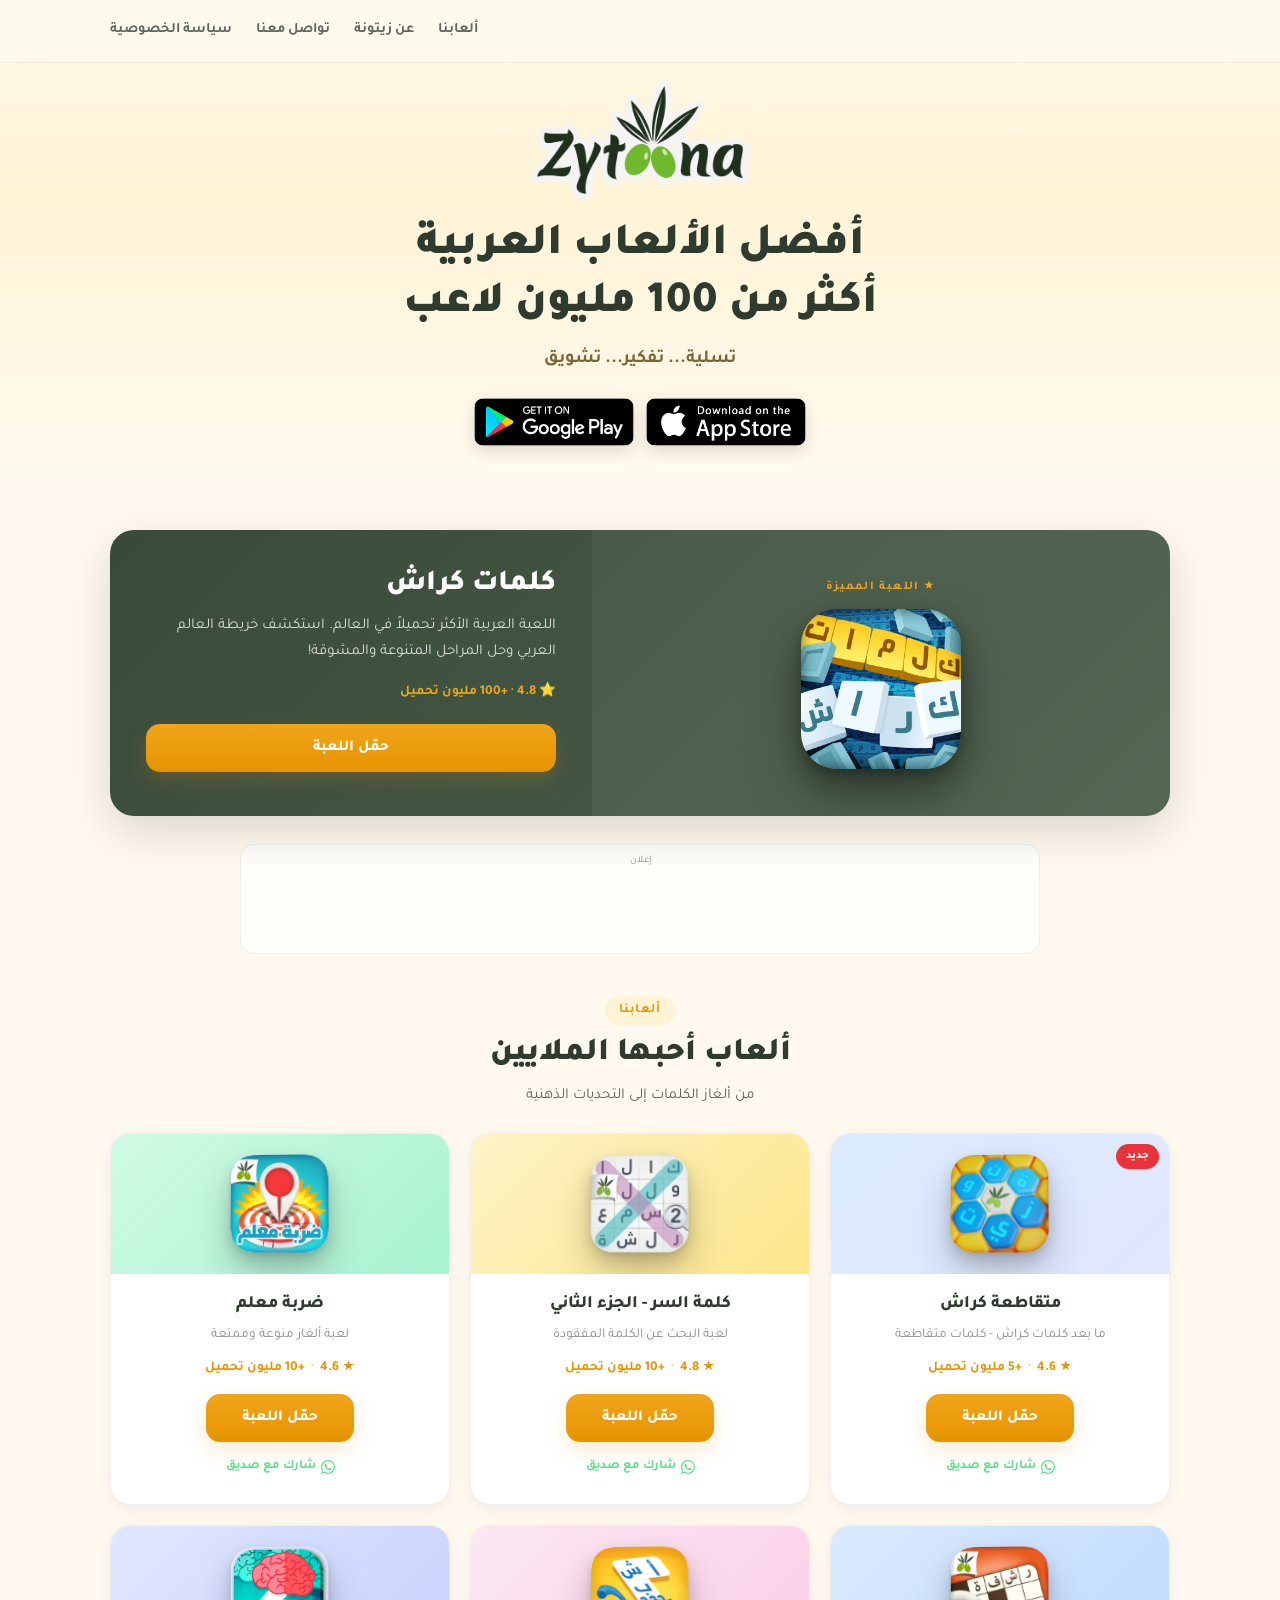
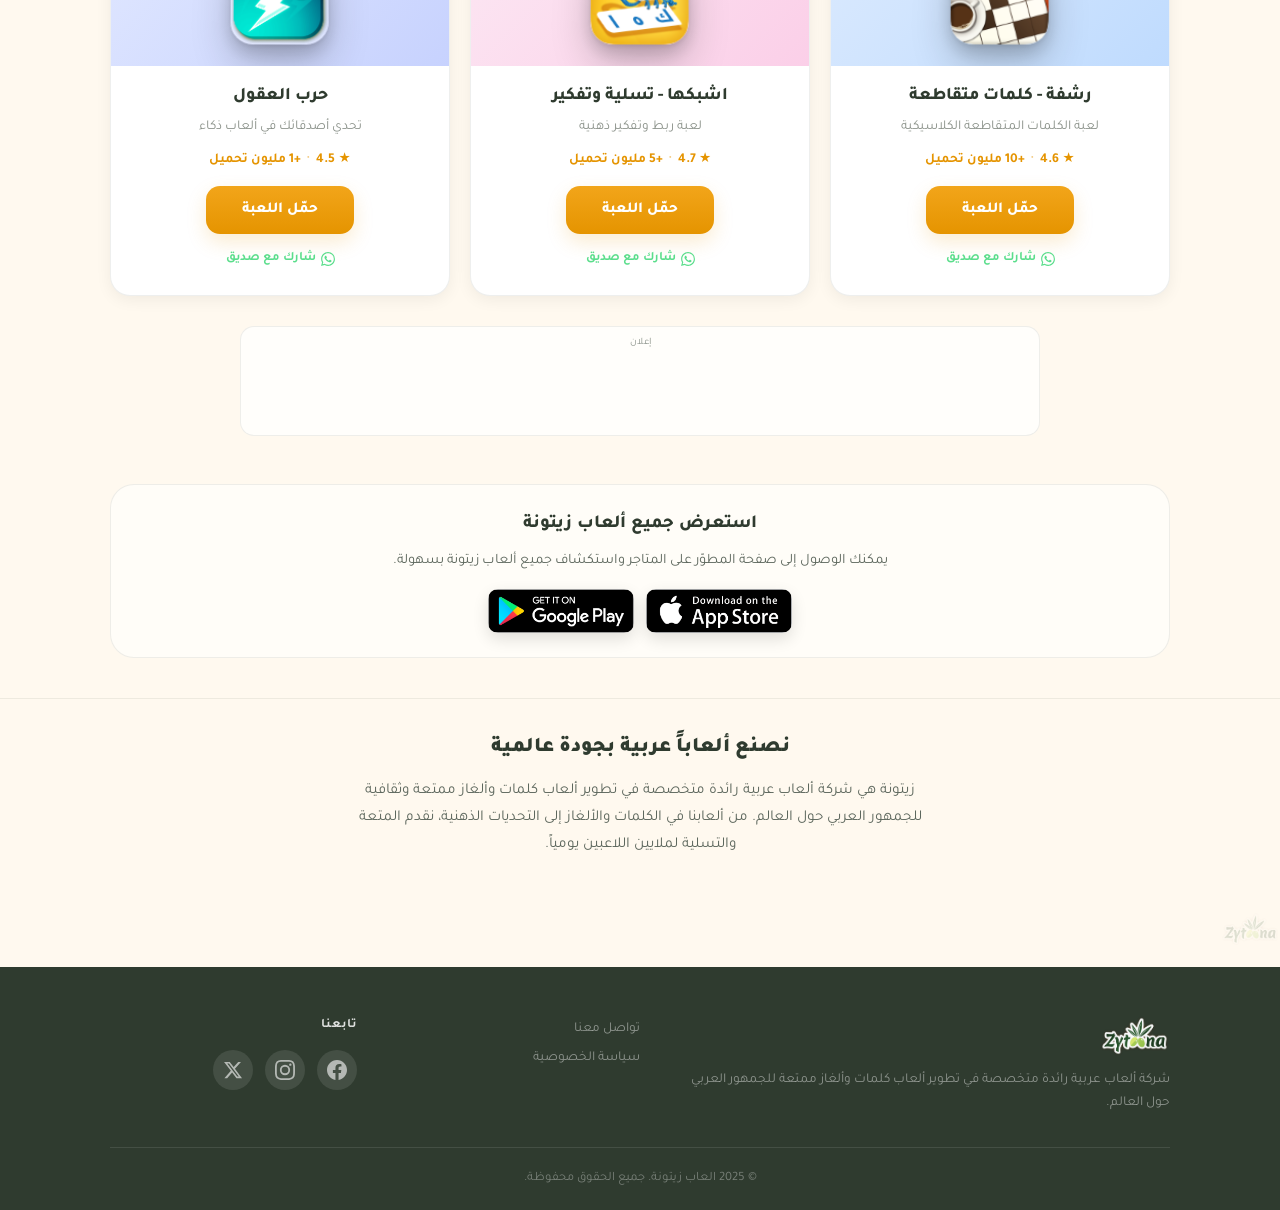
<file: index.html>
<!DOCTYPE html>
<html dir="rtl" lang="ar">
<head>
  <meta charset="UTF-8">
  <meta name="viewport" content="width=device-width, initial-scale=1.0">

  <!-- SEO: Title & Description -->
  <title>Zytoona Games العاب زيتونة - أفضل الألعاب العربية | العاب اندرويد وايفون</title>
  <meta name="description" content="العاب زيتونة - أفضل الألعاب العربية. تسلية، تفكير، تشويق. تحميل العاب ايفون واندرويد مجانية. أكثر من 100 مليون تحميل. Zytoona Games">
  <meta name="keywords" content="ألعاب عربية, كلمات كراش, ألعاب كلمات, ألغاز, ألعاب ذكاء, زيتونة, العاب اندرويد, العاب ايفون, العاب مجانية, Zytoona Games">
  <meta name="author" content="Zytoona Games">
  <meta name="theme-color" content="#fff9ef">

  <!-- SEO: Canonical & Verification -->
  <link rel="canonical" href="https://zytoona.com/">
  <meta name="google-site-verification" content="fR2EPzsPJ9nxbU-nr9KcH3HFmRQKnae9NxATAg1QdMg">

  <!-- SEO: Open Graph -->
  <meta property="og:type" content="website">
  <meta property="og:site_name" content="Zytoona Games - العاب زيتونة">
  <meta property="og:title" content="Zytoona Games العاب زيتونة - أفضل الألعاب العربية">
  <meta property="og:description" content="العاب زيتونة - أفضل الألعاب العربية. تسلية، تفكير، تشويق. تحميل العاب ايفون واندرويد مجانية. Zytoona Games">
  <meta property="og:image" content="https://zytoona.com/images/og_social.png">
  <meta property="og:url" content="https://zytoona.com/">

  <!-- SEO: Twitter/X Card -->
  <meta name="twitter:card" content="summary_large_image">
  <meta name="twitter:title" content="Zytoona Games العاب زيتونة - أفضل الألعاب العربية">
  <meta name="twitter:description" content="العاب زيتونة - أفضل الألعاب العربية. تسلية، تفكير، تشويق. تحميل العاب ايفون واندرويد مجانية.">
  <meta name="twitter:image" content="https://zytoona.com/images/og_social.png">

  <!-- SEO: Facebook -->
  <meta name="fb_admins_meta_tag" content="zytoonaGames">
  <meta property="fb:admins" content="zytoonaGames">

  <!-- SEO: Structured Data -->
  <script type="application/ld+json">
  {
    "@context": "https://schema.org",
    "@type": "Organization",
    "name": "Zytoona Games",
    "alternateName": "العاب زيتونة",
    "url": "https://zytoona.com/",
    "logo": "https://zytoona.com/images/logo_zytoona.png",
    "sameAs": [
      "https://www.facebook.com/zytoonaGames/",
      "https://www.instagram.com/zytoona.games/",
      "https://x.com/zytoonagames",
      "https://play.google.com/store/apps/developer?id=Zytoona",
      "https://apps.apple.com/developer/al-zytoona-entertainment-ltd/id1040152103"
    ]
  }
  </script>

  <!-- Favicons -->
  <link rel="icon" type="image/x-icon" href="/images/favicon.ico">
  <link rel="icon" type="image/png" sizes="32x32" href="/images/favicon-32.png">
  <link rel="icon" type="image/png" sizes="16x16" href="/images/favicon-16.png">
  <link rel="apple-touch-icon" sizes="64x64" href="/images/favicon.png">

  <!-- Fonts -->
  <link rel="preconnect" href="https://fonts.googleapis.com">
  <link rel="preconnect" href="https://fonts.gstatic.com" crossorigin>
  <link href="https://fonts.googleapis.com/css2?family=Inter:wght@400;500;600;700;800;900&family=Tajawal:wght@400;500;700;800;900&display=swap" rel="stylesheet">
  <link rel="stylesheet" href="/css/style.css?v=4">
  <!-- Google Analytics 4 -->
  <script async src="https://www.googletagmanager.com/gtag/js?id=G-6QT3NP9PSZ"></script>
  <script>
    window.dataLayer = window.dataLayer || [];
    function gtag(){dataLayer.push(arguments);}
    gtag('js', new Date());
    gtag('config', 'G-6QT3NP9PSZ');
  </script>

  <!-- Google AdSense Auto Ads -->
  <script async src="https://pagead2.googlesyndication.com/pagead/js/adsbygoogle.js?client=ca-pub-2296352381124224"
       crossorigin="anonymous"></script>
</head>
<body>
  <!-- NAVBAR -->
  <nav class="navbar">
    <div class="container">
      <div class="nav-logo">
        <img src="/images/logo_zytoona.png" alt="زيتونة" width="657" height="391">
      </div>
      <ul class="nav-links" id="navLinks">
        <li><a href="#games">ألعابنا</a></li>
        <li><a href="#about">عن زيتونة</a></li>
        <li><a href="/contact/">تواصل معنا</a></li>
        <li><a href="/privacy-policy/">سياسة الخصوصية</a></li>
      </ul>
      <button class="nav-toggle" id="navToggle" aria-label="تبديل القائمة" aria-controls="navLinks" aria-expanded="false">
        <span></span>
        <span></span>
        <span></span>
      </button>
    </div>
  </nav>

  <!-- HERO SECTION -->
  <section class="hero">
    <div class="container">
      <div class="hero-content">
        <div class="hero-visual">
          <img class="hero-brand" src="/images/header_zytoona.png" alt="العاب زيتونة" width="1024" height="563" fetchpriority="high">
        </div>

        <h1>أفضل الألعاب العربية<br>أكثر من 100 مليون لاعب</h1>
        <p class="hero-motto">تسلية... تفكير... تشويق</p>

        <div class="hero-stores">
          <a href="https://apps.apple.com/developer/al-zytoona-entertainment-ltd/id1040152103" class="store-badge" title="حمّل من App Store">
            <img src="/images/badge_apple.png" alt="App Store" width="531" height="159">
          </a>
          <a href="https://play.google.com/store/apps/developer?id=Zytoona" class="store-badge" title="حمّل من Google Play">
            <img src="/images/badge_google.png" alt="Google Play" width="531" height="160">
          </a>
        </div>

      </div>
    </div>
  </section>

  <!-- GAMES SECTION -->
  <section id="games" class="games-section">
    <div class="container">
      <!-- FEATURED GAME -->
      <div class="featured-card">
        <div class="featured-visual">
          <div class="featured-label-top">★ اللعبة المميزة</div>
          <img src="/images/icon_wc.png" alt="كلمات كراش" width="512" height="512">
        </div>
        <div class="featured-content">
          <h2>كلمات كراش</h2>
          <p>اللعبة العربية الأكثر تحميلاً في العالم. استكشف خريطة العالم العربي وحل المراحل المتنوعة والمشوقة!</p>
          <div class="featured-meta">⭐ 4.8 · +100 مليون تحميل</div>
          <a class="btn-download featured-btn" href="#" data-android="https://play.google.com/store/apps/details?id=com.zytoona.wordscrush" data-ios="https://apps.apple.com/us/app/words-crush-word-puzzle-game/id1530922357" data-cross-promo-link data-placement-id="homepage_featured_game" data-target-game="words_crush" data-creative-version="homepage_v1">حمّل اللعبة</a>
        </div>
      </div>

      <aside class="site-manual-ad site-manual-ad-after-featured" aria-label="إعلان">
        <span>إعلان</span>
        <ins class="adsbygoogle"
             style="display:block"
             data-ad-client="ca-pub-2296352381124224"
             data-ad-slot="2386181641"
             data-ad-format="horizontal"
             data-full-width-responsive="true"></ins>
        <script>(adsbygoogle = window.adsbygoogle || []).push({});</script>
      </aside>

      <div class="section-header">
        <span class="section-label">ألعابنا</span>
        <h2>ألعاب أحبها الملايين</h2>
        <p>من ألغاز الكلمات إلى التحديات الذهنية</p>
      </div>

      <div class="games-grid">
        <!-- Card 1: متقاطعة كراش -->
        <div class="game-card">
          <div class="game-card-image" style="background: linear-gradient(135deg, #dbeafe, #e0e7ff);">
            <img src="/images/icon_uncrossed.png" alt="متقاطعة كراش" loading="lazy" width="120" height="120">
            <span class="game-card-badge">جديد</span>
          </div>
          <div class="game-card-content">
            <h3>متقاطعة كراش</h3>
            <div class="subtitle">ما بعد كلمات كراش - كلمات متقاطعة</div>
            <div class="game-card-meta">
              <span class="rating">★ 4.6</span>
              <span class="separator">·</span>
              <span class="downloads">+5 مليون تحميل</span>
            </div>
            <a class="btn-download" href="#" data-android="https://play.google.com/store/apps/details?id=com.zytoona.uncrossed" data-ios="https://apps.apple.com/app/id6477771169" data-cross-promo-link data-placement-id="homepage_game_grid" data-target-game="uncrossed" data-creative-version="homepage_v1">حمّل اللعبة</a>
            <a class="share-button" href="https://wa.me/?text=%D8%AC%D8%B1%D8%A8+%D9%85%D8%AA%D9%82%D8%A7%D8%B7%D8%B9%D8%A9+%D9%83%D8%B1%D8%A7%D8%B4+%D8%A7%D9%84%D8%AC%D8%AF%D9%8A%D8%AF%D8%A9%D8%8C+%D8%AA%D8%AD%D8%AF%D9%8A+%D8%B0%D9%83%D9%8A+%D9%88%D9%85%D9%85%D8%AA%D8%B9%21+https%3A%2F%2Fzytoona.com" target="_blank" rel="noopener">
              <svg width="14" height="14" viewBox="0 0 24 24" fill="#25d366"><path d="M17.472 14.382c-.297-.149-1.758-.867-2.03-.967-.273-.099-.471-.148-.67.15-.197.297-.767.966-.94 1.164-.173.199-.347.223-.644.075-.297-.15-1.255-.463-2.39-1.475-.883-.788-1.48-1.761-1.653-2.059-.173-.297-.018-.458.13-.606.134-.133.298-.347.446-.52.149-.174.198-.298.298-.497.099-.198.05-.371-.025-.52-.075-.149-.669-1.612-.916-2.207-.242-.579-.487-.5-.669-.51-.173-.008-.371-.01-.57-.01-.198 0-.52.074-.792.372-.272.297-1.04 1.016-1.04 2.479 0 1.462 1.065 2.875 1.213 3.074.149.198 2.096 3.2 5.077 4.487.709.306 1.262.489 1.694.625.712.227 1.36.195 1.871.118.571-.085 1.758-.719 2.006-1.413.248-.694.248-1.289.173-1.413-.074-.124-.272-.198-.57-.347m-5.421 7.403h-.004a9.87 9.87 0 01-5.031-1.378l-.361-.214-3.741.982.998-3.648-.235-.374a9.86 9.86 0 01-1.51-5.26c.001-5.45 4.436-9.884 9.888-9.884 2.64 0 5.122 1.03 6.988 2.898a9.825 9.825 0 012.893 6.994c-.003 5.45-4.437 9.884-9.885 9.884m8.413-18.297A11.815 11.815 0 0012.05 0C5.495 0 .16 5.335.157 11.892c0 2.096.547 4.142 1.588 5.945L.057 24l6.305-1.654a11.882 11.882 0 005.683 1.448h.005c6.554 0 11.89-5.335 11.893-11.893a11.821 11.821 0 00-3.48-8.413z"/></svg>
              شارك مع صديق
            </a>
          </div>
        </div>

        <!-- Card 3: كلمة السر -->
        <div class="game-card">
          <div class="game-card-image" style="background: linear-gradient(135deg, #fef3c7, #fde68a);">
            <img src="/images/icon_lostword.png" alt="كلمة السر" loading="lazy" width="120" height="120">
          </div>
          <div class="game-card-content">
            <h3>كلمة السر - الجزء الثاني</h3>
            <div class="subtitle">لعبة البحث عن الكلمة المفقودة</div>
            <div class="game-card-meta">
              <span class="rating">★ 4.8</span>
              <span class="separator">·</span>
              <span class="downloads">+10 مليون تحميل</span>
            </div>
            <a class="btn-download" href="#" data-android="https://play.google.com/store/apps/details?id=com.zytoona.lostword2" data-ios="https://apps.apple.com/app/id1063063902" data-cross-promo-link data-placement-id="homepage_game_grid" data-target-game="lost_word" data-creative-version="homepage_v1">حمّل اللعبة</a>
            <a class="share-button" href="https://wa.me/?text=%D8%AC%D8%B1%D8%A8+%D9%84%D8%B9%D8%A8%D8%A9+%D9%83%D9%84%D9%85%D8%A9+%D8%A7%D9%84%D8%B3%D8%B1+%D9%85%D9%86+%D8%B2%D9%8A%D8%AA%D9%88%D9%86%D8%A9%21+https%3A%2F%2Fzytoona.com" target="_blank" rel="noopener">
              <svg width="14" height="14" viewBox="0 0 24 24" fill="#25d366"><path d="M17.472 14.382c-.297-.149-1.758-.867-2.03-.967-.273-.099-.471-.148-.67.15-.197.297-.767.966-.94 1.164-.173.199-.347.223-.644.075-.297-.15-1.255-.463-2.39-1.475-.883-.788-1.48-1.761-1.653-2.059-.173-.297-.018-.458.13-.606.134-.133.298-.347.446-.52.149-.174.198-.298.298-.497.099-.198.05-.371-.025-.52-.075-.149-.669-1.612-.916-2.207-.242-.579-.487-.5-.669-.51-.173-.008-.371-.01-.57-.01-.198 0-.52.074-.792.372-.272.297-1.04 1.016-1.04 2.479 0 1.462 1.065 2.875 1.213 3.074.149.198 2.096 3.2 5.077 4.487.709.306 1.262.489 1.694.625.712.227 1.36.195 1.871.118.571-.085 1.758-.719 2.006-1.413.248-.694.248-1.289.173-1.413-.074-.124-.272-.198-.57-.347m-5.421 7.403h-.004a9.87 9.87 0 01-5.031-1.378l-.361-.214-3.741.982.998-3.648-.235-.374a9.86 9.86 0 01-1.51-5.26c.001-5.45 4.436-9.884 9.888-9.884 2.64 0 5.122 1.03 6.988 2.898a9.825 9.825 0 012.893 6.994c-.003 5.45-4.437 9.884-9.885 9.884m8.413-18.297A11.815 11.815 0 0012.05 0C5.495 0 .16 5.335.157 11.892c0 2.096.547 4.142 1.588 5.945L.057 24l6.305-1.654a11.882 11.882 0 005.683 1.448h.005c6.554 0 11.89-5.335 11.893-11.893a11.821 11.821 0 00-3.48-8.413z"/></svg>
              شارك مع صديق
            </a>
          </div>
        </div>

        <!-- Card 4: ضربة معلم -->
        <div class="game-card">
          <div class="game-card-image" style="background: linear-gradient(135deg, #d1fae5, #a7f3d0);">
            <img src="/images/icon_oh.png" alt="ضربة معلم" loading="lazy" width="120" height="120">
          </div>
          <div class="game-card-content">
            <h3>ضربة معلم</h3>
            <div class="subtitle">لعبة ألغاز منوعة وممتعة</div>
            <div class="game-card-meta">
              <span class="rating">★ 4.6</span>
              <span class="separator">·</span>
              <span class="downloads">+10 مليون تحميل</span>
            </div>
            <a class="btn-download" href="#" data-android="https://play.google.com/store/apps/details?id=com.zytoona.onehit" data-ios="https://apps.apple.com/app/id1108811184" data-cross-promo-link data-placement-id="homepage_game_grid" data-target-game="one_hit" data-creative-version="homepage_v1">حمّل اللعبة</a>
            <a class="share-button" href="https://wa.me/?text=%D8%AC%D8%B1%D8%A8+%D9%84%D8%B9%D8%A8%D8%A9+%D8%B6%D8%B1%D8%A8%D8%A9+%D9%85%D8%B9%D9%84%D9%85+%D9%85%D9%86+%D8%B2%D9%8A%D8%AA%D9%88%D9%86%D8%A9%21+https%3A%2F%2Fzytoona.com" target="_blank" rel="noopener">
              <svg width="14" height="14" viewBox="0 0 24 24" fill="#25d366"><path d="M17.472 14.382c-.297-.149-1.758-.867-2.03-.967-.273-.099-.471-.148-.67.15-.197.297-.767.966-.94 1.164-.173.199-.347.223-.644.075-.297-.15-1.255-.463-2.39-1.475-.883-.788-1.48-1.761-1.653-2.059-.173-.297-.018-.458.13-.606.134-.133.298-.347.446-.52.149-.174.198-.298.298-.497.099-.198.05-.371-.025-.52-.075-.149-.669-1.612-.916-2.207-.242-.579-.487-.5-.669-.51-.173-.008-.371-.01-.57-.01-.198 0-.52.074-.792.372-.272.297-1.04 1.016-1.04 2.479 0 1.462 1.065 2.875 1.213 3.074.149.198 2.096 3.2 5.077 4.487.709.306 1.262.489 1.694.625.712.227 1.36.195 1.871.118.571-.085 1.758-.719 2.006-1.413.248-.694.248-1.289.173-1.413-.074-.124-.272-.198-.57-.347m-5.421 7.403h-.004a9.87 9.87 0 01-5.031-1.378l-.361-.214-3.741.982.998-3.648-.235-.374a9.86 9.86 0 01-1.51-5.26c.001-5.45 4.436-9.884 9.888-9.884 2.64 0 5.122 1.03 6.988 2.898a9.825 9.825 0 012.893 6.994c-.003 5.45-4.437 9.884-9.885 9.884m8.413-18.297A11.815 11.815 0 0012.05 0C5.495 0 .16 5.335.157 11.892c0 2.096.547 4.142 1.588 5.945L.057 24l6.305-1.654a11.882 11.882 0 005.683 1.448h.005c6.554 0 11.89-5.335 11.893-11.893a11.821 11.821 0 00-3.48-8.413z"/></svg>
              شارك مع صديق
            </a>
          </div>
        </div>

        <!-- Card 5: رشفة -->
        <div class="game-card">
          <div class="game-card-image" style="background: linear-gradient(135deg, #dbeafe, #bfdbfe);">
            <img src="/images/icon_rashfa.png" alt="رشفة" loading="lazy" width="120" height="120">
          </div>
          <div class="game-card-content">
            <h3>رشفة - كلمات متقاطعة</h3>
            <div class="subtitle">لعبة الكلمات المتقاطعة الكلاسيكية</div>
            <div class="game-card-meta">
              <span class="rating">★ 4.6</span>
              <span class="separator">·</span>
              <span class="downloads">+10 مليون تحميل</span>
            </div>
            <a class="btn-download" href="#" data-android="https://play.google.com/store/apps/details?id=com.zytoona.rashfa" data-ios="https://apps.apple.com/app/id1050833737" data-cross-promo-link data-placement-id="homepage_game_grid" data-target-game="rashfa" data-creative-version="homepage_v1">حمّل اللعبة</a>
            <a class="share-button" href="https://wa.me/?text=%D8%AC%D8%B1%D8%A8+%D9%84%D8%B9%D8%A8%D8%A9+%D8%B1%D8%B4%D9%81%D8%A9+%D9%85%D9%86+%D8%B2%D9%8A%D8%AA%D9%88%D9%86%D8%A9%21+https%3A%2F%2Fzytoona.com" target="_blank" rel="noopener">
              <svg width="14" height="14" viewBox="0 0 24 24" fill="#25d366"><path d="M17.472 14.382c-.297-.149-1.758-.867-2.03-.967-.273-.099-.471-.148-.67.15-.197.297-.767.966-.94 1.164-.173.199-.347.223-.644.075-.297-.15-1.255-.463-2.39-1.475-.883-.788-1.48-1.761-1.653-2.059-.173-.297-.018-.458.13-.606.134-.133.298-.347.446-.52.149-.174.198-.298.298-.497.099-.198.05-.371-.025-.52-.075-.149-.669-1.612-.916-2.207-.242-.579-.487-.5-.669-.51-.173-.008-.371-.01-.57-.01-.198 0-.52.074-.792.372-.272.297-1.04 1.016-1.04 2.479 0 1.462 1.065 2.875 1.213 3.074.149.198 2.096 3.2 5.077 4.487.709.306 1.262.489 1.694.625.712.227 1.36.195 1.871.118.571-.085 1.758-.719 2.006-1.413.248-.694.248-1.289.173-1.413-.074-.124-.272-.198-.57-.347m-5.421 7.403h-.004a9.87 9.87 0 01-5.031-1.378l-.361-.214-3.741.982.998-3.648-.235-.374a9.86 9.86 0 01-1.51-5.26c.001-5.45 4.436-9.884 9.888-9.884 2.64 0 5.122 1.03 6.988 2.898a9.825 9.825 0 012.893 6.994c-.003 5.45-4.437 9.884-9.885 9.884m8.413-18.297A11.815 11.815 0 0012.05 0C5.495 0 .16 5.335.157 11.892c0 2.096.547 4.142 1.588 5.945L.057 24l6.305-1.654a11.882 11.882 0 005.683 1.448h.005c6.554 0 11.89-5.335 11.893-11.893a11.821 11.821 0 00-3.48-8.413z"/></svg>
              شارك مع صديق
            </a>
          </div>
        </div>

        <!-- Card 6: اشبكها -->
        <div class="game-card">
          <div class="game-card-image" style="background: linear-gradient(135deg, #fce7f3, #fbcfe8);">
            <img src="/images/icon_ashbekha.png" alt="اشبكها" loading="lazy" width="120" height="120">
          </div>
          <div class="game-card-content">
            <h3>اشبكها - تسلية وتفكير</h3>
            <div class="subtitle">لعبة ربط وتفكير ذهنية</div>
            <div class="game-card-meta">
              <span class="rating">★ 4.7</span>
              <span class="separator">·</span>
              <span class="downloads">+5 مليون تحميل</span>
            </div>
            <a class="btn-download" href="#" data-android="https://play.google.com/store/apps/details?id=com.zytoona.robonza" data-ios="https://apps.apple.com/app/id1150867693" data-cross-promo-link data-placement-id="homepage_game_grid" data-target-game="ashbekha" data-creative-version="homepage_v1">حمّل اللعبة</a>
            <a class="share-button" href="https://wa.me/?text=%D8%AC%D8%B1%D8%A8+%D9%84%D8%B9%D8%A8%D8%A9+%D8%A7%D8%B4%D8%A8%D9%83%D9%87%D8%A7+%D9%85%D9%86+%D8%B2%D9%8A%D8%AA%D9%88%D9%86%D8%A9%21+https%3A%2F%2Fzytoona.com" target="_blank" rel="noopener">
              <svg width="14" height="14" viewBox="0 0 24 24" fill="#25d366"><path d="M17.472 14.382c-.297-.149-1.758-.867-2.03-.967-.273-.099-.471-.148-.67.15-.197.297-.767.966-.94 1.164-.173.199-.347.223-.644.075-.297-.15-1.255-.463-2.39-1.475-.883-.788-1.48-1.761-1.653-2.059-.173-.297-.018-.458.13-.606.134-.133.298-.347.446-.52.149-.174.198-.298.298-.497.099-.198.05-.371-.025-.52-.075-.149-.669-1.612-.916-2.207-.242-.579-.487-.5-.669-.51-.173-.008-.371-.01-.57-.01-.198 0-.52.074-.792.372-.272.297-1.04 1.016-1.04 2.479 0 1.462 1.065 2.875 1.213 3.074.149.198 2.096 3.2 5.077 4.487.709.306 1.262.489 1.694.625.712.227 1.36.195 1.871.118.571-.085 1.758-.719 2.006-1.413.248-.694.248-1.289.173-1.413-.074-.124-.272-.198-.57-.347m-5.421 7.403h-.004a9.87 9.87 0 01-5.031-1.378l-.361-.214-3.741.982.998-3.648-.235-.374a9.86 9.86 0 01-1.51-5.26c.001-5.45 4.436-9.884 9.888-9.884 2.64 0 5.122 1.03 6.988 2.898a9.825 9.825 0 012.893 6.994c-.003 5.45-4.437 9.884-9.885 9.884m8.413-18.297A11.815 11.815 0 0012.05 0C5.495 0 .16 5.335.157 11.892c0 2.096.547 4.142 1.588 5.945L.057 24l6.305-1.654a11.882 11.882 0 005.683 1.448h.005c6.554 0 11.89-5.335 11.893-11.893a11.821 11.821 0 00-3.48-8.413z"/></svg>
              شارك مع صديق
            </a>
          </div>
        </div>

        <!-- Card 7: حرب العقول -->
        <div class="game-card">
          <div class="game-card-image" style="background: linear-gradient(135deg, #e0e7ff, #c7d2fe);">
            <img src="/images/icon_bb.png" alt="حرب العقول" loading="lazy" width="120" height="120">
          </div>
          <div class="game-card-content">
            <h3>حرب العقول</h3>
            <div class="subtitle">تحدي أصدقائك في ألعاب ذكاء</div>
            <div class="game-card-meta">
              <span class="rating">★ 4.5</span>
              <span class="separator">·</span>
              <span class="downloads">+1 مليون تحميل</span>
            </div>
            <a class="btn-download" href="#" data-android="" data-ios="https://apps.apple.com/us/app/%D8%AA%D8%AD%D8%AF%D9%8A-%D8%A7%D9%84%D8%B9%D9%82%D9%88%D9%84-%D8%A7%D9%84%D8%B9%D8%A8-%D9%85%D8%B9-%D8%A7%D9%84%D8%A7%D8%B5%D8%AF%D9%82%D8%A7%D8%A1/id1197870807" data-cross-promo-link data-placement-id="homepage_game_grid" data-target-game="brain_battle" data-creative-version="homepage_v1">حمّل اللعبة</a>
            <a class="share-button" href="https://wa.me/?text=%D8%AC%D8%B1%D8%A8+%D9%84%D8%B9%D8%A8%D8%A9+%D8%AD%D8%B1%D8%A8+%D8%A7%D9%84%D8%B9%D9%82%D9%88%D9%84+%D9%85%D9%86+%D8%B2%D9%8A%D8%AA%D9%88%D9%86%D8%A9%21+https%3A%2F%2Fzytoona.com" target="_blank" rel="noopener">
              <svg width="14" height="14" viewBox="0 0 24 24" fill="#25d366"><path d="M17.472 14.382c-.297-.149-1.758-.867-2.03-.967-.273-.099-.471-.148-.67.15-.197.297-.767.966-.94 1.164-.173.199-.347.223-.644.075-.297-.15-1.255-.463-2.39-1.475-.883-.788-1.48-1.761-1.653-2.059-.173-.297-.018-.458.13-.606.134-.133.298-.347.446-.52.149-.174.198-.298.298-.497.099-.198.05-.371-.025-.52-.075-.149-.669-1.612-.916-2.207-.242-.579-.487-.5-.669-.51-.173-.008-.371-.01-.57-.01-.198 0-.52.074-.792.372-.272.297-1.04 1.016-1.04 2.479 0 1.462 1.065 2.875 1.213 3.074.149.198 2.096 3.2 5.077 4.487.709.306 1.262.489 1.694.625.712.227 1.36.195 1.871.118.571-.085 1.758-.719 2.006-1.413.248-.694.248-1.289.173-1.413-.074-.124-.272-.198-.57-.347m-5.421 7.403h-.004a9.87 9.87 0 01-5.031-1.378l-.361-.214-3.741.982.998-3.648-.235-.374a9.86 9.86 0 01-1.51-5.26c.001-5.45 4.436-9.884 9.888-9.884 2.64 0 5.122 1.03 6.988 2.898a9.825 9.825 0 012.893 6.994c-.003 5.45-4.437 9.884-9.885 9.884m8.413-18.297A11.815 11.815 0 0012.05 0C5.495 0 .16 5.335.157 11.892c0 2.096.547 4.142 1.588 5.945L.057 24l6.305-1.654a11.882 11.882 0 005.683 1.448h.005c6.554 0 11.89-5.335 11.893-11.893a11.821 11.821 0 00-3.48-8.413z"/></svg>
              شارك مع صديق
            </a>
          </div>
        </div>
      </div>

      <aside class="site-manual-ad site-manual-ad-after-grid" aria-label="إعلان">
        <span>إعلان</span>
        <ins class="adsbygoogle"
             style="display:block"
             data-ad-client="ca-pub-2296352381124224"
             data-ad-slot="1187866227"
             data-ad-format="horizontal"
             data-full-width-responsive="true"></ins>
        <script>(adsbygoogle = window.adsbygoogle || []).push({});</script>
      </aside>
    </div>
  </section>

  <!-- ALL GAMES LINKS -->
  <section class="all-games-section">
    <div class="container">
      <div class="all-games-card">
        <h3>استعرض جميع ألعاب زيتونة</h3>
        <p>يمكنك الوصول إلى صفحة المطوّر على المتاجر واستكشاف جميع ألعاب زيتونة بسهولة.</p>
        <div class="all-games-stores">
          <a href="https://apps.apple.com/developer/al-zytoona-entertainment-ltd/id1040152103" class="store-badge" target="_blank" rel="noopener">
            <img src="/images/badge_apple.png" alt="App Store" loading="lazy" decoding="async" width="531" height="159">
          </a>
          <a href="https://play.google.com/store/apps/developer?id=Zytoona" class="store-badge" target="_blank" rel="noopener">
            <img src="/images/badge_google.png" alt="Google Play" loading="lazy" decoding="async" width="531" height="160">
          </a>
        </div>
      </div>
    </div>
  </section>

  <!-- ABOUT SECTION (compact, at bottom) -->
  <section id="about" class="about-section">
    <div class="container">
      <div class="about-content">
        <h2>نصنع ألعاباً عربية بجودة عالمية</h2>
        <p>زيتونة هي شركة ألعاب عربية رائدة متخصصة في تطوير ألعاب كلمات وألغاز ممتعة وثقافية للجمهور العربي حول العالم. من ألعابنا في الكلمات والألغاز إلى التحديات الذهنية، نقدم المتعة والتسلية لملايين اللاعبين يومياً.</p>
      </div>
    </div>
  </section>

  <div class="section-divider">
    <img src="/images/logo_zytoona.png" alt="" class="divider-olive" loading="lazy" decoding="async" width="657" height="391">
  </div>

  <!-- FOOTER -->
  <footer class="footer">
    <div class="container">
      <div class="footer-grid">
        <div class="footer-brand">
          <div class="footer-logo">
            <img src="/images/logo_zytoona.png" alt="العاب زيتونة" loading="lazy" decoding="async" width="657" height="391">
          </div>
          <p>شركة ألعاب عربية رائدة متخصصة في تطوير ألعاب كلمات وألغاز ممتعة للجمهور العربي حول العالم.</p>
        </div>
        <div class="footer-col">
          <a href="/contact/">تواصل معنا</a>
          <a href="/privacy-policy/">سياسة الخصوصية</a>
        </div>
        <div class="footer-col">
          <h4>تابعنا</h4>
          <div class="footer-social-col">
            <a href="https://www.facebook.com/zytoonaGames/" title="Facebook" target="_blank" rel="noopener">
              <svg viewBox="0 0 24 24" fill="currentColor"><path d="M24 12.073c0-6.627-5.373-12-12-12s-12 5.373-12 12c0 5.99 4.388 10.954 10.125 11.854v-8.385H7.078v-3.47h3.047V9.43c0-3.007 1.792-4.669 4.533-4.669 1.312 0 2.686.235 2.686.235v2.953H15.83c-1.491 0-1.956.925-1.956 1.874v2.25h3.328l-.532 3.47h-2.796v8.385C19.612 23.027 24 18.062 24 12.073z"/></svg>
            </a>
            <a href="https://www.instagram.com/zytoona.games/" title="Instagram" target="_blank" rel="noopener">
              <svg viewBox="0 0 24 24" fill="currentColor"><path d="M12 2.163c3.204 0 3.584.012 4.85.07 3.252.148 4.771 1.691 4.919 4.919.058 1.265.069 1.645.069 4.849 0 3.205-.012 3.584-.069 4.849-.149 3.225-1.664 4.771-4.919 4.919-1.266.058-1.644.07-4.85.07-3.204 0-3.584-.012-4.849-.07-3.26-.149-4.771-1.699-4.919-4.92-.058-1.265-.07-1.644-.07-4.849 0-3.204.013-3.583.07-4.849.149-3.227 1.664-4.771 4.919-4.919 1.266-.057 1.645-.069 4.849-.069zM12 0C8.741 0 8.333.014 7.053.072 2.695.272.273 2.69.073 7.052.014 8.333 0 8.741 0 12c0 3.259.014 3.668.072 4.948.2 4.358 2.618 6.78 6.98 6.98C8.333 23.986 8.741 24 12 24c3.259 0 3.668-.014 4.948-.072 4.354-.2 6.782-2.618 6.979-6.98.059-1.28.073-1.689.073-4.948 0-3.259-.014-3.667-.072-4.947-.196-4.354-2.617-6.78-6.979-6.98C15.668.014 15.259 0 12 0zm0 5.838a6.162 6.162 0 100 12.324 6.162 6.162 0 000-12.324zM12 16a4 4 0 110-8 4 4 0 010 8zm6.406-11.845a1.44 1.44 0 100 2.881 1.44 1.44 0 000-2.881z"/></svg>
            </a>
            <a href="https://x.com/zytoonagames" title="X" target="_blank" rel="noopener">
              <svg viewBox="0 0 24 24" fill="currentColor"><path d="M18.244 2.25h3.308l-7.227 8.26 8.502 11.24H16.17l-5.214-6.817L4.99 21.75H1.68l7.73-8.835L1.254 2.25H8.08l4.713 6.231zm-1.161 17.52h1.833L7.084 4.126H5.117z"/></svg>
            </a>
          </div>
        </div>
      </div>
      <div class="footer-bottom">
        <p>&copy; 2025 العاب زيتونة. جميع الحقوق محفوظة.</p>
      </div>
    </div>
  </footer>

  <script src="/js/main.js"></script>
  <script src="/js/site-cross-promo.js?v=5"></script>
</body>
</html>
</file>
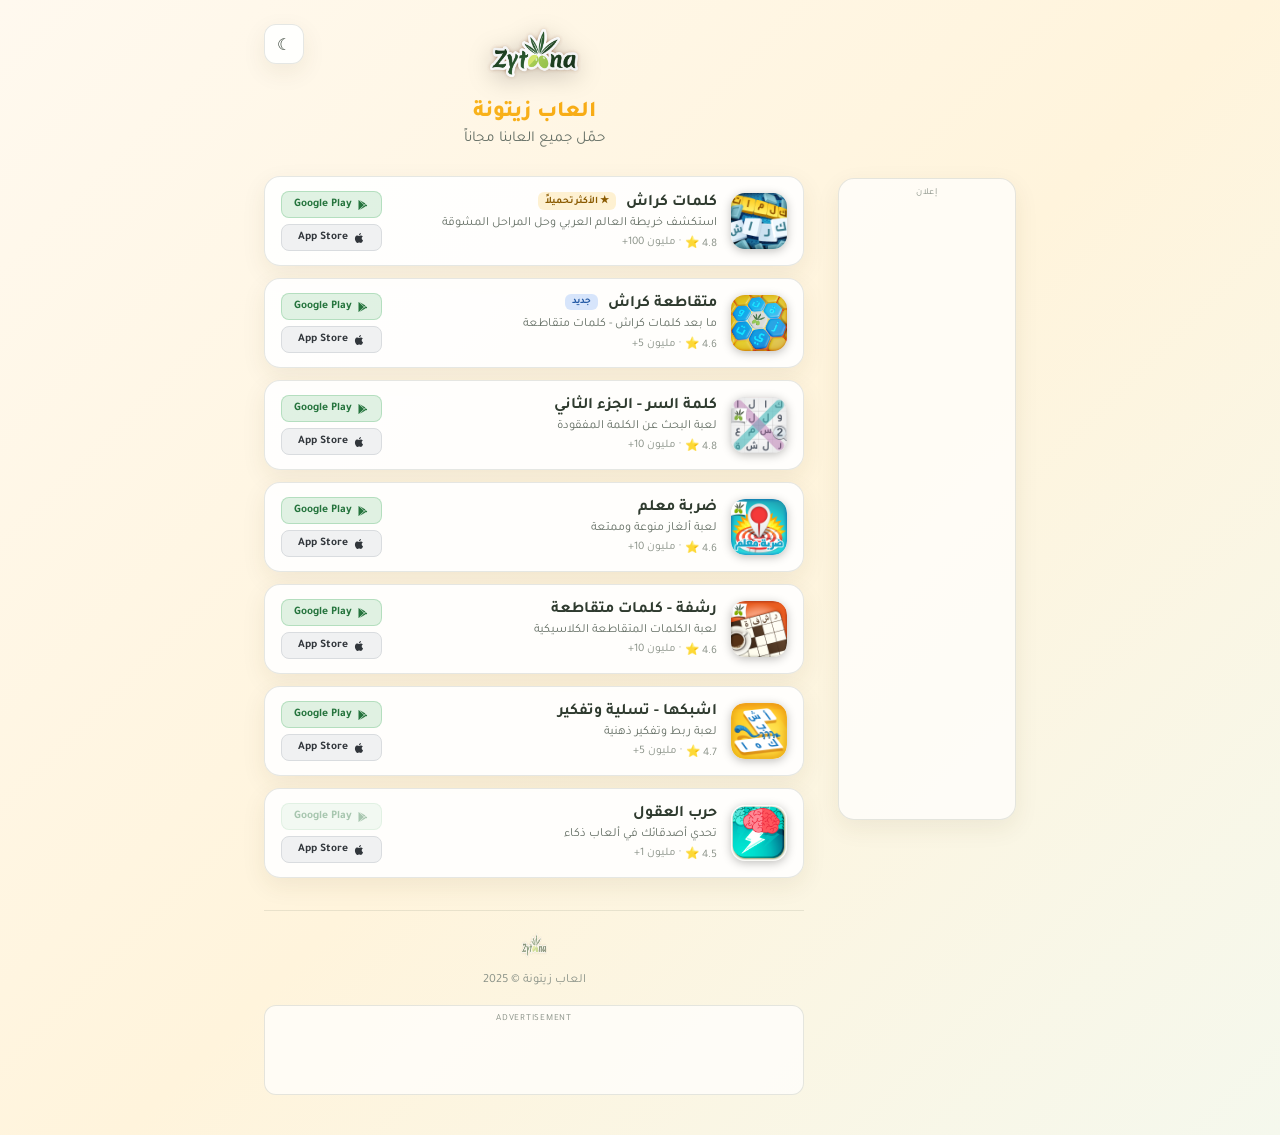
<file: campaign/index.html>
<!DOCTYPE html>
<html lang="ar" dir="rtl" data-theme="light">
<head>
    <meta charset="UTF-8">
    <meta name="viewport" content="width=device-width, initial-scale=1.0">
    <meta name="description" content="حمّل جميع العاب زيتونة مجاناً">
    <meta name="robots" content="index, follow">
    <link rel="canonical" href="https://zytoona.com/campaign/">
    <title>حمّل جميع العاب زيتونة</title>
    <link rel="preconnect" href="https://fonts.googleapis.com">
    <link rel="preconnect" href="https://fonts.gstatic.com" crossorigin>
    <link href="https://fonts.googleapis.com/css2?family=Tajawal:wght@400;500;700;800&display=swap" rel="stylesheet">
    <script>
      try {
        var savedCampaignTheme = localStorage.getItem('zytoona_campaign_theme');
        if (savedCampaignTheme === 'dark' || savedCampaignTheme === 'light') {
          document.documentElement.dataset.theme = savedCampaignTheme;
        }
      } catch (error) {}
    </script>
    <!-- Google Analytics 4 -->
    <script async src="https://www.googletagmanager.com/gtag/js?id=G-6QT3NP9PSZ"></script>
    <script>
      window.dataLayer = window.dataLayer || [];
      function gtag(){dataLayer.push(arguments);}
      gtag('js', new Date());
      gtag('config', 'G-6QT3NP9PSZ');
    </script>
    <style>
        *, *::before, *::after { box-sizing: border-box; margin: 0; padding: 0; }
        :root {
            color-scheme: light;
            --page-bg: linear-gradient(135deg, #fff9ef 0%, #fff4dc 52%, #f5f8ed 100%);
            --text: #2f3b2f;
            --text-soft: #667066;
            --text-muted: #8a9288;
            --card: rgba(255,255,255,0.9);
            --card-border: rgba(47,59,47,0.12);
            --card-active: #fffaf0;
            --rule: rgba(47,59,47,0.1);
            --ad-bg: rgba(255,255,255,0.7);
            --shadow: 0 8px 24px rgba(73, 58, 29, 0.08);
            --apple-bg: #f0f1f2;
            --apple-text: #31363b;
            --apple-border: #d9dcdf;
            --google-text: #25743d;
            --badge-new-text: #245aa5;
            --badge-star-text: #8a5a00;
        }
        :root[data-theme="dark"] {
            color-scheme: dark;
            --page-bg: linear-gradient(135deg, #0a1628 0%, #132042 50%, #0e1a35 100%);
            --text: #f1f5f9;
            --text-soft: #aebbd0;
            --text-muted: #8391a6;
            --card: rgba(255,255,255,0.06);
            --card-border: rgba(255,255,255,0.08);
            --card-active: rgba(255,255,255,0.1);
            --rule: rgba(255,255,255,0.08);
            --ad-bg: rgba(255,255,255,0.035);
            --shadow: 0 8px 24px rgba(0,0,0,0.12);
            --apple-bg: rgba(148, 163, 184, 0.1);
            --apple-text: #dce3ec;
            --apple-border: rgba(148, 163, 184, 0.2);
            --google-text: #4ade80;
            --badge-new-text: #60a5fa;
            --badge-star-text: #fbbf24;
        }
        body {
            font-family: 'Tajawal', sans-serif;
            background: var(--page-bg);
            color: var(--text);
            min-height: 100vh;
            padding: 24px 16px 40px;
            transition: background 0.25s ease, color 0.25s ease;
        }
        .campaign-wrap {
            max-width: 540px;
            margin: 0 auto;
        }
        .campaign-layout {
            min-width: 0;
        }

        /* Header */
        .campaign-header {
            position: relative;
            text-align: center;
            margin-bottom: 28px;
        }
        .theme-toggle {
            position: absolute;
            inset-inline-end: 0;
            top: 0;
            width: 40px;
            height: 40px;
            border: 1px solid var(--card-border);
            border-radius: 12px;
            background: var(--card);
            color: var(--text);
            box-shadow: var(--shadow);
            cursor: pointer;
            font-size: 1rem;
        }
        .theme-toggle:focus-visible {
            outline: 3px solid #e59400;
            outline-offset: 3px;
        }
        .campaign-logo {
            width: 98px;
            height: auto;
            margin: 0 auto 10px;
            border-radius: 0;
            object-fit: contain;
            filter: drop-shadow(0 5px 12px rgba(0,0,0,0.2));
        }
        .campaign-header h1 {
            font-size: 1.4rem;
            font-weight: 800;
            margin-bottom: 4px;
            background: linear-gradient(135deg, #fbbf24, #f59e0b);
            -webkit-background-clip: text;
            -webkit-text-fill-color: transparent;
            background-clip: text;
        }
        .campaign-subtitle {
            font-size: 0.95rem;
            color: var(--text-soft);
        }

        /* Game list */
        .game-list {
            display: flex;
            flex-direction: column;
            gap: 12px;
        }
        .game-row {
            display: flex;
            align-items: center;
            gap: 14px;
            background: var(--card);
            border: 1px solid var(--card-border);
            border-radius: 16px;
            padding: 14px 16px;
            transition: background 0.2s, transform 0.2s;
            box-shadow: var(--shadow);
        }
        .game-row:active {
            transform: scale(0.98);
            background: var(--card-active);
        }
        .game-icon {
            width: 56px;
            height: 56px;
            border-radius: 14px;
            flex-shrink: 0;
            box-shadow: 0 2px 10px rgba(0,0,0,0.25);
        }
        .game-info {
            flex: 1;
            min-width: 0;
        }
        .game-name {
            font-size: 1rem;
            font-weight: 700;
            margin-bottom: 2px;
            color: var(--text);
        }
        .game-desc {
            font-size: 0.78rem;
            color: var(--text-soft);
            line-height: 1.3;
        }
        .game-meta {
            display: flex;
            align-items: center;
            gap: 4px;
            font-size: 0.72rem;
            color: var(--text-muted);
            margin-top: 4px;
            direction: ltr;
            justify-content: flex-end;
        }
        .game-meta .sep { color: var(--text-muted); }

        /* Store buttons */
        .store-btns {
            display: flex;
            flex-direction: column;
            gap: 6px;
            flex-shrink: 0;
        }
        .store-btn {
            display: flex;
            align-items: center;
            justify-content: center;
            gap: 5px;
            text-decoration: none;
            font-size: 0.72rem;
            font-weight: 600;
            padding: 6px 12px;
            border-radius: 8px;
            white-space: nowrap;
            transition: opacity 0.2s;
        }
        .store-btn:active { opacity: 0.7; }
        .store-btn svg { flex-shrink: 0; }
        .btn-gplay {
            background: rgba(52, 168, 83, 0.15);
            color: var(--google-text);
            border: 1px solid rgba(52, 168, 83, 0.25);
        }
        .btn-apple {
            background: var(--apple-bg);
            color: var(--apple-text);
            border: 1px solid var(--apple-border);
        }

        /* Badge */
        .game-badge {
            display: inline-block;
            font-size: 0.62rem;
            font-weight: 700;
            padding: 2px 7px;
            border-radius: 6px;
            margin-inline-start: 6px;
            vertical-align: middle;
        }
        .badge-new {
            background: rgba(59, 130, 246, 0.2);
            color: var(--badge-new-text);
        }
        .badge-star {
            background: rgba(251, 191, 36, 0.2);
            color: var(--badge-star-text);
        }

        /* Footer note */
        .campaign-footer {
            text-align: center;
            margin-top: 32px;
            padding-top: 20px;
            border-top: 1px solid var(--rule);
        }
        .campaign-footer p {
            font-size: 0.78rem;
            color: var(--text-muted);
        }
        .campaign-footer img {
            width: 28px;
            height: 28px;
            border-radius: 7px;
            margin-bottom: 6px;
            opacity: 0.5;
        }
        .campaign-ad {
            min-height: 90px;
            margin-top: 18px;
            padding: 7px;
            overflow: hidden;
            border: 1px solid var(--card-border);
            border-radius: 12px;
            background: var(--ad-bg);
            text-align: center;
        }
        .campaign-ad > span {
            display: block;
            margin-bottom: 3px;
            color: var(--text-muted);
            font-size: 0.58rem;
            letter-spacing: 0.08em;
            text-transform: uppercase;
        }
        .campaign-ad .adsbygoogle {
            width: 100% !important;
            min-width: 0 !important;
            max-width: 100% !important;
        }
        .smart-side-ad {
            display: none;
        }
        @media (min-width: 1280px) {
            .campaign-layout {
                display: grid;
                grid-template-columns: minmax(0, 540px) 178px;
                align-items: start;
                justify-content: center;
                gap: 34px;
                max-width: 790px;
                margin: 0 auto;
                direction: ltr;
            }
            .campaign-wrap {
                width: 100%;
                direction: rtl;
            }
            .smart-side-ad {
                display: block;
                width: 178px;
                min-height: 622px;
                margin-top: 154px;
                padding: 8px;
                overflow: hidden;
                border: 1px solid var(--card-border);
                border-radius: 16px;
                background: var(--ad-bg);
                box-shadow: var(--shadow);
                text-align: center;
                opacity: 0.72;
                transform: translateY(6px);
                transition: opacity 0.24s ease, transform 0.24s ease;
            }
            .smart-side-ad.is-requested {
                opacity: 1;
                transform: none;
            }
            .smart-side-ad > span {
                display: block;
                margin-bottom: 5px;
                color: var(--text-muted);
                font-size: 0.58rem;
                letter-spacing: 0.08em;
                text-transform: uppercase;
            }
        }
    </style>
  <!-- Google AdSense Auto Ads -->
  <script async src="https://pagead2.googlesyndication.com/pagead/js/adsbygoogle.js?client=ca-pub-2296352381124224"
       crossorigin="anonymous"></script>
</head>
<body>
    <div class="campaign-layout">
      <div class="campaign-wrap">
        <div class="campaign-header">
            <button class="theme-toggle" id="themeToggle" type="button" aria-label="تفعيل الوضع الداكن" title="تبديل المظهر">☾</button>
            <img src="/images/logo_zytoona.png" alt="زيتونة" class="campaign-logo" width="657" height="391">
            <h1>العاب زيتونة</h1>
            <p class="campaign-subtitle">حمّل جميع العابنا مجاناً</p>
        </div>

        <div class="game-list">

            <!-- 1. كلمات كراش -->
            <div class="game-row">
                <img src="/images/icon_wc.png" alt="كلمات كراش" class="game-icon" loading="lazy" decoding="async" width="512" height="512">
                <div class="game-info">
                    <div class="game-name">كلمات كراش <span class="game-badge badge-star">★ الأكثر تحميلاً</span></div>
                    <div class="game-desc">استكشف خريطة العالم العربي وحل المراحل المشوقة</div>
                    <div class="game-meta"><span>+100 مليون</span><span class="sep">·</span><span>⭐ 4.8</span></div>
                </div>
                <div class="store-btns">
                    <a href="https://play.google.com/store/apps/details?id=com.zytoona.wordscrush" class="store-btn btn-gplay" target="_blank" rel="noopener" data-cross-promo-link data-placement-id="campaign_game_list" data-target-game="words_crush" data-store="google_play" data-creative-version="campaign_v1">
                        <svg width="12" height="12" viewBox="0 0 24 24" fill="currentColor"><path d="M3.609 1.814L13.792 12 3.61 22.186a.996.996 0 01-.61-.92V2.734a1 1 0 01.609-.92zm10.89 10.893l2.302 2.302-10.937 6.333 8.635-8.635zm3.199-1.707l2.108 1.218a1 1 0 010 1.564l-2.108 1.218-2.533-2.533 2.533-2.467zM5.864 2.658L16.8 8.99l-2.302 2.302-8.634-8.634z"/></svg>
                        Google Play
                    </a>
                    <a href="https://apps.apple.com/us/app/words-crush-word-puzzle-game/id1530922357" class="store-btn btn-apple" target="_blank" rel="noopener" data-cross-promo-link data-placement-id="campaign_game_list" data-target-game="words_crush" data-store="app_store" data-creative-version="campaign_v1">
                        <svg width="12" height="12" viewBox="0 0 24 24" fill="currentColor"><path d="M18.71 19.5c-.83 1.24-1.71 2.45-3.05 2.47-1.34.03-1.77-.79-3.29-.79-1.53 0-2 .77-3.27.82-1.31.05-2.3-1.32-3.14-2.53C4.25 17 2.94 12.45 4.7 9.39c.87-1.52 2.43-2.48 4.12-2.51 1.28-.02 2.5.87 3.29.87.78 0 2.26-1.07 3.8-.91.65.03 2.47.26 3.64 1.98-.09.06-2.17 1.28-2.15 3.81.03 3.02 2.65 4.03 2.68 4.04-.03.07-.42 1.44-1.38 2.83M13 3.5c.73-.83 1.94-1.46 2.94-1.5.13 1.17-.34 2.35-1.04 3.19-.69.85-1.83 1.51-2.95 1.42-.15-1.15.41-2.35 1.05-3.11z"/></svg>
                        App Store
                    </a>
                </div>
            </div>

            <!-- 2. متقاطعة كراش -->
            <div class="game-row">
                <img src="/images/icon_uncrossed.png" alt="متقاطعة كراش" class="game-icon" loading="lazy" decoding="async" width="512" height="512">
                <div class="game-info">
                    <div class="game-name">متقاطعة كراش <span class="game-badge badge-new">جديد</span></div>
                    <div class="game-desc">ما بعد كلمات كراش - كلمات متقاطعة</div>
                    <div class="game-meta"><span>+5 مليون</span><span class="sep">·</span><span>⭐ 4.6</span></div>
                </div>
                <div class="store-btns">
                    <a href="https://play.google.com/store/apps/details?id=com.zytoona.uncrossed" class="store-btn btn-gplay" target="_blank" rel="noopener" data-cross-promo-link data-placement-id="campaign_game_list" data-target-game="uncrossed" data-store="google_play" data-creative-version="campaign_v1">
                        <svg width="12" height="12" viewBox="0 0 24 24" fill="currentColor"><path d="M3.609 1.814L13.792 12 3.61 22.186a.996.996 0 01-.61-.92V2.734a1 1 0 01.609-.92zm10.89 10.893l2.302 2.302-10.937 6.333 8.635-8.635zm3.199-1.707l2.108 1.218a1 1 0 010 1.564l-2.108 1.218-2.533-2.533 2.533-2.467zM5.864 2.658L16.8 8.99l-2.302 2.302-8.634-8.634z"/></svg>
                        Google Play
                    </a>
                    <a href="https://apps.apple.com/app/id6477771169" class="store-btn btn-apple" target="_blank" rel="noopener" data-cross-promo-link data-placement-id="campaign_game_list" data-target-game="uncrossed" data-store="app_store" data-creative-version="campaign_v1">
                        <svg width="12" height="12" viewBox="0 0 24 24" fill="currentColor"><path d="M18.71 19.5c-.83 1.24-1.71 2.45-3.05 2.47-1.34.03-1.77-.79-3.29-.79-1.53 0-2 .77-3.27.82-1.31.05-2.3-1.32-3.14-2.53C4.25 17 2.94 12.45 4.7 9.39c.87-1.52 2.43-2.48 4.12-2.51 1.28-.02 2.5.87 3.29.87.78 0 2.26-1.07 3.8-.91.65.03 2.47.26 3.64 1.98-.09.06-2.17 1.28-2.15 3.81.03 3.02 2.65 4.03 2.68 4.04-.03.07-.42 1.44-1.38 2.83M13 3.5c.73-.83 1.94-1.46 2.94-1.5.13 1.17-.34 2.35-1.04 3.19-.69.85-1.83 1.51-2.95 1.42-.15-1.15.41-2.35 1.05-3.11z"/></svg>
                        App Store
                    </a>
                </div>
            </div>

            <!-- 3. كلمة السر -->
            <div class="game-row">
                <img src="/images/icon_lostword.png" alt="كلمة السر" class="game-icon" loading="lazy" decoding="async" width="512" height="512">
                <div class="game-info">
                    <div class="game-name">كلمة السر - الجزء الثاني</div>
                    <div class="game-desc">لعبة البحث عن الكلمة المفقودة</div>
                    <div class="game-meta"><span>+10 مليون</span><span class="sep">·</span><span>⭐ 4.8</span></div>
                </div>
                <div class="store-btns">
                    <a href="https://play.google.com/store/apps/details?id=com.zytoona.lostword2" class="store-btn btn-gplay" target="_blank" rel="noopener" data-cross-promo-link data-placement-id="campaign_game_list" data-target-game="lost_word" data-store="google_play" data-creative-version="campaign_v1">
                        <svg width="12" height="12" viewBox="0 0 24 24" fill="currentColor"><path d="M3.609 1.814L13.792 12 3.61 22.186a.996.996 0 01-.61-.92V2.734a1 1 0 01.609-.92zm10.89 10.893l2.302 2.302-10.937 6.333 8.635-8.635zm3.199-1.707l2.108 1.218a1 1 0 010 1.564l-2.108 1.218-2.533-2.533 2.533-2.467zM5.864 2.658L16.8 8.99l-2.302 2.302-8.634-8.634z"/></svg>
                        Google Play
                    </a>
                    <a href="https://apps.apple.com/app/id1063063902" class="store-btn btn-apple" target="_blank" rel="noopener" data-cross-promo-link data-placement-id="campaign_game_list" data-target-game="lost_word" data-store="app_store" data-creative-version="campaign_v1">
                        <svg width="12" height="12" viewBox="0 0 24 24" fill="currentColor"><path d="M18.71 19.5c-.83 1.24-1.71 2.45-3.05 2.47-1.34.03-1.77-.79-3.29-.79-1.53 0-2 .77-3.27.82-1.31.05-2.3-1.32-3.14-2.53C4.25 17 2.94 12.45 4.7 9.39c.87-1.52 2.43-2.48 4.12-2.51 1.28-.02 2.5.87 3.29.87.78 0 2.26-1.07 3.8-.91.65.03 2.47.26 3.64 1.98-.09.06-2.17 1.28-2.15 3.81.03 3.02 2.65 4.03 2.68 4.04-.03.07-.42 1.44-1.38 2.83M13 3.5c.73-.83 1.94-1.46 2.94-1.5.13 1.17-.34 2.35-1.04 3.19-.69.85-1.83 1.51-2.95 1.42-.15-1.15.41-2.35 1.05-3.11z"/></svg>
                        App Store
                    </a>
                </div>
            </div>

            <!-- 4. ضربة معلم -->
            <div class="game-row">
                <img src="/images/icon_oh.png" alt="ضربة معلم" class="game-icon" loading="lazy" decoding="async" width="512" height="512">
                <div class="game-info">
                    <div class="game-name">ضربة معلم</div>
                    <div class="game-desc">لعبة ألغاز منوعة وممتعة</div>
                    <div class="game-meta"><span>+10 مليون</span><span class="sep">·</span><span>⭐ 4.6</span></div>
                </div>
                <div class="store-btns">
                    <a href="https://play.google.com/store/apps/details?id=com.zytoona.onehit" class="store-btn btn-gplay" target="_blank" rel="noopener" data-cross-promo-link data-placement-id="campaign_game_list" data-target-game="one_hit" data-store="google_play" data-creative-version="campaign_v1">
                        <svg width="12" height="12" viewBox="0 0 24 24" fill="currentColor"><path d="M3.609 1.814L13.792 12 3.61 22.186a.996.996 0 01-.61-.92V2.734a1 1 0 01.609-.92zm10.89 10.893l2.302 2.302-10.937 6.333 8.635-8.635zm3.199-1.707l2.108 1.218a1 1 0 010 1.564l-2.108 1.218-2.533-2.533 2.533-2.467zM5.864 2.658L16.8 8.99l-2.302 2.302-8.634-8.634z"/></svg>
                        Google Play
                    </a>
                    <a href="https://apps.apple.com/app/id1108811184" class="store-btn btn-apple" target="_blank" rel="noopener" data-cross-promo-link data-placement-id="campaign_game_list" data-target-game="one_hit" data-store="app_store" data-creative-version="campaign_v1">
                        <svg width="12" height="12" viewBox="0 0 24 24" fill="currentColor"><path d="M18.71 19.5c-.83 1.24-1.71 2.45-3.05 2.47-1.34.03-1.77-.79-3.29-.79-1.53 0-2 .77-3.27.82-1.31.05-2.3-1.32-3.14-2.53C4.25 17 2.94 12.45 4.7 9.39c.87-1.52 2.43-2.48 4.12-2.51 1.28-.02 2.5.87 3.29.87.78 0 2.26-1.07 3.8-.91.65.03 2.47.26 3.64 1.98-.09.06-2.17 1.28-2.15 3.81.03 3.02 2.65 4.03 2.68 4.04-.03.07-.42 1.44-1.38 2.83M13 3.5c.73-.83 1.94-1.46 2.94-1.5.13 1.17-.34 2.35-1.04 3.19-.69.85-1.83 1.51-2.95 1.42-.15-1.15.41-2.35 1.05-3.11z"/></svg>
                        App Store
                    </a>
                </div>
            </div>

            <!-- 5. رشفة -->
            <div class="game-row">
                <img src="/images/icon_rashfa.png" alt="رشفة" class="game-icon" loading="lazy" decoding="async" width="512" height="512">
                <div class="game-info">
                    <div class="game-name">رشفة - كلمات متقاطعة</div>
                    <div class="game-desc">لعبة الكلمات المتقاطعة الكلاسيكية</div>
                    <div class="game-meta"><span>+10 مليون</span><span class="sep">·</span><span>⭐ 4.6</span></div>
                </div>
                <div class="store-btns">
                    <a href="https://play.google.com/store/apps/details?id=com.zytoona.rashfa" class="store-btn btn-gplay" target="_blank" rel="noopener" data-cross-promo-link data-placement-id="campaign_game_list" data-target-game="rashfa" data-store="google_play" data-creative-version="campaign_v1">
                        <svg width="12" height="12" viewBox="0 0 24 24" fill="currentColor"><path d="M3.609 1.814L13.792 12 3.61 22.186a.996.996 0 01-.61-.92V2.734a1 1 0 01.609-.92zm10.89 10.893l2.302 2.302-10.937 6.333 8.635-8.635zm3.199-1.707l2.108 1.218a1 1 0 010 1.564l-2.108 1.218-2.533-2.533 2.533-2.467zM5.864 2.658L16.8 8.99l-2.302 2.302-8.634-8.634z"/></svg>
                        Google Play
                    </a>
                    <a href="https://apps.apple.com/app/id1050833737" class="store-btn btn-apple" target="_blank" rel="noopener" data-cross-promo-link data-placement-id="campaign_game_list" data-target-game="rashfa" data-store="app_store" data-creative-version="campaign_v1">
                        <svg width="12" height="12" viewBox="0 0 24 24" fill="currentColor"><path d="M18.71 19.5c-.83 1.24-1.71 2.45-3.05 2.47-1.34.03-1.77-.79-3.29-.79-1.53 0-2 .77-3.27.82-1.31.05-2.3-1.32-3.14-2.53C4.25 17 2.94 12.45 4.7 9.39c.87-1.52 2.43-2.48 4.12-2.51 1.28-.02 2.5.87 3.29.87.78 0 2.26-1.07 3.8-.91.65.03 2.47.26 3.64 1.98-.09.06-2.17 1.28-2.15 3.81.03 3.02 2.65 4.03 2.68 4.04-.03.07-.42 1.44-1.38 2.83M13 3.5c.73-.83 1.94-1.46 2.94-1.5.13 1.17-.34 2.35-1.04 3.19-.69.85-1.83 1.51-2.95 1.42-.15-1.15.41-2.35 1.05-3.11z"/></svg>
                        App Store
                    </a>
                </div>
            </div>

            <!-- 6. اشبكها -->
            <div class="game-row">
                <img src="/images/icon_ashbekha.png" alt="اشبكها" class="game-icon" loading="lazy" decoding="async" width="512" height="512">
                <div class="game-info">
                    <div class="game-name">اشبكها - تسلية وتفكير</div>
                    <div class="game-desc">لعبة ربط وتفكير ذهنية</div>
                    <div class="game-meta"><span>+5 مليون</span><span class="sep">·</span><span>⭐ 4.7</span></div>
                </div>
                <div class="store-btns">
                    <a href="https://play.google.com/store/apps/details?id=com.zytoona.robonza" class="store-btn btn-gplay" target="_blank" rel="noopener" data-cross-promo-link data-placement-id="campaign_game_list" data-target-game="ashbekha" data-store="google_play" data-creative-version="campaign_v1">
                        <svg width="12" height="12" viewBox="0 0 24 24" fill="currentColor"><path d="M3.609 1.814L13.792 12 3.61 22.186a.996.996 0 01-.61-.92V2.734a1 1 0 01.609-.92zm10.89 10.893l2.302 2.302-10.937 6.333 8.635-8.635zm3.199-1.707l2.108 1.218a1 1 0 010 1.564l-2.108 1.218-2.533-2.533 2.533-2.467zM5.864 2.658L16.8 8.99l-2.302 2.302-8.634-8.634z"/></svg>
                        Google Play
                    </a>
                    <a href="https://apps.apple.com/app/id1150867693" class="store-btn btn-apple" target="_blank" rel="noopener" data-cross-promo-link data-placement-id="campaign_game_list" data-target-game="ashbekha" data-store="app_store" data-creative-version="campaign_v1">
                        <svg width="12" height="12" viewBox="0 0 24 24" fill="currentColor"><path d="M18.71 19.5c-.83 1.24-1.71 2.45-3.05 2.47-1.34.03-1.77-.79-3.29-.79-1.53 0-2 .77-3.27.82-1.31.05-2.3-1.32-3.14-2.53C4.25 17 2.94 12.45 4.7 9.39c.87-1.52 2.43-2.48 4.12-2.51 1.28-.02 2.5.87 3.29.87.78 0 2.26-1.07 3.8-.91.65.03 2.47.26 3.64 1.98-.09.06-2.17 1.28-2.15 3.81.03 3.02 2.65 4.03 2.68 4.04-.03.07-.42 1.44-1.38 2.83M13 3.5c.73-.83 1.94-1.46 2.94-1.5.13 1.17-.34 2.35-1.04 3.19-.69.85-1.83 1.51-2.95 1.42-.15-1.15.41-2.35 1.05-3.11z"/></svg>
                        App Store
                    </a>
                </div>
            </div>

            <!-- 7. حرب العقول -->
            <div class="game-row">
                <img src="/images/icon_bb.png" alt="حرب العقول" class="game-icon" loading="lazy" decoding="async" width="512" height="512">
                <div class="game-info">
                    <div class="game-name">حرب العقول</div>
                    <div class="game-desc">تحدي أصدقائك في ألعاب ذكاء</div>
                    <div class="game-meta"><span>+1 مليون</span><span class="sep">·</span><span>⭐ 4.5</span></div>
                </div>
                <div class="store-btns">
                    <a href="#" class="store-btn btn-gplay" style="opacity:0.4;pointer-events:none" target="_blank" rel="noopener">
                        <svg width="12" height="12" viewBox="0 0 24 24" fill="currentColor"><path d="M3.609 1.814L13.792 12 3.61 22.186a.996.996 0 01-.61-.92V2.734a1 1 0 01.609-.92zm10.89 10.893l2.302 2.302-10.937 6.333 8.635-8.635zm3.199-1.707l2.108 1.218a1 1 0 010 1.564l-2.108 1.218-2.533-2.533 2.533-2.467zM5.864 2.658L16.8 8.99l-2.302 2.302-8.634-8.634z"/></svg>
                        Google Play
                    </a>
                    <a href="https://apps.apple.com/us/app/%D8%AA%D8%AD%D8%AF%D9%8A-%D8%A7%D9%84%D8%B9%D9%82%D9%88%D9%84-%D8%A7%D9%84%D8%B9%D8%A8-%D9%85%D8%B9-%D8%A7%D9%84%D8%A7%D8%B5%D8%AF%D9%82%D8%A7%D8%A1/id1197870807" class="store-btn btn-apple" target="_blank" rel="noopener" data-cross-promo-link data-placement-id="campaign_game_list" data-target-game="brain_battle" data-store="app_store" data-creative-version="campaign_v1">
                        <svg width="12" height="12" viewBox="0 0 24 24" fill="currentColor"><path d="M18.71 19.5c-.83 1.24-1.71 2.45-3.05 2.47-1.34.03-1.77-.79-3.29-.79-1.53 0-2 .77-3.27.82-1.31.05-2.3-1.32-3.14-2.53C4.25 17 2.94 12.45 4.7 9.39c.87-1.52 2.43-2.48 4.12-2.51 1.28-.02 2.5.87 3.29.87.78 0 2.26-1.07 3.8-.91.65.03 2.47.26 3.64 1.98-.09.06-2.17 1.28-2.15 3.81.03 3.02 2.65 4.03 2.68 4.04-.03.07-.42 1.44-1.38 2.83M13 3.5c.73-.83 1.94-1.46 2.94-1.5.13 1.17-.34 2.35-1.04 3.19-.69.85-1.83 1.51-2.95 1.42-.15-1.15.41-2.35 1.05-3.11z"/></svg>
                        App Store
                    </a>
                </div>
            </div>

        </div>

        <div class="campaign-footer">
            <img src="/images/logo_zytoona.png" alt="زيتونة" loading="lazy" decoding="async" width="657" height="391">
            <p>العاب زيتونة &copy; 2025</p>
        </div>

        <aside class="campaign-ad" aria-label="Advertisement">
            <span>Advertisement</span>
            <ins class="adsbygoogle"
                 style="display:block"
                 data-ad-client="ca-pub-2296352381124224"
                 data-ad-slot="6192625369"
                 data-ad-format="horizontal"
                 data-full-width-responsive="true"></ins>
            <script>(adsbygoogle = window.adsbygoogle || []).push({});</script>
        </aside>
      </div>
      <aside class="smart-side-ad" data-smart-side-ad aria-label="إعلان">
          <span>إعلان</span>
          <ins class="adsbygoogle smart-side-ad-unit"
               style="display:inline-block;width:160px;height:600px"
               data-ad-client="ca-pub-2296352381124224"
               data-ad-slot="1323350174"></ins>
      </aside>
    </div>
    <script>
      (function () {
        var root = document.documentElement;
        var button = document.getElementById('themeToggle');
        function syncButton() {
          var dark = root.dataset.theme === 'dark';
          button.textContent = dark ? '☀' : '☾';
          button.setAttribute('aria-label', dark ? 'تفعيل الوضع الفاتح' : 'تفعيل الوضع الداكن');
        }
        button.addEventListener('click', function () {
          root.dataset.theme = root.dataset.theme === 'dark' ? 'light' : 'dark';
          try { localStorage.setItem('zytoona_campaign_theme', root.dataset.theme); } catch (error) {}
          syncButton();
        });
        syncButton();
      })();
    </script>
    <script src="/js/site-cross-promo.js?v=5"></script>
    <script src="/js/smart-side-ad.js?v=1"></script>
</body>
</html>
</file>
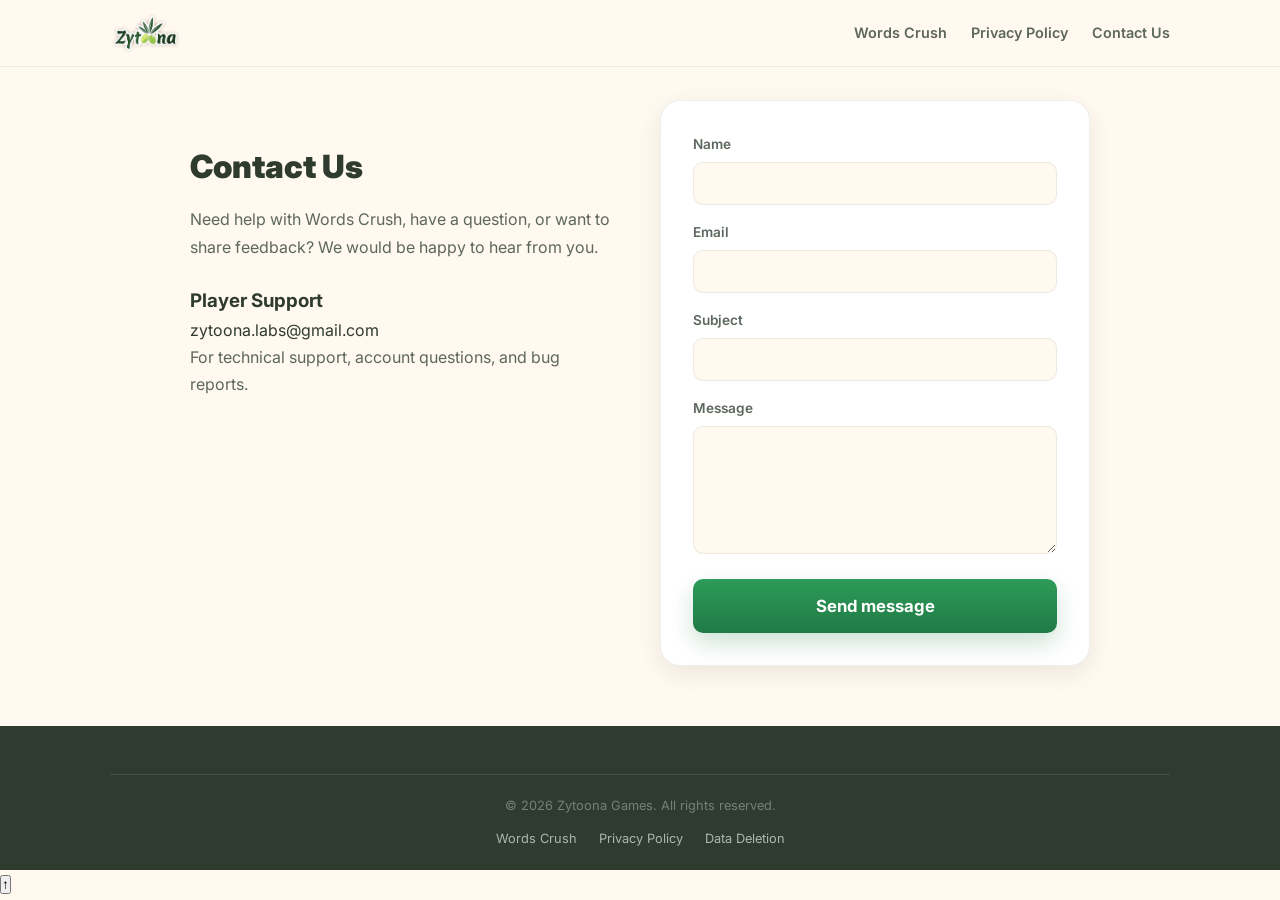
<file: contact-en/index.html>
<!DOCTYPE html>
<html lang="en">
<head>
    <meta charset="UTF-8">
    <meta name="viewport" content="width=device-width, initial-scale=1.0">
    <meta name="description" content="Contact Zytoona Games for Words Crush support, questions, and feedback.">
    <meta name="author" content="Zytoona Games">
    <meta property="og:title" content="Contact Zytoona Games">
    <meta property="og:description" content="Contact Zytoona Games for Words Crush support, questions, and feedback.">
    <meta property="og:type" content="website">
    <meta property="og:site_name" content="Zytoona Games">
    <meta property="og:url" content="https://zytoona.com/contact-en/">
    <meta property="og:image" content="https://zytoona.com/images/logo_zytoona.png">
    <link rel="canonical" href="https://zytoona.com/contact-en/">
    <title>Contact Zytoona Games</title>
    <link rel="preconnect" href="https://fonts.googleapis.com">
    <link rel="preconnect" href="https://fonts.gstatic.com" crossorigin>
    <link href="https://fonts.googleapis.com/css2?family=Inter:wght@400;500;600;700;800&display=swap" rel="stylesheet">
    <link rel="stylesheet" href="/css/style.css?v=6">
    <script async src="https://www.googletagmanager.com/gtag/js?id=G-6QT3NP9PSZ"></script>
    <script>
      window.dataLayer = window.dataLayer || [];
      function gtag(){dataLayer.push(arguments);}
      gtag('js', new Date());
      gtag('config', 'G-6QT3NP9PSZ');
    </script>
</head>
<body class="ltr">
    <nav class="navbar logo-visible" id="navbar">
        <div class="container">
            <a href="/wordscrusheng/" class="nav-logo">
                <img src="/images/logo_zytoona.png" alt="Zytoona Games" width="657" height="391" style="height:42px;border-radius:12px;">
            </a>
            <button class="nav-toggle" id="navToggle" aria-label="Open menu"><span></span><span></span><span></span></button>
            <div class="nav-links" id="navLinks">
                <a href="/wordscrusheng/">Words Crush</a>
                <a href="/privacy-policy-en/">Privacy Policy</a>
                <a href="/contact-en/" aria-current="page">Contact Us</a>
            </div>
        </div>
    </nav>

    <main class="contact-section">
        <div class="container">
            <div class="contact-grid">
                <section class="contact-info" aria-labelledby="contact-title">
                    <h1 id="contact-title">Contact Us</h1>
                    <p>Need help with Words Crush, have a question, or want to share feedback? We would be happy to hear from you.</p>
                    <div class="contact-details">
                        <div class="contact-item">
                            <h3>Player Support</h3>
                            <a href="mailto:zytoona.labs@gmail.com">zytoona.labs@gmail.com</a>
                            <p class="text-secondary">For technical support, account questions, and bug reports.</p>
                        </div>
                    </div>
                </section>

                <div class="contact-form-wrapper">
                    <form class="contact-form" id="contactForm" action="https://formsubmit.co/cf1902e5d6b61207a546378014089a62" method="POST">
                        <input type="hidden" name="_subject" value="New English website support message">
                        <input type="hidden" name="_next" value="https://zytoona.com/contact-en/?sent=1">
                        <input type="hidden" name="_captcha" value="true">
                        <input type="text" name="_honey" autocomplete="off" tabindex="-1" style="display:none">
                        <div class="form-group">
                            <label for="name">Name</label>
                            <input type="text" id="name" name="name" autocomplete="name" required>
                        </div>
                        <div class="form-group">
                            <label for="email">Email</label>
                            <input type="email" id="email" name="email" autocomplete="email" required>
                        </div>
                        <div class="form-group">
                            <label for="subject">Subject</label>
                            <input type="text" id="subject" name="subject" required>
                        </div>
                        <div class="form-group">
                            <label for="message">Message</label>
                            <textarea id="message" name="message" rows="6" required></textarea>
                        </div>
                        <button type="submit" class="form-submit contact-submit">Send message</button>
                    </form>
                </div>
            </div>
        </div>
    </main>

    <footer class="footer">
        <div class="container">
            <div class="footer-bottom">
                <span>&copy; 2026 Zytoona Games. All rights reserved.</span>
                <nav class="footer-text-links" aria-label="English player links">
                    <a href="/wordscrusheng/">Words Crush</a>
                    <a href="/privacy-policy-en/">Privacy Policy</a>
                    <a href="/data-deletion-eng/">Data Deletion</a>
                </nav>
            </div>
        </div>
    </footer>
    <button class="scroll-top" id="scrollTop" aria-label="Scroll to top">&#8593;</button>
    <script src="/js/main.js"></script>
    <script>
      if (window.location.search.includes('sent=1')) {
        const message = document.createElement('div');
        message.className = 'form-success';
        message.style.display = 'block';
        message.innerHTML = '<p>Thank you. Your message was sent successfully, and we will reply as soon as possible.</p>';
        document.getElementById('contactForm').appendChild(message);
      }
    </script>
</body>
</html>
</file>
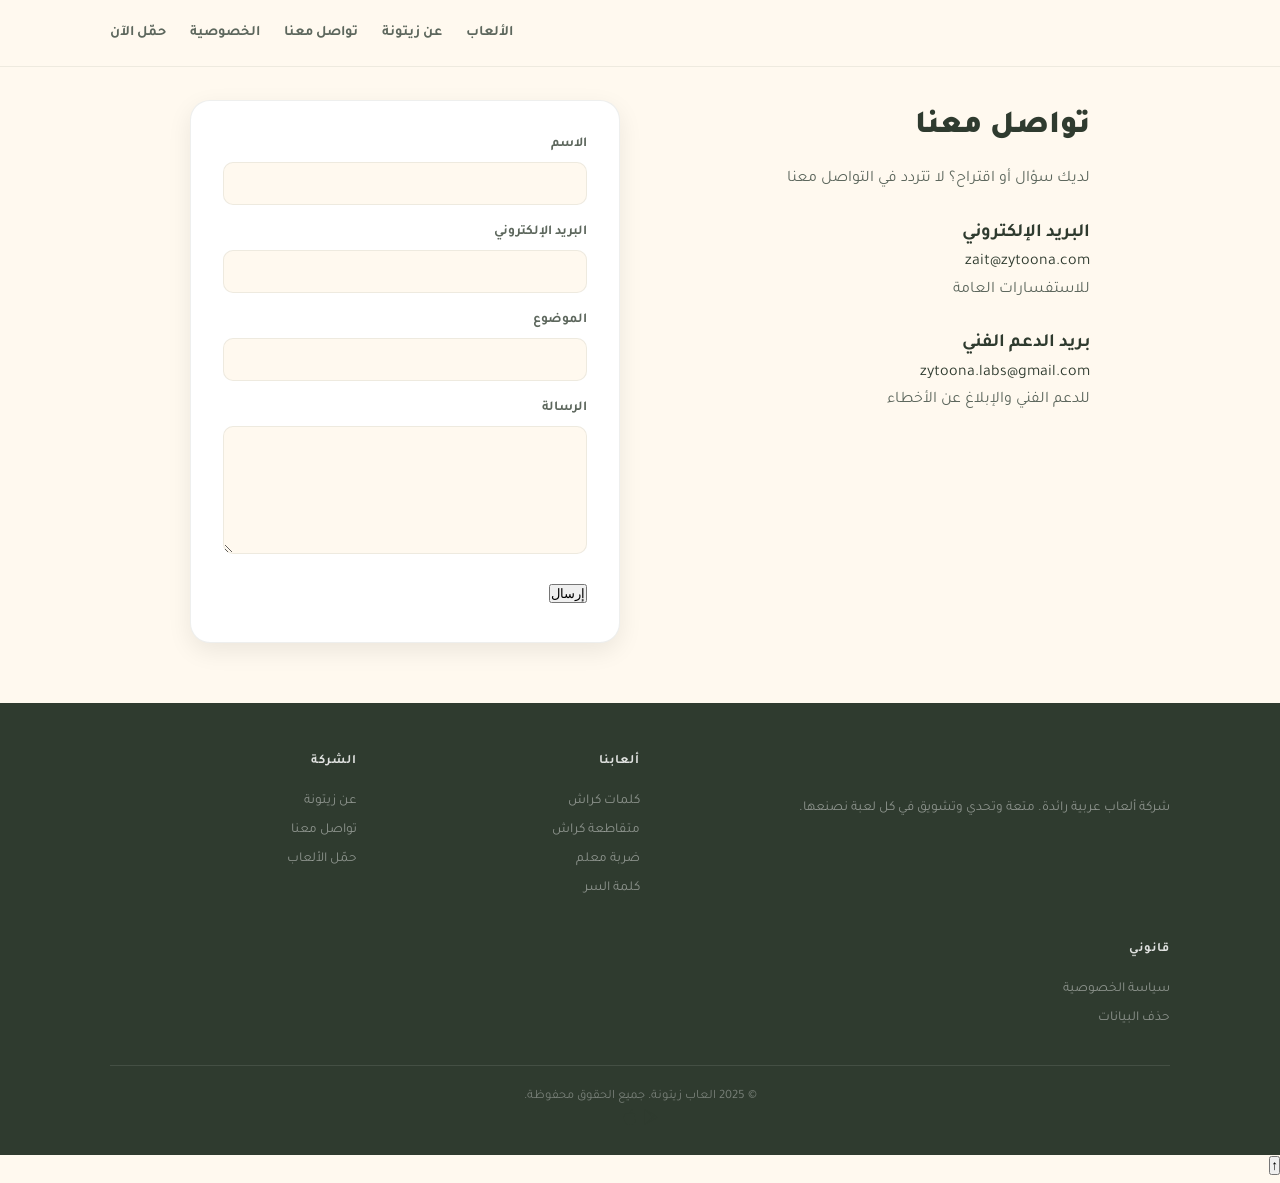
<file: contact/index.html>
<!DOCTYPE html>
<html lang="ar" dir="rtl">
<head>
    <meta charset="UTF-8">
    <meta name="viewport" content="width=device-width, initial-scale=1.0">
    <meta name="description" content="تواصل مع فريق زيتونة للألعاب - نسعد بسماع رأيك واقتراحاتك!">
    <meta name="keywords" content="تواصل, دعم, زيتونة, ألعاب زيتونة, contact, zytoona games">
    <meta name="author" content="Zytoona Games">
    <meta property="og:title" content="تواصل معنا | زيتونة للألعاب">
    <meta property="og:description" content="تواصل مع فريق زيتونة للألعاب - نسعد بسماع رأيك واقتراحاتك!">
    <meta property="og:type" content="website">
    <meta property="og:image" content="https://zytoona.com/images/logo_zytoona.png">
    <meta property="og:url" content="https://zytoona.com/contact/">
    <meta name="twitter:card" content="summary">
    <meta name="twitter:title" content="تواصل معنا | زيتونة للألعاب">
    <meta name="twitter:description" content="تواصل مع فريق زيتونة للألعاب - نسعد بسماع رأيك واقتراحاتك!">
    <meta name="twitter:image" content="https://zytoona.com/images/logo_zytoona.png">
    <link rel="canonical" href="https://zytoona.com/contact/">
    <title>تواصل معنا | زيتونة للألعاب</title>
    <link rel="preconnect" href="https://fonts.googleapis.com">
    <link rel="preconnect" href="https://fonts.gstatic.com" crossorigin>
    <link href="https://fonts.googleapis.com/css2?family=Inter:wght@400;500;600;700;800&family=Tajawal:wght@400;500;700;800&display=swap" rel="stylesheet">
    <link rel="stylesheet" href="/css/style.css">
  <!-- Google Analytics 4 -->
  <script async src="https://www.googletagmanager.com/gtag/js?id=G-6QT3NP9PSZ"></script>
  <script>
    window.dataLayer = window.dataLayer || [];
    function gtag(){dataLayer.push(arguments);}
    gtag('js', new Date());
    gtag('config', 'G-6QT3NP9PSZ');
  </script>
  <!-- Google AdSense Auto Ads -->
  <script async src="https://pagead2.googlesyndication.com/pagead/js/adsbygoogle.js?client=ca-pub-2296352381124224"
       crossorigin="anonymous"></script>
</head>
<body dir="rtl">
    <nav class="navbar" id="navbar">
        <div class="container">
            <a href="/" class="nav-logo">
                <img src="/images/logo_zytoona.png" alt="زيتونة" width="657" height="391" style="height:42px;border-radius:12px;">
                <span>زيتونة</span>
            </a>
            <button class="nav-toggle" id="navToggle" aria-label="القائمة"><span></span><span></span><span></span></button>
            <div class="nav-links" id="navLinks">
                <a href="/#games">الألعاب</a>
                <a href="/#about">عن زيتونة</a>
                <a href="/contact/">تواصل معنا</a>
                <a href="/privacy-policy/">الخصوصية</a>
                <a href="/campaign/" class="nav-cta">حمّل الآن</a>
            </div>
        </div>
    </nav>

    <section class="contact-section">
        <div class="container">
            <div class="contact-grid">
                <div class="contact-info">
                    <h1>تواصل معنا</h1>
                    <p>لديك سؤال أو اقتراح؟ لا تتردد في التواصل معنا</p>

                    <div class="contact-details">
                        <div class="contact-item">
                            <h3>البريد الإلكتروني</h3>
                            <a href="mailto:zait@zytoona.com">zait@zytoona.com</a>
                            <p class="text-secondary">للاستفسارات العامة</p>
                        </div>
                        <div class="contact-item">
                            <h3>بريد الدعم الفني</h3>
                            <a href="mailto:zytoona.labs@gmail.com">zytoona.labs@gmail.com</a>
                            <p class="text-secondary">للدعم الفني والإبلاغ عن الأخطاء</p>
                        </div>
                    </div>
                </div>

                <div class="contact-form-wrapper">
                    <form class="contact-form" id="contactForm" action="https://formsubmit.co/zait@zytoona.com" method="POST">
                        <input type="hidden" name="_subject" value="رسالة جديدة من موقع زيتونة">
                        <input type="hidden" name="_next" value="https://zytoona.com/contact/?sent=1">
                        <input type="hidden" name="_captcha" value="true">
                        <input type="text" name="_honey" style="display:none">
                        <div class="form-group">
                            <label for="name">الاسم</label>
                            <input type="text" id="name" name="name" required>
                        </div>
                        <div class="form-group">
                            <label for="email">البريد الإلكتروني</label>
                            <input type="email" id="email" name="email" required>
                        </div>
                        <div class="form-group">
                            <label for="subject">الموضوع</label>
                            <input type="text" id="subject" name="subject" required>
                        </div>
                        <div class="form-group">
                            <label for="message">الرسالة</label>
                            <textarea id="message" name="message" rows="6" required></textarea>
                        </div>
                        <button type="submit" class="btn btn-primary">إرسال</button>
                    </form>
                </div>
            </div>
        </div>
    </section>

    <footer class="footer">
        <div class="container">
            <div class="footer-grid">
                <div class="footer-brand">
                    <a href="/" class="nav-logo">
                        <img src="/images/logo_zytoona.png" alt="زيتونة" loading="lazy" decoding="async" width="657" height="391" style="height:36px;border-radius:8px;">
                        <span>العاب زيتونة</span>
                    </a>
                    <p>شركة ألعاب عربية رائدة. متعة وتحدي وتشويق في كل لعبة نصنعها.</p>
                </div>
                <div class="footer-col">
                    <h4>ألعابنا</h4>
                    <a href="https://play.google.com/store/apps/details?id=com.zytoona.wordscrush" target="_blank">كلمات كراش</a>
                    <a href="https://play.google.com/store/apps/details?id=com.zytoona.uncrossed" target="_blank">متقاطعة كراش</a>
                    <a href="https://play.google.com/store/apps/details?id=com.zytoona.onehit" target="_blank">ضربة معلم</a>
                    <a href="https://play.google.com/store/apps/details?id=com.zytoona.lostword2" target="_blank">كلمة السر</a>
                </div>
                <div class="footer-col">
                    <h4>الشركة</h4>
                    <a href="/#about">عن زيتونة</a>
                    <a href="/contact/">تواصل معنا</a>
                    <a href="/campaign/">حمّل الألعاب</a>
                </div>
                <div class="footer-col">
                    <h4>قانوني</h4>
                    <a href="/privacy-policy/">سياسة الخصوصية</a>
                    <a href="/data-deletion-wc/">حذف البيانات</a>
                </div>
            </div>
            <div class="footer-bottom">
                <span>&copy; 2025 العاب زيتونة. جميع الحقوق محفوظة.</span>
                <div class="footer-social">
                    <a href="https://play.google.com/store/apps/developer?id=Zytoona" target="_blank" rel="noopener" aria-label="Google Play">
                        <svg width="18" height="18" viewBox="0 0 24 24" fill="currentColor"><path d="M3.609 1.814L13.792 12 3.61 22.186a.996.996 0 01-.61-.92V2.734a1 1 0 01.609-.92zm10.89 10.893l2.302 2.302-10.937 6.333 8.635-8.635zm3.199-1.707l2.108 1.218a1 1 0 010 1.564l-2.108 1.218-2.533-2.533 2.533-2.467zM5.864 2.658L16.8 8.99l-2.302 2.302-8.634-8.634z"/></svg>
                    </a>
                    <a href="https://apps.apple.com/developer/al-zytoona-entertainment-ltd/id1040152103" target="_blank" rel="noopener" aria-label="App Store">
                        <svg width="18" height="18" viewBox="0 0 24 24" fill="currentColor"><path d="M18.71 19.5c-.83 1.24-1.71 2.45-3.05 2.47-1.34.03-1.77-.79-3.29-.79-1.53 0-2 .77-3.27.82-1.31.05-2.3-1.32-3.14-2.53C4.25 17 2.94 12.45 4.7 9.39c.87-1.52 2.43-2.48 4.12-2.51 1.28-.02 2.5.87 3.29.87.78 0 2.26-1.07 3.8-.91.65.03 2.47.26 3.64 1.98-.09.06-2.17 1.28-2.15 3.81.03 3.02 2.65 4.03 2.68 4.04-.03.07-.42 1.44-1.38 2.83M13 3.5c.73-.83 1.94-1.46 2.94-1.5.13 1.17-.34 2.35-1.04 3.19-.69.85-1.83 1.51-2.95 1.42-.15-1.15.41-2.35 1.05-3.11z"/></svg>
                    </a>
                </div>
            </div>
        </div>
    </footer>
    <button class="scroll-top" id="scrollTop" aria-label="Scroll to top">&#8593;</button>
    <script src="/js/main.js"></script>
    <script>
        if (window.location.search.includes('sent=1')) {
            const msg = document.createElement('div');
            msg.className = 'form-success';
            msg.style.display = 'block';
            msg.innerHTML = '<p>شكراً لك! تم إرسال رسالتك بنجاح. سنرد عليك قريباً.</p>';
            document.getElementById('contactForm').appendChild(msg);
        }
    </script>
</body>
</html>
</file>
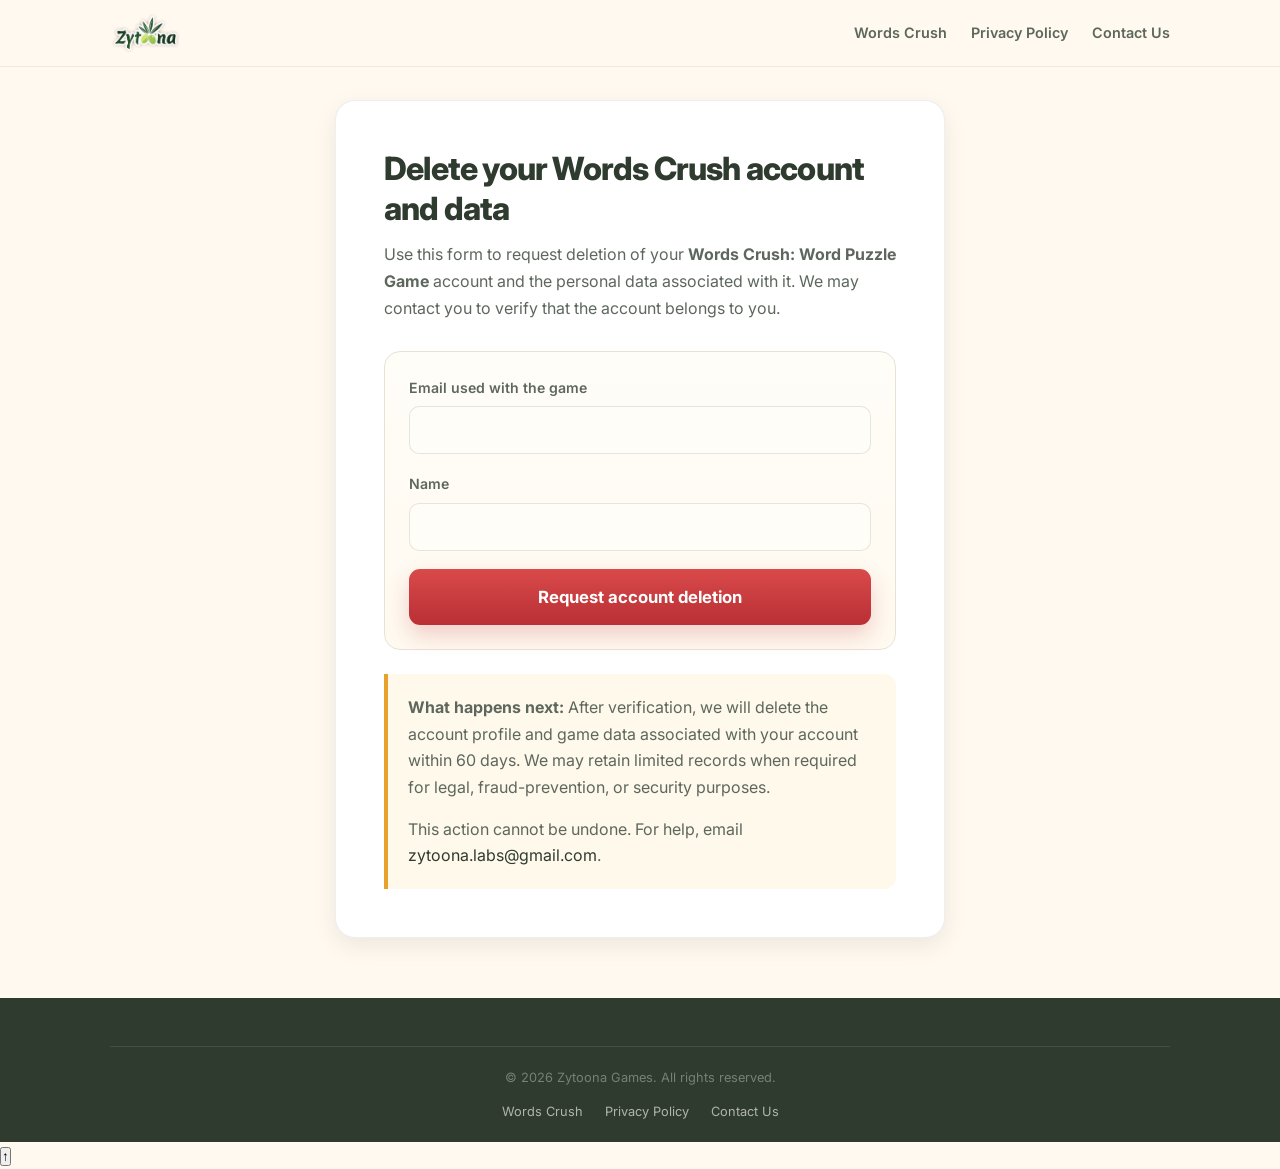
<file: data-deletion-eng/index.html>
<!DOCTYPE html>
<html lang="en">
<head>
    <meta charset="UTF-8">
    <meta name="viewport" content="width=device-width, initial-scale=1.0">
    <meta name="robots" content="noindex, nofollow">
    <meta name="description" content="Request deletion of your Words Crush: Word Puzzle Game account and associated data.">
    <meta name="author" content="Zytoona Games">
    <meta property="og:title" content="Words Crush Data Deletion Request | Zytoona Games">
    <meta property="og:description" content="Request deletion of your Words Crush: Word Puzzle Game account and associated data.">
    <meta property="og:type" content="website">
    <meta property="og:site_name" content="Zytoona Games">
    <meta property="og:url" content="https://zytoona.com/data-deletion-eng/">
    <meta property="og:image" content="https://zytoona.com/images/wordscrush/sharegame_icon_e.png">
    <link rel="canonical" href="https://zytoona.com/data-deletion-eng/">
    <title>Words Crush Data Deletion Request | Zytoona Games</title>
    <link rel="preconnect" href="https://fonts.googleapis.com">
    <link rel="preconnect" href="https://fonts.gstatic.com" crossorigin>
    <link href="https://fonts.googleapis.com/css2?family=Inter:wght@400;500;600;700;800&display=swap" rel="stylesheet">
    <link rel="stylesheet" href="/css/style.css?v=8">
    <link rel="stylesheet" href="/css/data-deletion-eng-v2.css">
    <script async src="https://www.googletagmanager.com/gtag/js?id=G-6QT3NP9PSZ"></script>
    <script>
      window.dataLayer = window.dataLayer || [];
      function gtag(){dataLayer.push(arguments);}
      gtag('js', new Date());
      gtag('config', 'G-6QT3NP9PSZ');
    </script>
</head>
<body class="ltr">
    <nav class="navbar logo-visible english-navbar" id="navbar" dir="ltr">
        <div class="container">
            <a href="/wordscrusheng/" class="nav-logo">
                <img src="/images/logo_zytoona.png" alt="Zytoona Games" width="657" height="391" style="height:42px;border-radius:12px;">
            </a>
            <button class="nav-toggle" id="navToggle" aria-label="Open menu"><span></span><span></span><span></span></button>
            <div class="nav-links" id="navLinks">
                <a href="/wordscrusheng/">Words Crush</a>
                <a href="/privacy-policy-en/">Privacy Policy</a>
                <a href="/contact-en/">Contact Us</a>
            </div>
        </div>
    </nav>

    <main class="deletion-page">
        <div class="container">
            <section class="deletion-content" dir="ltr" aria-labelledby="deletion-title">
                <h1 id="deletion-title">Delete your Words Crush account and data</h1>
                <p id="deletion-intro">Use this form to request deletion of your <strong>Words Crush: Word Puzzle Game</strong> account and the personal data associated with it. We may contact you to verify that the account belongs to you.</p>

                <form class="deletion-form" id="deletionForm" dir="ltr" action="https://formsubmit.co/cf1902e5d6b61207a546378014089a62" method="POST">
                    <input type="hidden" name="_subject" value="Data deletion request - Words Crush English">
                    <input type="hidden" name="_next" value="https://zytoona.com/data-deletion-eng/?sent=1">
                    <input type="hidden" name="_captcha" value="true">
                    <input type="text" name="_honey" autocomplete="off" tabindex="-1" style="display:none">
                    <div class="form-group">
                        <label for="email">Email used with the game</label>
                        <input type="email" id="email" name="email" autocomplete="email" required>
                    </div>
                    <div class="form-group">
                        <label for="name">Name</label>
                        <input type="text" id="name" name="name" autocomplete="name" required>
                    </div>
                    <button type="submit" class="form-submit deletion-submit">Request account deletion</button>
                </form>

                <section class="deletion-success" id="deletionSuccess" aria-labelledby="success-title" hidden>
                    <div class="deletion-success-icon" aria-hidden="true">
                        <svg viewBox="0 0 24 24" focusable="false"><path d="M5 12.5l4.25 4.25L19 7"></path></svg>
                    </div>
                    <h2 id="success-title">Request received</h2>
                    <p>We received your request and will contact you if verification is needed.</p>
                    <p class="deletion-success-refresh">Refresh this page if you need to submit another request.</p>
                </section>

                <div class="deletion-note">
                    <p><strong>What happens next:</strong> After verification, we will delete the account profile and game data associated with your account within 60 days. We may retain limited records when required for legal, fraud-prevention, or security purposes.</p>
                    <p>This action cannot be undone. For help, email <a href="mailto:zytoona.labs@gmail.com">zytoona.labs@gmail.com</a>.</p>
                </div>
            </section>

            <div class="confirmation-overlay" id="deletionConfirm" hidden>
                <div class="confirmation-card" role="dialog" aria-modal="true" aria-labelledby="confirmation-title" aria-describedby="confirmation-description">
                    <div class="confirmation-icon" aria-hidden="true">!</div>
                    <h2 id="confirmation-title">Are you sure?</h2>
                    <p id="confirmation-description">This will send a permanent account-deletion request. After verification and processing, the deleted account and game data cannot be recovered.</p>
                    <div class="confirmation-actions">
                        <button type="button" class="confirmation-cancel" id="cancelDeletion">Cancel</button>
                        <button type="button" class="confirmation-delete" id="confirmDeletion">Yes, request deletion</button>
                    </div>
                </div>
            </div>

        </div>
    </main>

    <footer class="footer">
        <div class="container">
            <div class="footer-bottom">
                <span>&copy; 2026 Zytoona Games. All rights reserved.</span>
                <nav class="footer-text-links" aria-label="English player links">
                    <a href="/wordscrusheng/">Words Crush</a>
                    <a href="/privacy-policy-en/">Privacy Policy</a>
                    <a href="/contact-en/">Contact Us</a>
                </nav>
            </div>
        </div>
    </footer>
    <button class="scroll-top" id="scrollTop" aria-label="Scroll to top">&#8593;</button>
    <script src="/js/main.js"></script>
    <script>
      const deletionForm = document.getElementById('deletionForm');
      const deletionConfirm = document.getElementById('deletionConfirm');
      const confirmDeletion = document.getElementById('confirmDeletion');
      const cancelDeletion = document.getElementById('cancelDeletion');
      let deletionConfirmed = false;

      function openDeletionConfirmation() {
        deletionConfirm.hidden = false;
        document.body.classList.add('modal-open');
        requestAnimationFrame(() => {
          deletionConfirm.classList.add('is-visible');
          cancelDeletion.focus();
        });
      }

      function closeDeletionConfirmation() {
        deletionConfirm.classList.remove('is-visible');
        document.body.classList.remove('modal-open');
        window.setTimeout(() => {
          deletionConfirm.hidden = true;
          deletionForm.querySelector('.deletion-submit').focus();
        }, 180);
      }

      deletionForm.addEventListener('submit', (event) => {
        if (deletionConfirmed) return;
        event.preventDefault();
        if (!deletionForm.reportValidity()) return;
        openDeletionConfirmation();
      });

      confirmDeletion.addEventListener('click', () => {
        deletionConfirmed = true;
        deletionConfirm.classList.remove('is-visible');
        deletionForm.requestSubmit();
      });

      cancelDeletion.addEventListener('click', closeDeletionConfirmation);
      deletionConfirm.addEventListener('click', (event) => {
        if (event.target === deletionConfirm) closeDeletionConfirmation();
      });
      document.addEventListener('keydown', (event) => {
        if (event.key === 'Escape' && !deletionConfirm.hidden) closeDeletionConfirmation();
      });

      if (window.location.search.includes('sent=1')) {
        document.getElementById('deletion-title').hidden = true;
        document.getElementById('deletion-intro').hidden = true;
        deletionForm.hidden = true;
        document.getElementById('deletionSuccess').hidden = false;
        window.history.replaceState({}, '', window.location.pathname);
      }
    </script>
</body>
</html>
</file>
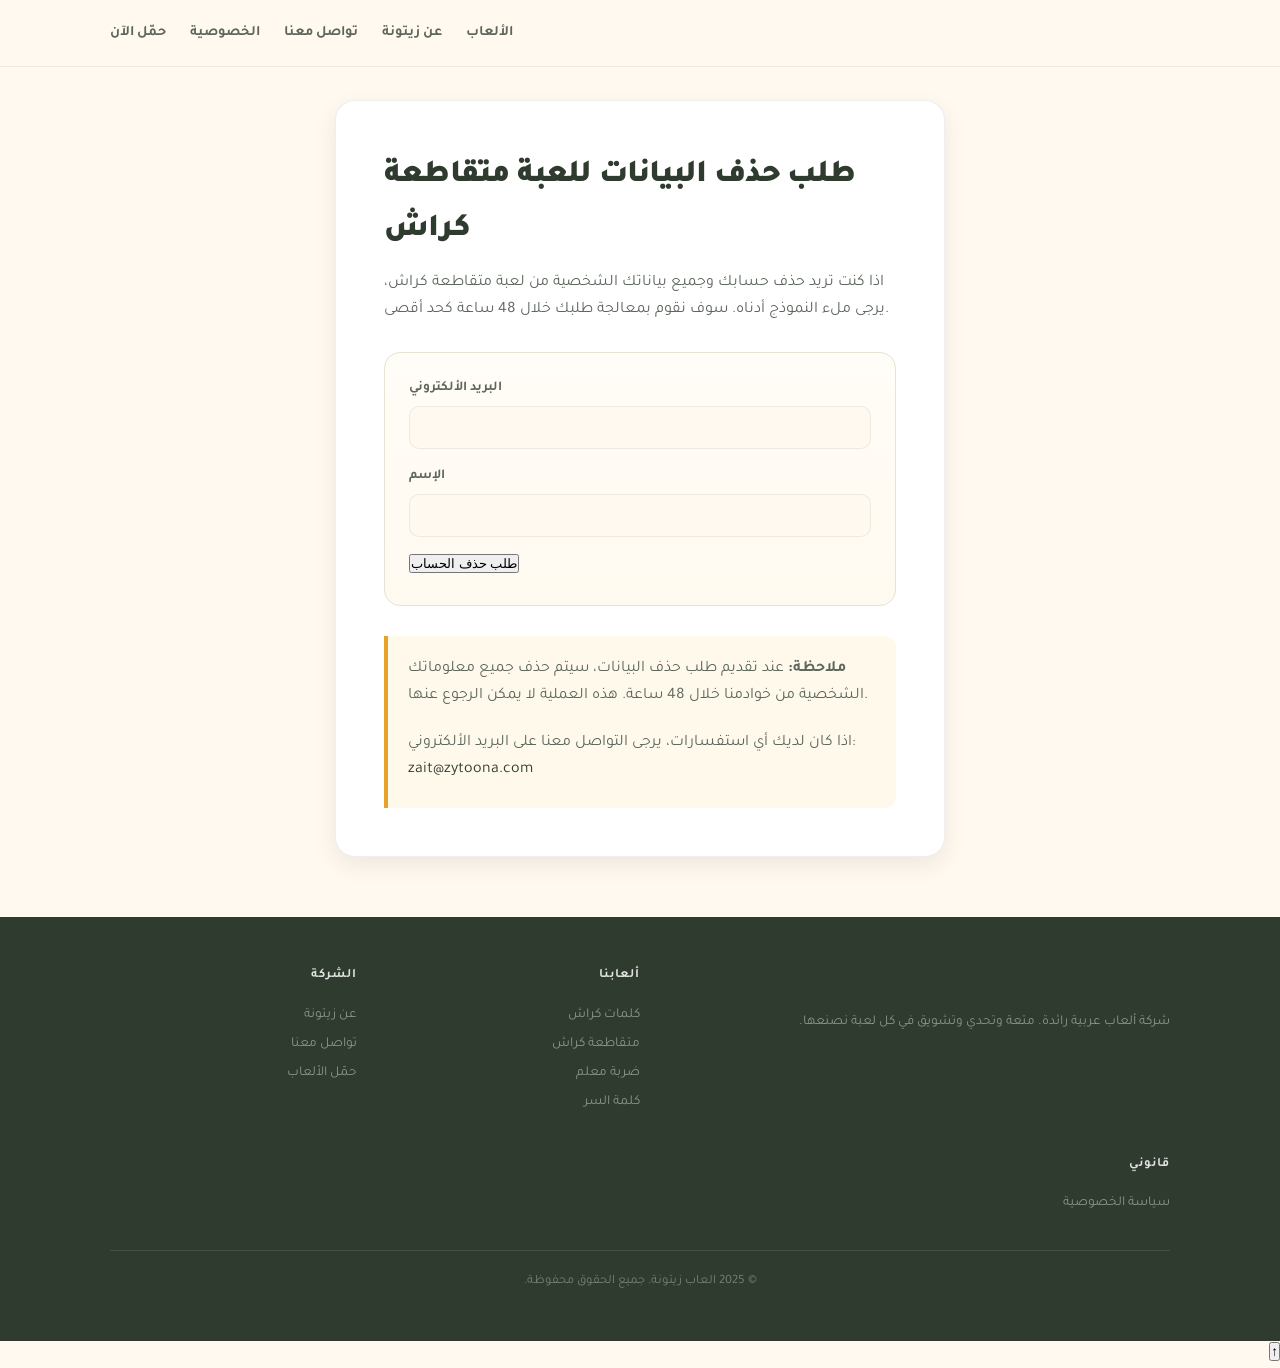
<file: data-deletion-uc/index.html>
<!DOCTYPE html>
<html lang="ar" dir="rtl">
<head>
    <meta charset="UTF-8">
    <meta name="viewport" content="width=device-width, initial-scale=1.0">
    <meta name="robots" content="noindex, nofollow">
    <meta name="description" content="طلب حذف البيانات - متقاطعة كراش - العاب زيتونة">
    <meta name="keywords" content="حذف البيانات, متقاطعة كراش, العاب عربية">
    <meta name="author" content="Zytoona Games">
    <meta property="og:title" content="طلب حذف البيانات | العاب زيتونة">
    <meta property="og:description" content="طلب حذف حسابك وبياناتك من لعبة متقاطعة كراش">
    <meta property="og:type" content="website">
    <title>طلب حذف البيانات | العاب زيتونة</title>
    <link rel="preconnect" href="https://fonts.googleapis.com">
    <link rel="preconnect" href="https://fonts.gstatic.com" crossorigin>
    <link href="https://fonts.googleapis.com/css2?family=Inter:wght@400;500;600;700;800&family=Tajawal:wght@400;500;700;800&display=swap" rel="stylesheet">
    <link rel="stylesheet" href="/css/style.css">
  <!-- Google Analytics 4 -->
  <script async src="https://www.googletagmanager.com/gtag/js?id=G-6QT3NP9PSZ"></script>
  <script>
    window.dataLayer = window.dataLayer || [];
    function gtag(){dataLayer.push(arguments);}
    gtag('js', new Date());
    gtag('config', 'G-6QT3NP9PSZ');
  </script>

  <!-- Google AdSense Auto Ads -->
  <script async src="https://pagead2.googlesyndication.com/pagead/js/adsbygoogle.js?client=ca-pub-2296352381124224"
       crossorigin="anonymous"></script>
</head>
<body>
    <nav class="navbar" id="navbar">
        <div class="container">
            <a href="/" class="nav-logo">
                <img src="/images/logo_zytoona.png" alt="زيتونة" width="657" height="391" style="height:42px;border-radius:12px;">
                <span>زيتونة</span>
            </a>
            <button class="nav-toggle" id="navToggle" aria-label="القائمة"><span></span><span></span><span></span></button>
            <div class="nav-links" id="navLinks">
                <a href="/#games">الألعاب</a>
                <a href="/#about">عن زيتونة</a>
                <a href="/contact/">تواصل معنا</a>
                <a href="/privacy-policy/">الخصوصية</a>
                <a href="/campaign/" class="nav-cta">حمّل الآن</a>
            </div>
        </div>
    </nav>

    <section class="deletion-page">
        <div class="container">
            <div class="deletion-content">
                <h1>طلب حذف البيانات للعبة متقاطعة كراش</h1>
                <p>اذا كنت تريد حذف حسابك وجميع بياناتك الشخصية من لعبة متقاطعة كراش، يرجى ملء النموذج أدناه. سوف نقوم بمعالجة طلبك خلال 48 ساعة كحد أقصى.</p>

                <form class="deletion-form" id="deletionForm" action="https://formsubmit.co/zait@zytoona.com" method="POST">
                    <input type="hidden" name="_subject" value="طلب حذف بيانات - متقاطعة كراش">
                    <input type="hidden" name="_next" value="https://zytoona.com/data-deletion-uc/?sent=1">
                    <input type="hidden" name="_captcha" value="true">
                    <input type="text" name="_honey" style="display:none">
                    <div class="form-group">
                        <label for="email">البريد الألكتروني</label>
                        <input type="email" id="email" name="email" required>
                    </div>
                    <div class="form-group">
                        <label for="name">الإسم</label>
                        <input type="text" id="name" name="name" required>
                    </div>
                    <button type="submit" class="btn btn-primary">طلب حذف الحساب</button>
                </form>

                <div class="deletion-note">
                    <p><strong>ملاحظة:</strong> عند تقديم طلب حذف البيانات، سيتم حذف جميع معلوماتك الشخصية من خوادمنا خلال 48 ساعة. هذه العملية لا يمكن الرجوع عنها.</p>
                    <p>اذا كان لديك أي استفسارات، يرجى التواصل معنا على البريد الألكتروني: <a href="mailto:zait@zytoona.com">zait@zytoona.com</a></p>
                </div>
            </div>
        </div>
    </section>

    <footer class="footer">
        <div class="container">
            <div class="footer-grid">
                <div class="footer-brand">
                    <a href="/" class="nav-logo">
                        <img src="/images/logo_zytoona.png" alt="زيتونة" loading="lazy" decoding="async" width="657" height="391" style="height:36px;border-radius:8px;">
                        <span>العاب زيتونة</span>
                    </a>
                    <p>شركة ألعاب عربية رائدة. متعة وتحدي وتشويق في كل لعبة نصنعها.</p>
                </div>
                <div class="footer-col">
                    <h4>ألعابنا</h4>
                    <a href="https://play.google.com/store/apps/details?id=com.zytoona.wordscrush" target="_blank">كلمات كراش</a>
                    <a href="https://play.google.com/store/apps/details?id=com.zytoona.uncrossed" target="_blank">متقاطعة كراش</a>
                    <a href="https://play.google.com/store/apps/details?id=com.zytoona.onehit" target="_blank">ضربة معلم</a>
                    <a href="https://play.google.com/store/apps/details?id=com.zytoona.lostword2" target="_blank">كلمة السر</a>
                </div>
                <div class="footer-col">
                    <h4>الشركة</h4>
                    <a href="/#about">عن زيتونة</a>
                    <a href="/contact/">تواصل معنا</a>
                    <a href="/campaign/">حمّل الألعاب</a>
                </div>
                <div class="footer-col">
                    <h4>قانوني</h4>
                    <a href="/privacy-policy-uc/">سياسة الخصوصية</a>
                </div>
            </div>
            <div class="footer-bottom">
                <span>&copy; 2025 العاب زيتونة. جميع الحقوق محفوظة.</span>
                <div class="footer-social">
                    <a href="https://play.google.com/store/apps/developer?id=Zytoona" target="_blank" rel="noopener" aria-label="Google Play">
                        <svg width="18" height="18" viewBox="0 0 24 24" fill="currentColor"><path d="M3.609 1.814L13.792 12 3.61 22.186a.996.996 0 01-.61-.92V2.734a1 1 0 01.609-.92zm10.89 10.893l2.302 2.302-10.937 6.333 8.635-8.635zm3.199-1.707l2.108 1.218a1 1 0 010 1.564l-2.108 1.218-2.533-2.533 2.533-2.467zM5.864 2.658L16.8 8.99l-2.302 2.302-8.634-8.634z"/></svg>
                    </a>
                    <a href="https://apps.apple.com/developer/al-zytoona-entertainment-ltd/id1040152103" target="_blank" rel="noopener" aria-label="App Store">
                        <svg width="18" height="18" viewBox="0 0 24 24" fill="currentColor"><path d="M18.71 19.5c-.83 1.24-1.71 2.45-3.05 2.47-1.34.03-1.77-.79-3.29-.79-1.53 0-2 .77-3.27.82-1.31.05-2.3-1.32-3.14-2.53C4.25 17 2.94 12.45 4.7 9.39c.87-1.52 2.43-2.48 4.12-2.51 1.28-.02 2.5.87 3.29.87.78 0 2.26-1.07 3.8-.91.65.03 2.47.26 3.64 1.98-.09.06-2.17 1.28-2.15 3.81.03 3.02 2.65 4.03 2.68 4.04-.03.07-.42 1.44-1.38 2.83M13 3.5c.73-.83 1.94-1.46 2.94-1.5.13 1.17-.34 2.35-1.04 3.19-.69.85-1.83 1.51-2.95 1.42-.15-1.15.41-2.35 1.05-3.11z"/></svg>
                    </a>
                </div>
            </div>
        </div>
    </footer>
    <button class="scroll-top" id="scrollTop" aria-label="Scroll to top">&#8593;</button>
    <script src="/js/main.js"></script>
    <script>
        if (window.location.search.includes('sent=1')) {
            const msg = document.createElement('div');
            msg.className = 'form-success';
            msg.style.display = 'block';
            msg.innerHTML = '<p>وصلنا طلبك ! سنتواصل معك خلال 48 ساعة</p>';
            document.getElementById('deletionForm').appendChild(msg);
        }
    </script>
</body>
</html>
</file>
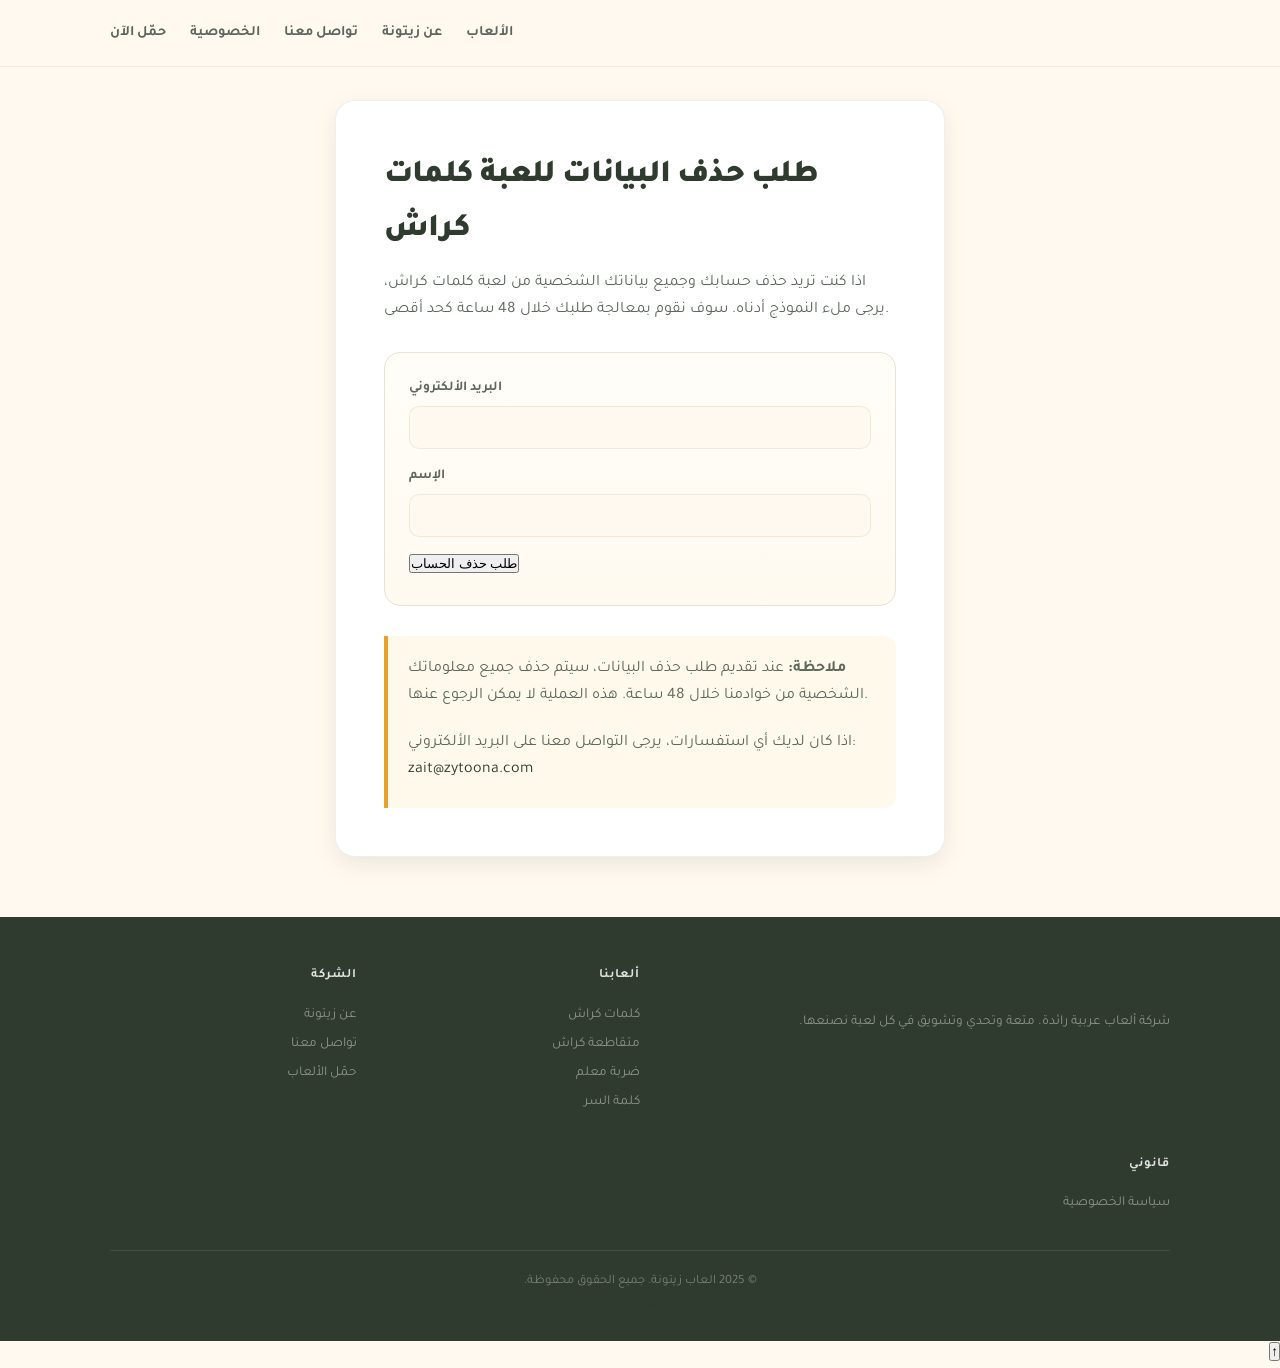
<file: data-deletion-wc/index.html>
<!DOCTYPE html>
<html lang="ar" dir="rtl">
<head>
    <meta charset="UTF-8">
    <meta name="viewport" content="width=device-width, initial-scale=1.0">
    <meta name="robots" content="noindex, nofollow">
    <meta name="description" content="طلب حذف البيانات - كلمات كراش - العاب زيتونة">
    <meta name="keywords" content="حذف البيانات, كلمات كراش, العاب عربية">
    <meta name="author" content="Zytoona Games">
    <meta property="og:title" content="طلب حذف البيانات | العاب زيتونة">
    <meta property="og:description" content="طلب حذف حسابك وبياناتك من لعبة كلمات كراش">
    <meta property="og:type" content="website">
    <title>طلب حذف البيانات | العاب زيتونة</title>
    <link rel="preconnect" href="https://fonts.googleapis.com">
    <link rel="preconnect" href="https://fonts.gstatic.com" crossorigin>
    <link href="https://fonts.googleapis.com/css2?family=Inter:wght@400;500;600;700;800&family=Tajawal:wght@400;500;700;800&display=swap" rel="stylesheet">
    <link rel="stylesheet" href="/css/style.css">
  <!-- Google Analytics 4 -->
  <script async src="https://www.googletagmanager.com/gtag/js?id=G-6QT3NP9PSZ"></script>
  <script>
    window.dataLayer = window.dataLayer || [];
    function gtag(){dataLayer.push(arguments);}
    gtag('js', new Date());
    gtag('config', 'G-6QT3NP9PSZ');
  </script>

  <!-- Google AdSense Auto Ads -->
  <script async src="https://pagead2.googlesyndication.com/pagead/js/adsbygoogle.js?client=ca-pub-2296352381124224"
       crossorigin="anonymous"></script>
</head>
<body>
    <nav class="navbar" id="navbar">
        <div class="container">
            <a href="/" class="nav-logo">
                <img src="/images/logo_zytoona.png" alt="زيتونة" width="657" height="391" style="height:42px;border-radius:12px;">
                <span>زيتونة</span>
            </a>
            <button class="nav-toggle" id="navToggle" aria-label="القائمة"><span></span><span></span><span></span></button>
            <div class="nav-links" id="navLinks">
                <a href="/#games">الألعاب</a>
                <a href="/#about">عن زيتونة</a>
                <a href="/contact/">تواصل معنا</a>
                <a href="/privacy-policy/">الخصوصية</a>
                <a href="/campaign/" class="nav-cta">حمّل الآن</a>
            </div>
        </div>
    </nav>

    <section class="deletion-page">
        <div class="container">
            <div class="deletion-content">
                <h1>طلب حذف البيانات للعبة كلمات كراش</h1>
                <p>اذا كنت تريد حذف حسابك وجميع بياناتك الشخصية من لعبة كلمات كراش، يرجى ملء النموذج أدناه. سوف نقوم بمعالجة طلبك خلال 48 ساعة كحد أقصى.</p>

                <form class="deletion-form" id="deletionForm" action="https://formsubmit.co/zait@zytoona.com" method="POST">
                    <input type="hidden" name="_subject" value="طلب حذف بيانات - كلمات كراش">
                    <input type="hidden" name="_next" value="https://zytoona.com/data-deletion-wc/?sent=1">
                    <input type="hidden" name="_captcha" value="true">
                    <input type="text" name="_honey" style="display:none">
                    <div class="form-group">
                        <label for="email">البريد الألكتروني</label>
                        <input type="email" id="email" name="email" required>
                    </div>
                    <div class="form-group">
                        <label for="name">الإسم</label>
                        <input type="text" id="name" name="name" required>
                    </div>
                    <button type="submit" class="btn btn-primary">طلب حذف الحساب</button>
                </form>

                <div class="deletion-note">
                    <p><strong>ملاحظة:</strong> عند تقديم طلب حذف البيانات، سيتم حذف جميع معلوماتك الشخصية من خوادمنا خلال 48 ساعة. هذه العملية لا يمكن الرجوع عنها.</p>
                    <p>اذا كان لديك أي استفسارات، يرجى التواصل معنا على البريد الألكتروني: <a href="mailto:zait@zytoona.com">zait@zytoona.com</a></p>
                </div>
            </div>
        </div>
    </section>

    <footer class="footer">
        <div class="container">
            <div class="footer-grid">
                <div class="footer-brand">
                    <a href="/" class="nav-logo">
                        <img src="/images/logo_zytoona.png" alt="زيتونة" loading="lazy" decoding="async" width="657" height="391" style="height:36px;border-radius:8px;">
                        <span>العاب زيتونة</span>
                    </a>
                    <p>شركة ألعاب عربية رائدة. متعة وتحدي وتشويق في كل لعبة نصنعها.</p>
                </div>
                <div class="footer-col">
                    <h4>ألعابنا</h4>
                    <a href="https://play.google.com/store/apps/details?id=com.zytoona.wordscrush" target="_blank">كلمات كراش</a>
                    <a href="https://play.google.com/store/apps/details?id=com.zytoona.uncrossed" target="_blank">متقاطعة كراش</a>
                    <a href="https://play.google.com/store/apps/details?id=com.zytoona.onehit" target="_blank">ضربة معلم</a>
                    <a href="https://play.google.com/store/apps/details?id=com.zytoona.lostword2" target="_blank">كلمة السر</a>
                </div>
                <div class="footer-col">
                    <h4>الشركة</h4>
                    <a href="/#about">عن زيتونة</a>
                    <a href="/contact/">تواصل معنا</a>
                    <a href="/campaign/">حمّل الألعاب</a>
                </div>
                <div class="footer-col">
                    <h4>قانوني</h4>
                    <a href="/privacy-policy/">سياسة الخصوصية</a>
                </div>
            </div>
            <div class="footer-bottom">
                <span>&copy; 2025 العاب زيتونة. جميع الحقوق محفوظة.</span>
                <div class="footer-social">
                    <a href="https://play.google.com/store/apps/developer?id=Zytoona" target="_blank" rel="noopener" aria-label="Google Play">
                        <svg width="18" height="18" viewBox="0 0 24 24" fill="currentColor"><path d="M3.609 1.814L13.792 12 3.61 22.186a.996.996 0 01-.61-.92V2.734a1 1 0 01.609-.92zm10.89 10.893l2.302 2.302-10.937 6.333 8.635-8.635zm3.199-1.707l2.108 1.218a1 1 0 010 1.564l-2.108 1.218-2.533-2.533 2.533-2.467zM5.864 2.658L16.8 8.99l-2.302 2.302-8.634-8.634z"/></svg>
                    </a>
                    <a href="https://apps.apple.com/developer/al-zytoona-entertainment-ltd/id1040152103" target="_blank" rel="noopener" aria-label="App Store">
                        <svg width="18" height="18" viewBox="0 0 24 24" fill="currentColor"><path d="M18.71 19.5c-.83 1.24-1.71 2.45-3.05 2.47-1.34.03-1.77-.79-3.29-.79-1.53 0-2 .77-3.27.82-1.31.05-2.3-1.32-3.14-2.53C4.25 17 2.94 12.45 4.7 9.39c.87-1.52 2.43-2.48 4.12-2.51 1.28-.02 2.5.87 3.29.87.78 0 2.26-1.07 3.8-.91.65.03 2.47.26 3.64 1.98-.09.06-2.17 1.28-2.15 3.81.03 3.02 2.65 4.03 2.68 4.04-.03.07-.42 1.44-1.38 2.83M13 3.5c.73-.83 1.94-1.46 2.94-1.5.13 1.17-.34 2.35-1.04 3.19-.69.85-1.83 1.51-2.95 1.42-.15-1.15.41-2.35 1.05-3.11z"/></svg>
                    </a>
                </div>
            </div>
        </div>
    </footer>
    <button class="scroll-top" id="scrollTop" aria-label="Scroll to top">&#8593;</button>
    <script src="/js/main.js"></script>
    <script>
        if (window.location.search.includes('sent=1')) {
            const msg = document.createElement('div');
            msg.className = 'form-success';
            msg.style.display = 'block';
            msg.innerHTML = '<p>وصلنا طلبك ! سنتواصل معك خلال 48 ساعة</p>';
            document.getElementById('deletionForm').appendChild(msg);
        }
    </script>
</body>
</html>
</file>
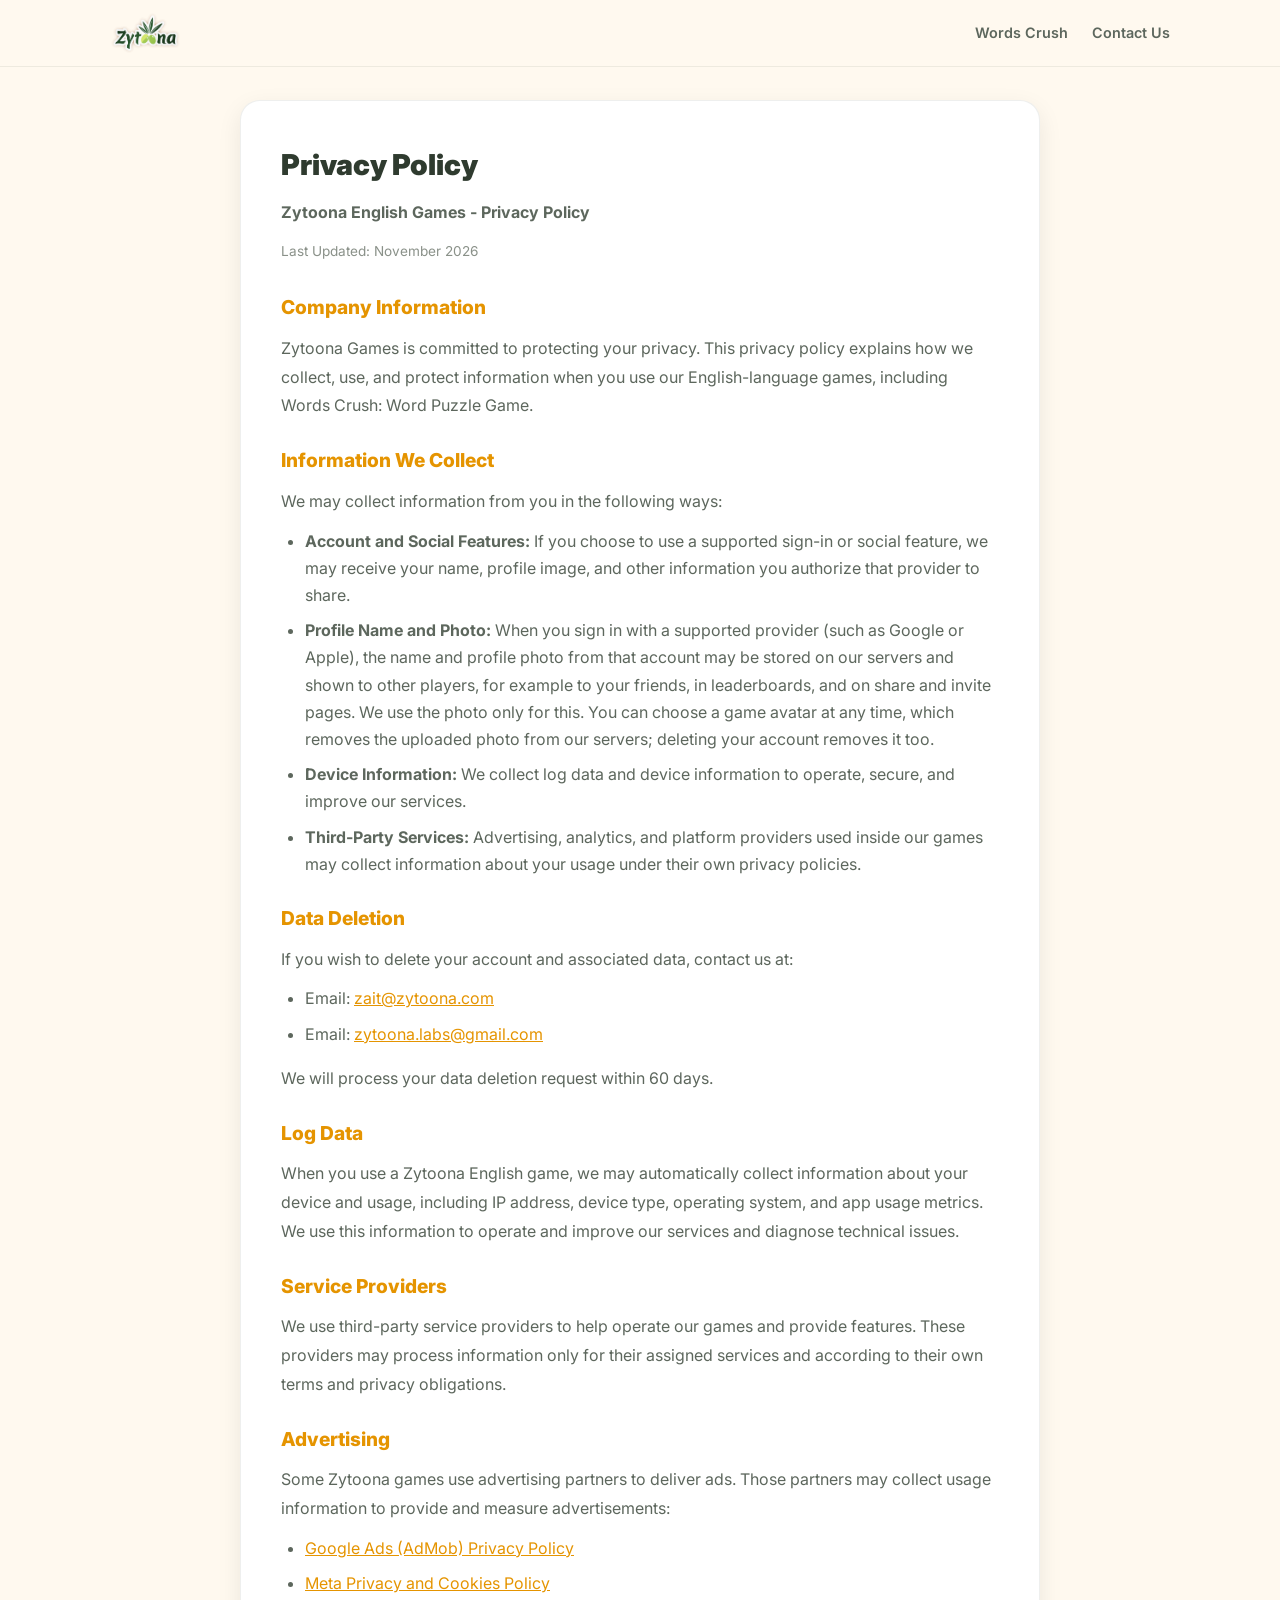
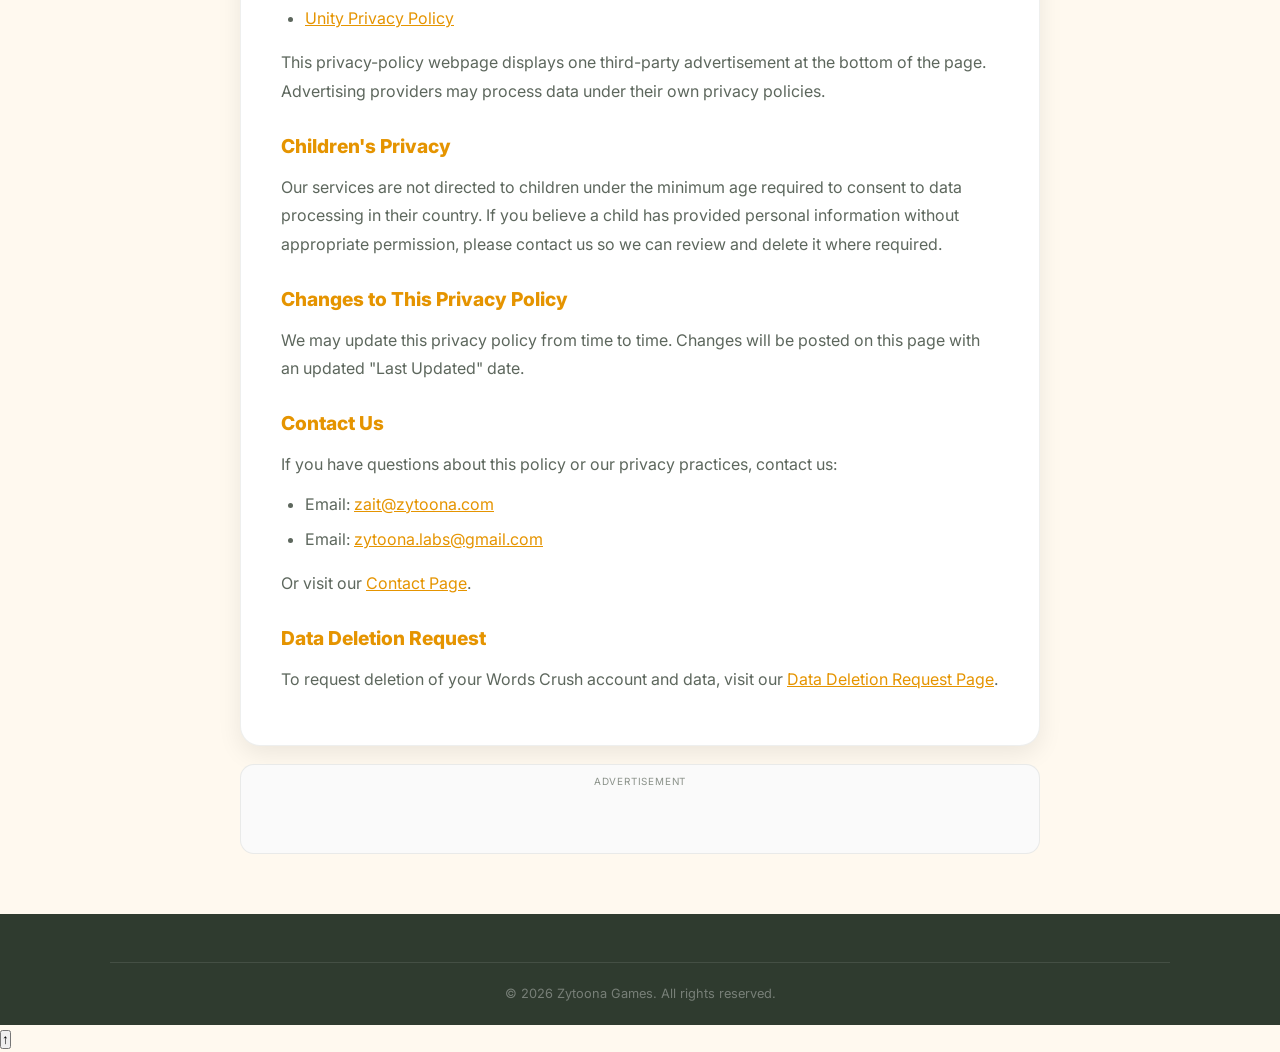
<file: privacy-policy-en/index.html>
<!DOCTYPE html>
<html lang="en">
<head>
    <meta charset="UTF-8">
    <meta name="viewport" content="width=device-width, initial-scale=1.0">
    <meta name="description" content="Privacy Policy for Zytoona's English games, including Words Crush: Word Puzzle Game.">
    <meta name="author" content="Zytoona Games">
    <meta property="og:title" content="English Games Privacy Policy | Zytoona Games">
    <meta property="og:description" content="Privacy Policy for Zytoona's English games.">
    <meta property="og:type" content="website">
    <meta property="og:site_name" content="Zytoona Games">
    <meta property="og:image" content="https://zytoona.com/images/logo_zytoona.png">
    <meta property="og:url" content="https://zytoona.com/privacy-policy-en/">
    <meta name="twitter:card" content="summary">
    <meta name="twitter:title" content="English Games Privacy Policy | Zytoona Games">
    <meta name="twitter:description" content="Privacy Policy for Zytoona's English games, including Words Crush: Word Puzzle Game.">
    <meta name="twitter:image" content="https://zytoona.com/images/logo_zytoona.png">
    <link rel="canonical" href="https://zytoona.com/privacy-policy-en/">
    <title>English Games Privacy Policy | Zytoona Games</title>
    <link rel="preconnect" href="https://fonts.googleapis.com">
    <link rel="preconnect" href="https://fonts.gstatic.com" crossorigin>
    <link href="https://fonts.googleapis.com/css2?family=Inter:wght@400;500;600;700;800&family=Tajawal:wght@400;500;700;800&display=swap" rel="stylesheet">
    <link rel="stylesheet" href="/css/style.css?v=6">
    <!-- Google Analytics 4 -->
    <script async src="https://www.googletagmanager.com/gtag/js?id=G-6QT3NP9PSZ"></script>
    <script>
      window.dataLayer = window.dataLayer || [];
      function gtag(){dataLayer.push(arguments);}
      gtag('js', new Date());
      gtag('config', 'G-6QT3NP9PSZ');
    </script>
    <script async src="https://pagead2.googlesyndication.com/pagead/js/adsbygoogle.js?client=ca-pub-2296352381124224"
         crossorigin="anonymous"></script>
</head>
<body class="ltr">
    <nav class="navbar logo-visible" id="navbar">
        <div class="container">
            <a href="/wordscrusheng/" class="nav-logo">
                <img src="/images/logo_zytoona.png" alt="Zytoona Games" width="657" height="391" style="height:42px;border-radius:12px;">
            </a>
            <button class="nav-toggle" id="navToggle" aria-label="Open menu"><span></span><span></span><span></span></button>
            <div class="nav-links" id="navLinks">
                <a href="/wordscrusheng/">Words Crush</a>
                <a href="/contact-en/">Contact Us</a>
            </div>
        </div>
    </nav>

    <main class="legal-page">
        <div class="container">
            <article class="legal-content">
                <h1>Privacy Policy</h1>
                <p><strong>Zytoona English Games - Privacy Policy</strong></p>
                <p class="last-updated">Last Updated: November 2026</p>

                <h2>Company Information</h2>
                <p>Zytoona Games is committed to protecting your privacy. This privacy policy explains how we collect, use, and protect information when you use our English-language games, including Words Crush: Word Puzzle Game.</p>

                <h2>Information We Collect</h2>
                <p>We may collect information from you in the following ways:</p>
                <ul>
                    <li><strong>Account and Social Features:</strong> If you choose to use a supported sign-in or social feature, we may receive your name, profile image, and other information you authorize that provider to share.</li>
                    <li><strong>Profile Name and Photo:</strong> When you sign in with a supported provider (such as Google or Apple), the name and profile photo from that account may be stored on our servers and shown to other players, for example to your friends, in leaderboards, and on share and invite pages. We use the photo only for this. You can choose a game avatar at any time, which removes the uploaded photo from our servers; deleting your account removes it too.</li>
                    <li><strong>Device Information:</strong> We collect log data and device information to operate, secure, and improve our services.</li>
                    <li><strong>Third-Party Services:</strong> Advertising, analytics, and platform providers used inside our games may collect information about your usage under their own privacy policies.</li>
                </ul>

                <h2>Data Deletion</h2>
                <p>If you wish to delete your account and associated data, contact us at:</p>
                <ul>
                    <li>Email: <a href="mailto:zait@zytoona.com">zait@zytoona.com</a></li>
                    <li>Email: <a href="mailto:zytoona.labs@gmail.com">zytoona.labs@gmail.com</a></li>
                </ul>
                <p>We will process your data deletion request within 60 days.</p>

                <h2>Log Data</h2>
                <p>When you use a Zytoona English game, we may automatically collect information about your device and usage, including IP address, device type, operating system, and app usage metrics. We use this information to operate and improve our services and diagnose technical issues.</p>

                <h2>Service Providers</h2>
                <p>We use third-party service providers to help operate our games and provide features. These providers may process information only for their assigned services and according to their own terms and privacy obligations.</p>

                <h2>Advertising</h2>
                <p>Some Zytoona games use advertising partners to deliver ads. Those partners may collect usage information to provide and measure advertisements:</p>
                <ul>
                    <li><a href="https://policies.google.com/privacy" target="_blank" rel="noopener">Google Ads (AdMob) Privacy Policy</a></li>
                    <li><a href="https://www.facebook.com/policies/cookies/" target="_blank" rel="noopener">Meta Privacy and Cookies Policy</a></li>
                    <li><a href="https://unity.com/legal/privacy-policy" target="_blank" rel="noopener">Unity Privacy Policy</a></li>
                </ul>
                <p>This privacy-policy webpage displays one third-party advertisement at the bottom of the page. Advertising providers may process data under their own privacy policies.</p>

                <h2>Children's Privacy</h2>
                <p>Our services are not directed to children under the minimum age required to consent to data processing in their country. If you believe a child has provided personal information without appropriate permission, please contact us so we can review and delete it where required.</p>

                <h2>Changes to This Privacy Policy</h2>
                <p>We may update this privacy policy from time to time. Changes will be posted on this page with an updated "Last Updated" date.</p>

                <h2>Contact Us</h2>
                <p>If you have questions about this policy or our privacy practices, contact us:</p>
                <ul>
                    <li>Email: <a href="mailto:zait@zytoona.com">zait@zytoona.com</a></li>
                    <li>Email: <a href="mailto:zytoona.labs@gmail.com">zytoona.labs@gmail.com</a></li>
                </ul>
                <p>Or visit our <a href="/contact-en/">Contact Page</a>.</p>

                <h2>Data Deletion Request</h2>
                <p>To request deletion of your Words Crush account and data, visit our <a href="/data-deletion-eng/">Data Deletion Request Page</a>.</p>
            </article>

            <aside class="policy-ad policy-ad-bottom" aria-label="Advertisement">
                <span>Advertisement</span>
                <ins class="adsbygoogle"
                     style="display:block"
                     data-ad-client="ca-pub-2296352381124224"
                     data-ad-slot="1332849226"
                     data-ad-format="horizontal"
                     data-full-width-responsive="true"></ins>
                <script>(adsbygoogle = window.adsbygoogle || []).push({});</script>
            </aside>
        </div>
    </main>

    <footer class="footer">
        <div class="container">
            <div class="footer-bottom">
                <span>&copy; 2026 Zytoona Games. All rights reserved.</span>
            </div>
        </div>
    </footer>
    <button class="scroll-top" id="scrollTop" aria-label="Scroll to top">&#8593;</button>
    <script src="/js/main.js"></script>
</body>
</html>
</file>
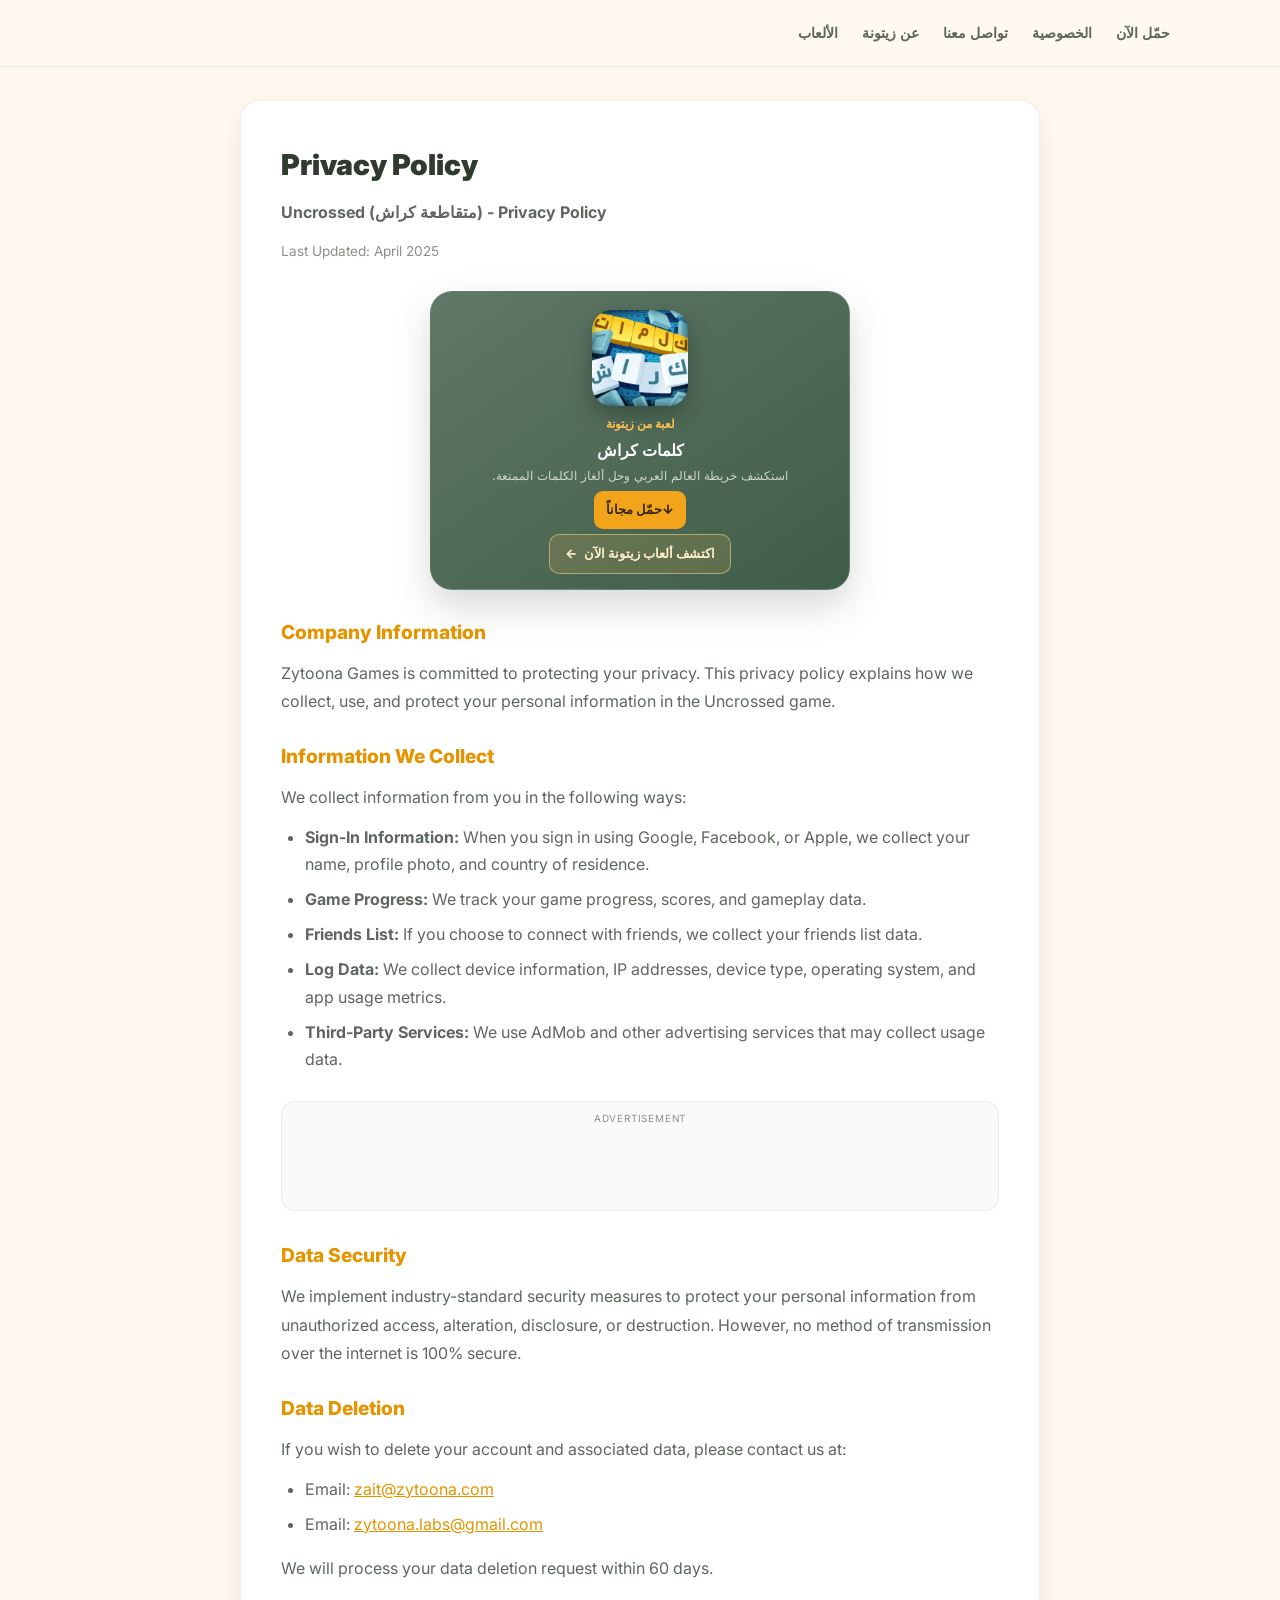
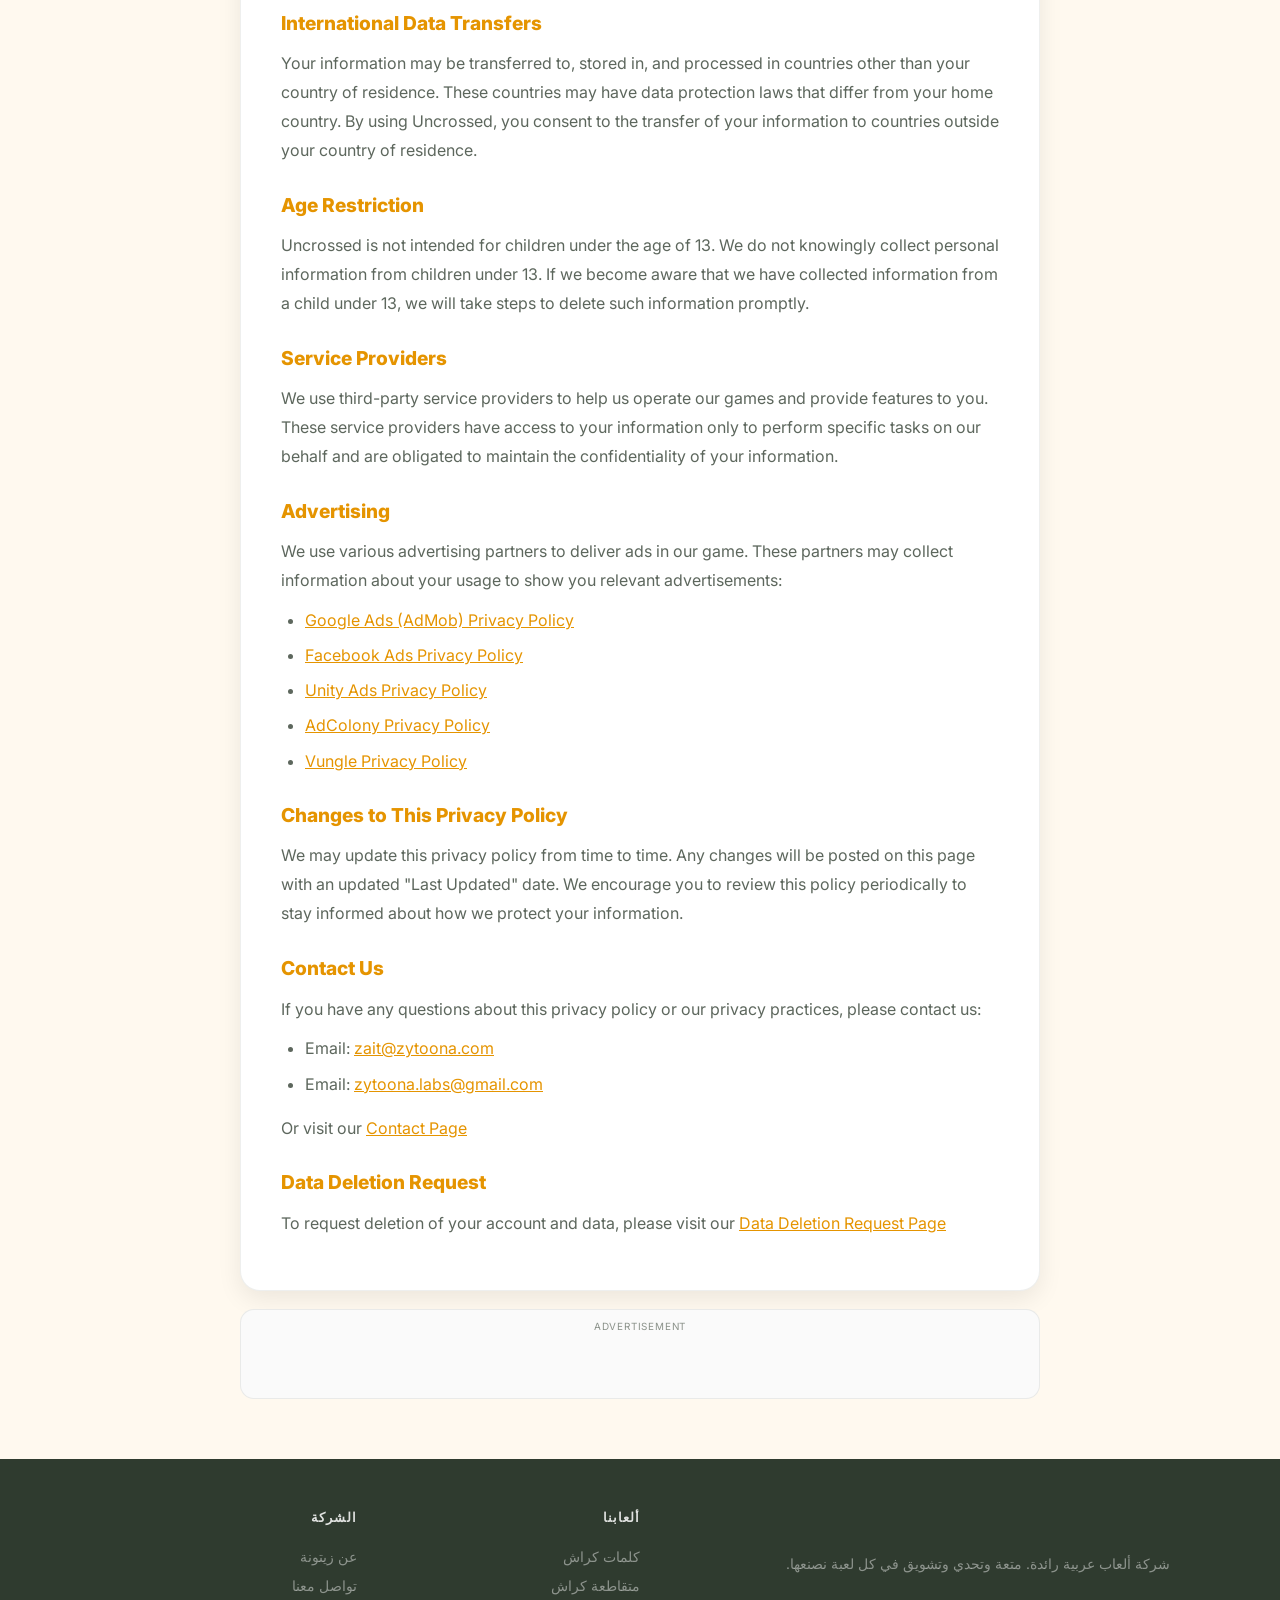
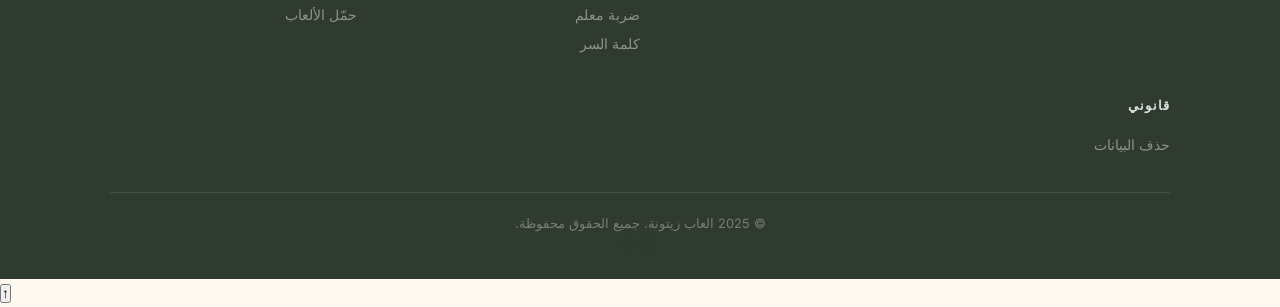
<file: privacy-policy-uc/index.html>
<!DOCTYPE html>
<html lang="en">
<head>
    <meta charset="UTF-8">
    <meta name="viewport" content="width=device-width, initial-scale=1.0">
    <meta name="description" content="Privacy Policy for Uncrossed - Zytoona Games. Learn how we collect and use your data.">
    <meta name="keywords" content="privacy policy, data protection, uncrossed, zytoona games">
    <meta name="author" content="Zytoona Games">
    <meta property="og:title" content="Privacy Policy UC | Zytoona Games">
    <meta property="og:description" content="Privacy Policy for Uncrossed - Zytoona Games.">
    <meta property="og:type" content="website">
    <meta property="og:image" content="https://zytoona.com/images/logo_zytoona.png">
    <meta property="og:url" content="https://zytoona.com/privacy-policy-uc/">
    <meta name="twitter:card" content="summary">
    <meta name="twitter:title" content="Privacy Policy UC | Zytoona Games">
    <meta name="twitter:description" content="Privacy Policy for Uncrossed - Zytoona Games.">
    <meta name="twitter:image" content="https://zytoona.com/images/logo_zytoona.png">
    <link rel="canonical" href="https://zytoona.com/privacy-policy-uc/">
    <title>Privacy Policy UC | Zytoona Games</title>
    <link rel="preconnect" href="https://fonts.googleapis.com">
    <link rel="preconnect" href="https://fonts.gstatic.com" crossorigin>
    <link href="https://fonts.googleapis.com/css2?family=Inter:wght@400;500;600;700;800&family=Tajawal:wght@400;500;700;800&display=swap" rel="stylesheet">
    <link rel="stylesheet" href="/css/style.css?v=8">
  <!-- Google Analytics 4 -->
  <script async src="https://www.googletagmanager.com/gtag/js?id=G-6QT3NP9PSZ"></script>
  <script>
    window.dataLayer = window.dataLayer || [];
    function gtag(){dataLayer.push(arguments);}
    gtag('js', new Date());
    gtag('config', 'G-6QT3NP9PSZ');
  </script>
  <!-- Google AdSense Auto Ads -->
  <script async src="https://pagead2.googlesyndication.com/pagead/js/adsbygoogle.js?client=ca-pub-2296352381124224"
       crossorigin="anonymous"></script>
</head>
<body class="ltr">
    <nav class="navbar" id="navbar">
        <div class="container">
            <a href="/" class="nav-logo">
                <img src="/images/logo_zytoona.png" alt="زيتونة" width="657" height="391" style="height:42px;border-radius:12px;">
                <span>زيتونة</span>
            </a>
            <button class="nav-toggle" id="navToggle" aria-label="القائمة"><span></span><span></span><span></span></button>
            <div class="nav-links" id="navLinks">
                <a href="/#games">الألعاب</a>
                <a href="/#about">عن زيتونة</a>
                <a href="/contact/">تواصل معنا</a>
                <a href="/privacy-policy/">الخصوصية</a>
                <a href="/campaign/" class="nav-cta">حمّل الآن</a>
            </div>
        </div>
    </nav>

    <section class="legal-page">
        <div class="container">
            <div class="legal-content">
                <h1>Privacy Policy</h1>
                <p><strong>Uncrossed (متقاطعة كراش) - Privacy Policy</strong></p>
                <p class="last-updated">Last Updated: April 2025</p>

                <aside class="legal-promo" id="privacyGamePromo" data-placement-id="privacy_uc_ar_game" dir="rtl" lang="ar" aria-labelledby="privacyPromoTitle">
                    <a class="legal-promo-icon-link" href="https://play.google.com/store/apps/details?id=com.zytoona.wordscrush" target="_blank" rel="noopener" data-promo-icon-link data-cross-promo-link data-placement-id="privacy_uc_ar_game" data-target-game="words_crush" data-store="google_play">
                        <img class="legal-promo-icon" src="/images/icon_wc.png" alt="أيقونة لعبة كلمات كراش" width="96" height="96" data-promo-icon>
                    </a>
                    <div class="legal-promo-copy">
                        <span class="legal-promo-kicker">لعبة من زيتونة</span>
                        <h2 id="privacyPromoTitle" data-promo-name>كلمات كراش</h2>
                        <p data-promo-description>استكشف خريطة العالم العربي وحل ألغاز الكلمات الممتعة.</p>
                        <div class="legal-promo-actions">
                            <a class="legal-promo-button" href="https://play.google.com/store/apps/details?id=com.zytoona.wordscrush" target="_blank" rel="noopener" data-promo-store data-cross-promo-link data-placement-id="privacy_uc_ar_game" data-target-game="words_crush" data-store="google_play"><span aria-hidden="true">↓</span> حمّل مجاناً</a>
                        </div>
                    </div>
                    <a class="legal-promo-more" href="/campaign/" data-cross-promo-link data-placement-id="privacy_uc_more_games" data-target-game="zytoona_portfolio" data-store="website">اكتشف ألعاب زيتونة الآن <span aria-hidden="true">←</span></a>
                </aside>

                <h2>Company Information</h2>
                <p>Zytoona Games is committed to protecting your privacy. This privacy policy explains how we collect, use, and protect your personal information in the Uncrossed game.</p>

                <h2>Information We Collect</h2>
                <p>We collect information from you in the following ways:</p>
                <ul>
                    <li><strong>Sign-In Information:</strong> When you sign in using Google, Facebook, or Apple, we collect your name, profile photo, and country of residence.</li>
                    <li><strong>Game Progress:</strong> We track your game progress, scores, and gameplay data.</li>
                    <li><strong>Friends List:</strong> If you choose to connect with friends, we collect your friends list data.</li>
                    <li><strong>Log Data:</strong> We collect device information, IP addresses, device type, operating system, and app usage metrics.</li>
                    <li><strong>Third-Party Services:</strong> We use AdMob and other advertising services that may collect usage data.</li>
                </ul>

                <aside class="policy-ad" aria-label="Advertisement">
                    <span>Advertisement</span>
                    <ins class="adsbygoogle"
                         style="display:block"
                         data-ad-client="ca-pub-2296352381124224"
                         data-ad-slot="2452846433"
                         data-ad-format="horizontal"
                         data-full-width-responsive="true"></ins>
                    <script>(adsbygoogle = window.adsbygoogle || []).push({});</script>
                </aside>

                <h2>Data Security</h2>
                <p>We implement industry-standard security measures to protect your personal information from unauthorized access, alteration, disclosure, or destruction. However, no method of transmission over the internet is 100% secure.</p>

                <h2>Data Deletion</h2>
                <p>If you wish to delete your account and associated data, please contact us at:</p>
                <ul>
                    <li>Email: <a href="mailto:zait@zytoona.com">zait@zytoona.com</a></li>
                    <li>Email: <a href="mailto:zytoona.labs@gmail.com">zytoona.labs@gmail.com</a></li>
                </ul>
                <p>We will process your data deletion request within 60 days.</p>

                <h2>International Data Transfers</h2>
                <p>Your information may be transferred to, stored in, and processed in countries other than your country of residence. These countries may have data protection laws that differ from your home country. By using Uncrossed, you consent to the transfer of your information to countries outside your country of residence.</p>

                <h2>Age Restriction</h2>
                <p>Uncrossed is not intended for children under the age of 13. We do not knowingly collect personal information from children under 13. If we become aware that we have collected information from a child under 13, we will take steps to delete such information promptly.</p>

                <h2>Service Providers</h2>
                <p>We use third-party service providers to help us operate our games and provide features to you. These service providers have access to your information only to perform specific tasks on our behalf and are obligated to maintain the confidentiality of your information.</p>

                <h2>Advertising</h2>
                <p>We use various advertising partners to deliver ads in our game. These partners may collect information about your usage to show you relevant advertisements:</p>
                <ul>
                    <li><a href="https://policies.google.com/privacy" target="_blank">Google Ads (AdMob) Privacy Policy</a></li>
                    <li><a href="https://www.facebook.com/policies/cookies/" target="_blank">Facebook Ads Privacy Policy</a></li>
                    <li><a href="https://unity3d.com/legal/privacy-policy" target="_blank">Unity Ads Privacy Policy</a></li>
                    <li><a href="https://www.adcolony.com/privacy-policy/" target="_blank">AdColony Privacy Policy</a></li>
                    <li><a href="https://vungle.com/privacy/" target="_blank">Vungle Privacy Policy</a></li>
                </ul>

                <h2>Changes to This Privacy Policy</h2>
                <p>We may update this privacy policy from time to time. Any changes will be posted on this page with an updated "Last Updated" date. We encourage you to review this policy periodically to stay informed about how we protect your information.</p>

                <h2>Contact Us</h2>
                <p>If you have any questions about this privacy policy or our privacy practices, please contact us:</p>
                <ul>
                    <li>Email: <a href="mailto:zait@zytoona.com">zait@zytoona.com</a></li>
                    <li>Email: <a href="mailto:zytoona.labs@gmail.com">zytoona.labs@gmail.com</a></li>
                </ul>
                <p>Or visit our <a href="/contact/">Contact Page</a></p>

                <h2>Data Deletion Request</h2>
                <p>To request deletion of your account and data, please visit our <a href="/data-deletion-uc/">Data Deletion Request Page</a></p>
            </div>

            <aside class="policy-ad policy-ad-bottom" aria-label="Advertisement">
                <span>Advertisement</span>
                <ins class="adsbygoogle"
                     style="display:block"
                     data-ad-client="ca-pub-2296352381124224"
                     data-ad-slot="9477419785"
                     data-ad-format="horizontal"
                     data-full-width-responsive="true"></ins>
                <script>(adsbygoogle = window.adsbygoogle || []).push({});</script>
            </aside>
        </div>
    </section>

    <footer class="footer footer--compact-mobile" dir="rtl">
        <div class="container">
            <div class="footer-grid">
                <div class="footer-brand">
                    <a href="/" class="nav-logo">
                        <img src="/images/logo_zytoona.png" alt="زيتونة" loading="lazy" decoding="async" width="657" height="391" style="height:36px;border-radius:8px;">
                        <span>العاب زيتونة</span>
                    </a>
                    <p>شركة ألعاب عربية رائدة. متعة وتحدي وتشويق في كل لعبة نصنعها.</p>
                </div>
                <div class="footer-col">
                    <h4>ألعابنا</h4>
                    <a href="https://play.google.com/store/apps/details?id=com.zytoona.wordscrush" target="_blank">كلمات كراش</a>
                    <a href="https://play.google.com/store/apps/details?id=com.zytoona.uncrossed" target="_blank">متقاطعة كراش</a>
                    <a href="https://play.google.com/store/apps/details?id=com.zytoona.onehit" target="_blank">ضربة معلم</a>
                    <a href="https://play.google.com/store/apps/details?id=com.zytoona.lostword2" target="_blank">كلمة السر</a>
                </div>
                <div class="footer-col">
                    <h4>الشركة</h4>
                    <a href="/#about">عن زيتونة</a>
                    <a href="/contact/">تواصل معنا</a>
                    <a href="/campaign/">حمّل الألعاب</a>
                </div>
                <div class="footer-col">
                    <h4>قانوني</h4>
                    <a href="/data-deletion-uc/">حذف البيانات</a>
                </div>
            </div>
            <div class="footer-bottom">
                <span>&copy; 2025 العاب زيتونة. جميع الحقوق محفوظة.</span>
                <div class="footer-social">
                    <a href="https://play.google.com/store/apps/developer?id=Zytoona" target="_blank" rel="noopener" aria-label="Google Play">
                        <svg width="18" height="18" viewBox="0 0 24 24" fill="currentColor"><path d="M3.609 1.814L13.792 12 3.61 22.186a.996.996 0 01-.61-.92V2.734a1 1 0 01.609-.92zm10.89 10.893l2.302 2.302-10.937 6.333 8.635-8.635zm3.199-1.707l2.108 1.218a1 1 0 010 1.564l-2.108 1.218-2.533-2.533 2.533-2.467zM5.864 2.658L16.8 8.99l-2.302 2.302-8.634-8.634z"/></svg>
                    </a>
                    <a href="https://apps.apple.com/developer/al-zytoona-entertainment-ltd/id1040152103" target="_blank" rel="noopener" aria-label="App Store">
                        <svg width="18" height="18" viewBox="0 0 24 24" fill="currentColor"><path d="M18.71 19.5c-.83 1.24-1.71 2.45-3.05 2.47-1.34.03-1.77-.79-3.29-.79-1.53 0-2 .77-3.27.82-1.31.05-2.3-1.32-3.14-2.53C4.25 17 2.94 12.45 4.7 9.39c.87-1.52 2.43-2.48 4.12-2.51 1.28-.02 2.5.87 3.29.87.78 0 2.26-1.07 3.8-.91.65.03 2.47.26 3.64 1.98-.09.06-2.17 1.28-2.15 3.81.03 3.02 2.65 4.03 2.68 4.04-.03.07-.42 1.44-1.38 2.83M13 3.5c.73-.83 1.94-1.46 2.94-1.5.13 1.17-.34 2.35-1.04 3.19-.69.85-1.83 1.51-2.95 1.42-.15-1.15.41-2.35 1.05-3.11z"/></svg>
                    </a>
                </div>
            </div>
        </div>
    </footer>
    <button class="scroll-top" id="scrollTop" aria-label="Scroll to top">&#8593;</button>
    <script src="/js/main.js"></script>
    <script src="/js/privacy-cross-promo.js?v=6"></script>
    <script src="/js/site-cross-promo.js?v=5"></script>
</body>
</html>
</file>
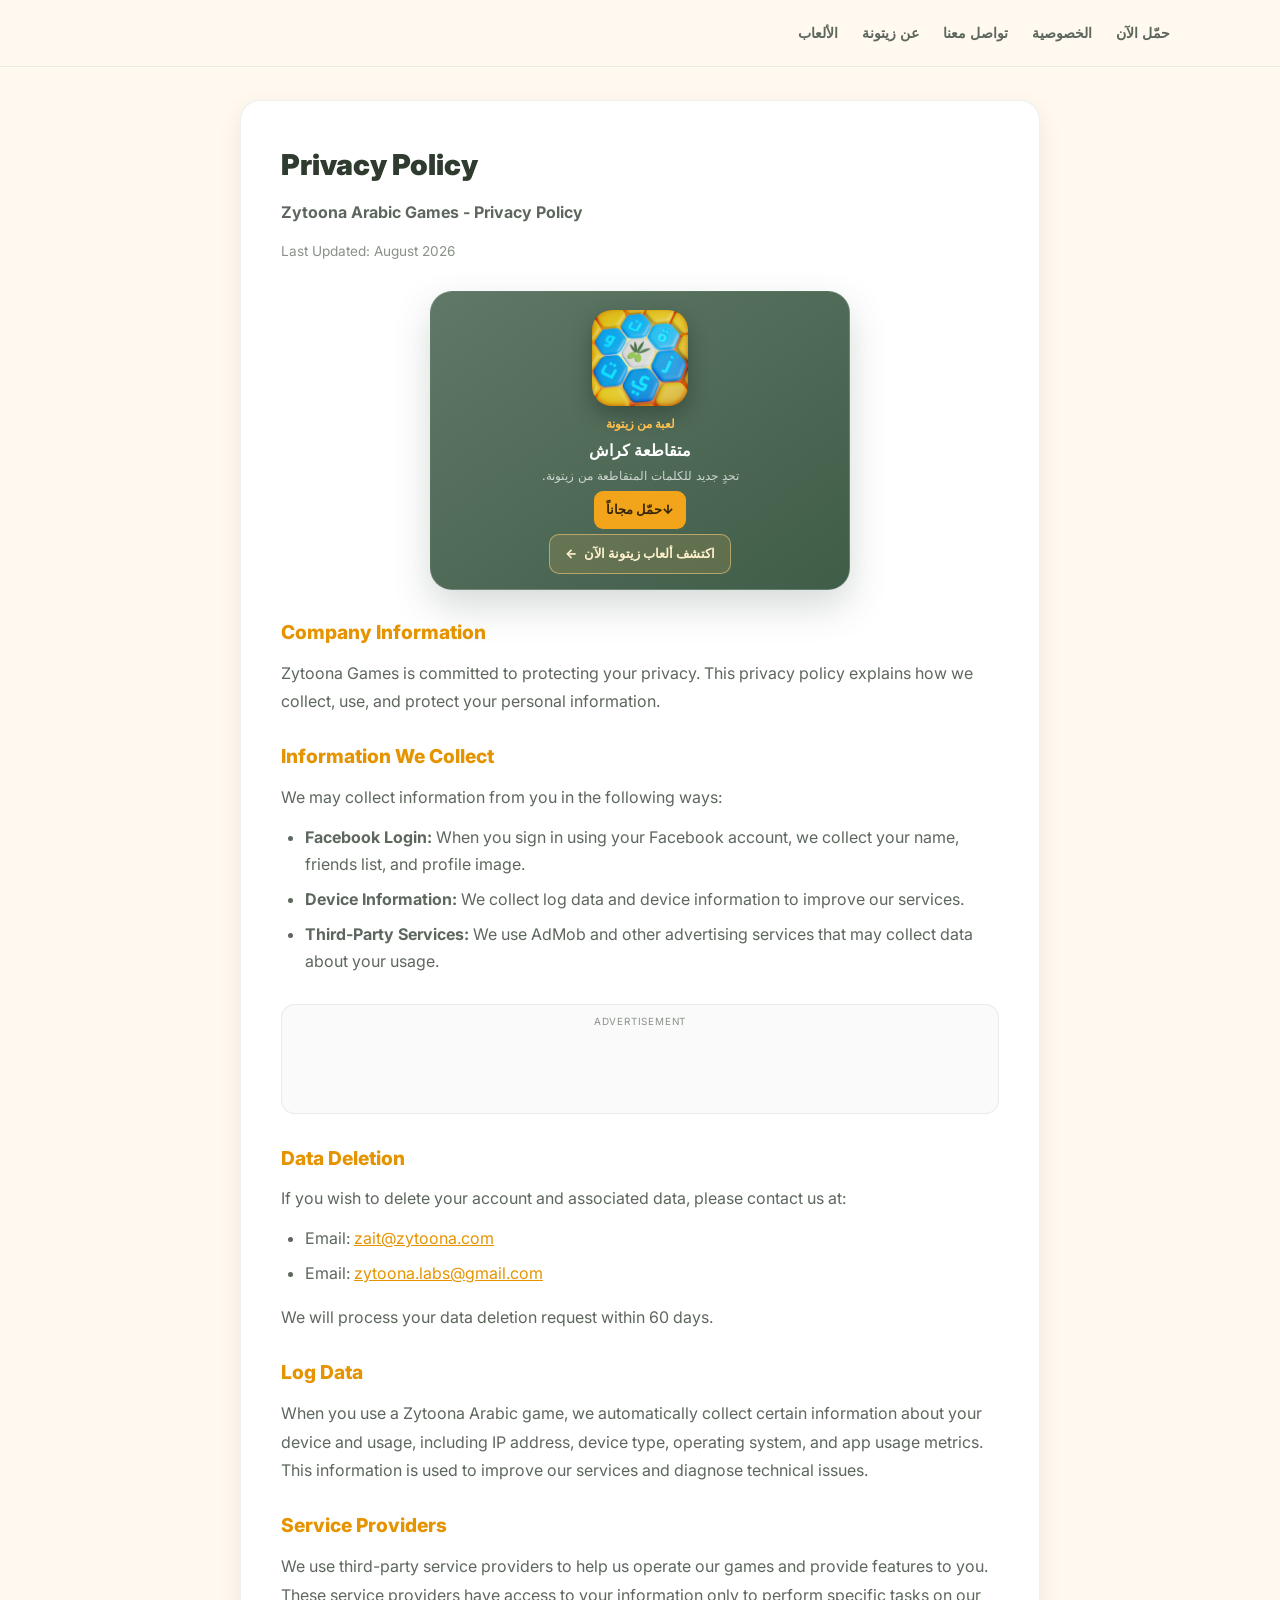
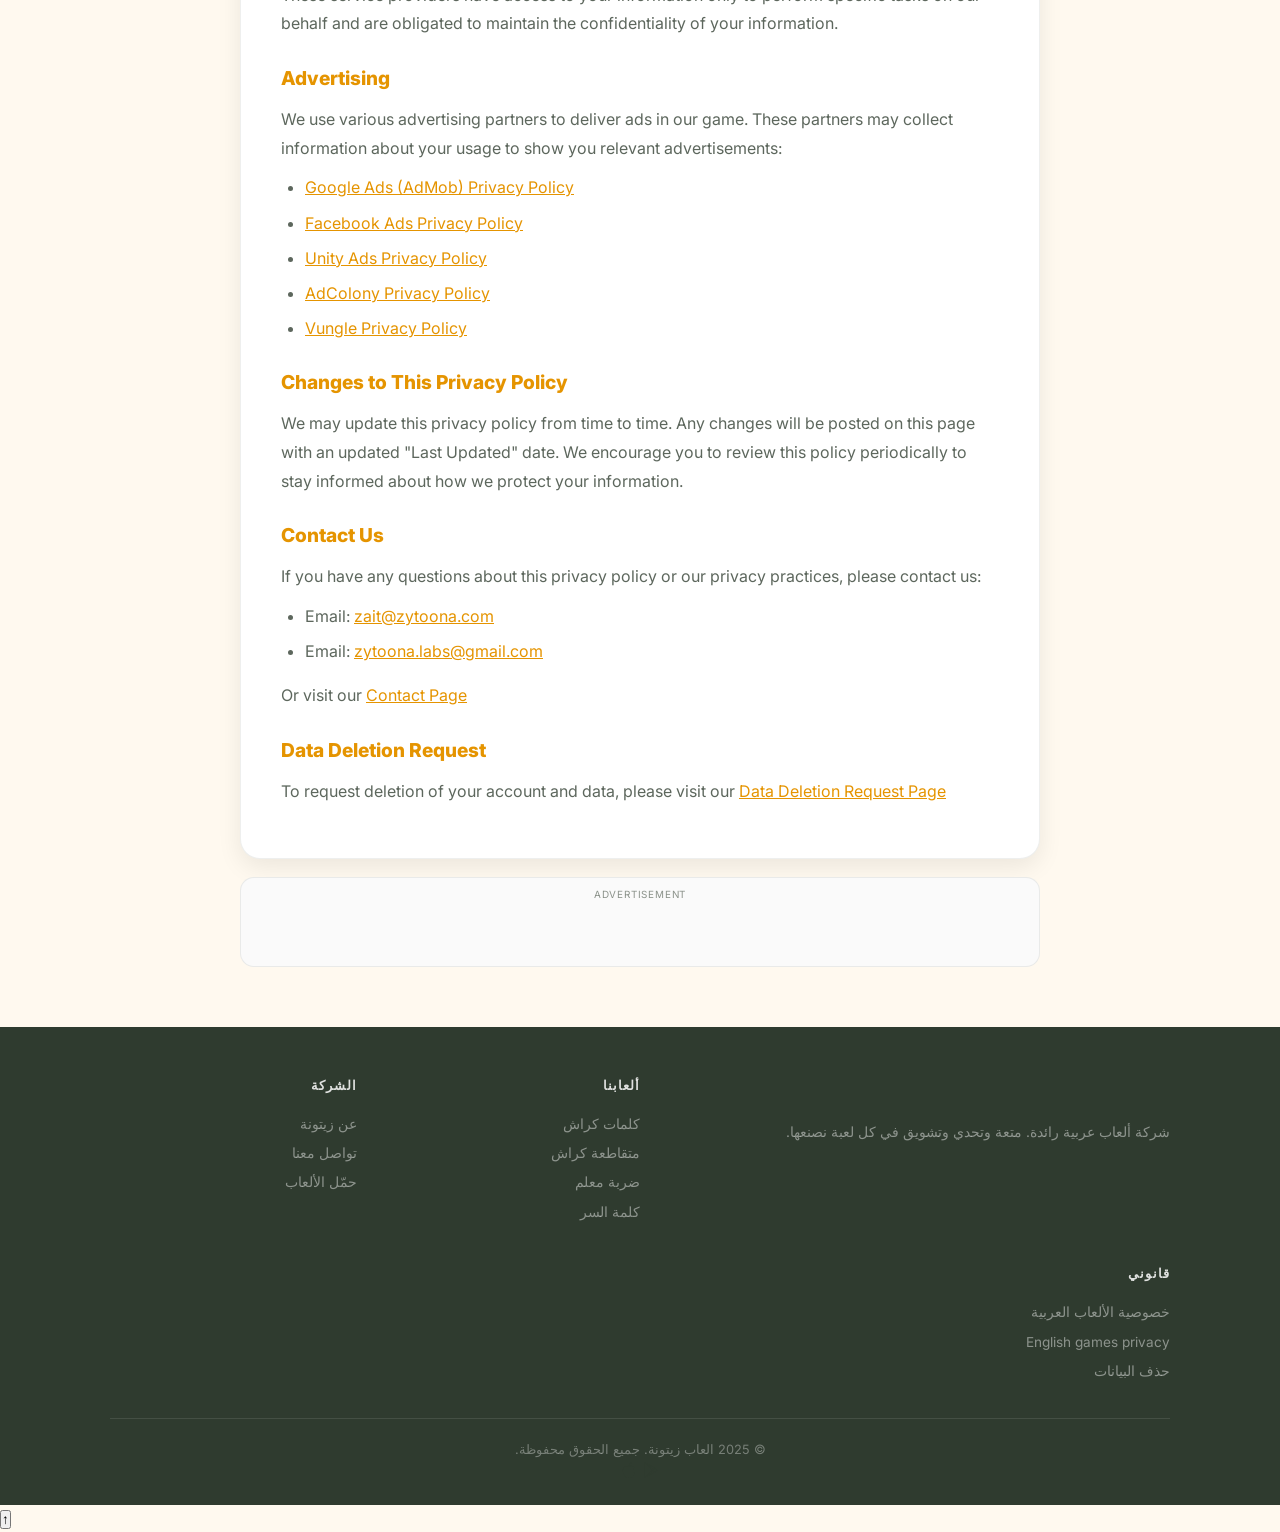
<file: privacy-policy/index.html>
<!DOCTYPE html>
<html lang="en">
<head>
    <meta charset="UTF-8">
    <meta name="viewport" content="width=device-width, initial-scale=1.0">
    <meta name="description" content="Privacy Policy for Zytoona's Arabic games. Learn how we collect and use your data.">
    <meta name="keywords" content="privacy policy, data protection, words crush, zytoona games">
    <meta name="author" content="Zytoona Games">
    <meta property="og:title" content="Privacy Policy | Zytoona Games">
    <meta property="og:description" content="Privacy Policy for Zytoona's Arabic games.">
    <meta property="og:type" content="website">
    <meta property="og:image" content="https://zytoona.com/images/logo_zytoona.png">
    <meta property="og:url" content="https://zytoona.com/privacy-policy/">
    <meta name="twitter:card" content="summary">
    <meta name="twitter:title" content="Privacy Policy | Zytoona Games">
    <meta name="twitter:description" content="Privacy Policy for Words Crush and other Zytoona Games.">
    <meta name="twitter:image" content="https://zytoona.com/images/logo_zytoona.png">
    <link rel="canonical" href="https://zytoona.com/privacy-policy/">
    <title>Privacy Policy | Zytoona Games</title>
    <link rel="preconnect" href="https://fonts.googleapis.com">
    <link rel="preconnect" href="https://fonts.gstatic.com" crossorigin>
    <link href="https://fonts.googleapis.com/css2?family=Inter:wght@400;500;600;700;800&family=Tajawal:wght@400;500;700;800&display=swap" rel="stylesheet">
    <link rel="stylesheet" href="/css/style.css?v=9">
  <!-- Google Analytics 4 -->
  <script async src="https://www.googletagmanager.com/gtag/js?id=G-6QT3NP9PSZ"></script>
  <script>
    window.dataLayer = window.dataLayer || [];
    function gtag(){dataLayer.push(arguments);}
    gtag('js', new Date());
    gtag('config', 'G-6QT3NP9PSZ');
  </script>
  <!-- Google AdSense Auto Ads -->
  <script async src="https://pagead2.googlesyndication.com/pagead/js/adsbygoogle.js?client=ca-pub-2296352381124224"
       crossorigin="anonymous"></script>
</head>
<body class="ltr">
    <nav class="navbar" id="navbar">
        <div class="container">
            <a href="/" class="nav-logo">
                <img src="/images/logo_zytoona.png" alt="زيتونة" width="657" height="391" style="height:42px;border-radius:12px;">
                <span>زيتونة</span>
            </a>
            <button class="nav-toggle" id="navToggle" aria-label="القائمة"><span></span><span></span><span></span></button>
            <div class="nav-links" id="navLinks">
                <a href="/#games">الألعاب</a>
                <a href="/#about">عن زيتونة</a>
                <a href="/contact/">تواصل معنا</a>
                <a href="/privacy-policy/">الخصوصية</a>
                <a href="/campaign/" class="nav-cta">حمّل الآن</a>
            </div>
        </div>
    </nav>

    <section class="legal-page legal-page--ad-rails">
        <div class="container">
            <div class="legal-content">
                <h1>Privacy Policy</h1>
                <p><strong>Zytoona Arabic Games - Privacy Policy</strong></p>
                <p class="last-updated">Last Updated: August 2026</p>

                <aside class="legal-promo" id="privacyGamePromo" data-placement-id="privacy_ar_game" dir="rtl" lang="ar" aria-labelledby="privacyPromoTitle">
                    <a class="legal-promo-icon-link" href="https://play.google.com/store/apps/details?id=com.zytoona.wordscrush" target="_blank" rel="noopener" data-promo-icon-link data-cross-promo-link data-placement-id="privacy_ar_game" data-target-game="words_crush" data-store="google_play">
                        <img class="legal-promo-icon" src="/images/icon_wc.png" alt="أيقونة لعبة كلمات كراش" width="96" height="96" data-promo-icon>
                    </a>
                    <div class="legal-promo-copy">
                        <span class="legal-promo-kicker">لعبة من زيتونة</span>
                        <h2 id="privacyPromoTitle" data-promo-name>كلمات كراش</h2>
                        <p data-promo-description>استكشف خريطة العالم العربي وحل ألغاز الكلمات الممتعة.</p>
                        <div class="legal-promo-actions">
                            <a class="legal-promo-button" href="https://play.google.com/store/apps/details?id=com.zytoona.wordscrush" target="_blank" rel="noopener" data-promo-store data-cross-promo-link data-placement-id="privacy_ar_game" data-target-game="words_crush" data-store="google_play"><span aria-hidden="true">↓</span> حمّل مجاناً</a>
                        </div>
                    </div>
                    <a class="legal-promo-more" href="/campaign/" data-cross-promo-link data-placement-id="privacy_ar_more_games" data-target-game="zytoona_portfolio" data-store="website">اكتشف ألعاب زيتونة الآن <span aria-hidden="true">←</span></a>
                </aside>

                <h2>Company Information</h2>
                <p>Zytoona Games is committed to protecting your privacy. This privacy policy explains how we collect, use, and protect your personal information.</p>

                <h2>Information We Collect</h2>
                <p>We may collect information from you in the following ways:</p>
                <ul>
                    <li><strong>Facebook Login:</strong> When you sign in using your Facebook account, we collect your name, friends list, and profile image.</li>
                    <li><strong>Device Information:</strong> We collect log data and device information to improve our services.</li>
                    <li><strong>Third-Party Services:</strong> We use AdMob and other advertising services that may collect data about your usage.</li>
                </ul>

                <aside class="policy-ad" aria-label="Advertisement">
                    <span>Advertisement</span>
                    <ins class="adsbygoogle"
                         style="display:block"
                         data-ad-client="ca-pub-2296352381124224"
                         data-ad-slot="3486570977"
                         data-ad-format="horizontal"
                         data-full-width-responsive="true"></ins>
                    <script>(adsbygoogle = window.adsbygoogle || []).push({});</script>
                </aside>

                <h2>Data Deletion</h2>
                <p>If you wish to delete your account and associated data, please contact us at:</p>
                <ul>
                    <li>Email: <a href="mailto:zait@zytoona.com">zait@zytoona.com</a></li>
                    <li>Email: <a href="mailto:zytoona.labs@gmail.com">zytoona.labs@gmail.com</a></li>
                </ul>
                <p>We will process your data deletion request within 60 days.</p>

                <h2>Log Data</h2>
                <p>When you use a Zytoona Arabic game, we automatically collect certain information about your device and usage, including IP address, device type, operating system, and app usage metrics. This information is used to improve our services and diagnose technical issues.</p>

                <h2>Service Providers</h2>
                <p>We use third-party service providers to help us operate our games and provide features to you. These service providers have access to your information only to perform specific tasks on our behalf and are obligated to maintain the confidentiality of your information.</p>

                <h2>Advertising</h2>
                <p>We use various advertising partners to deliver ads in our game. These partners may collect information about your usage to show you relevant advertisements:</p>
                <ul>
                    <li><a href="https://policies.google.com/privacy" target="_blank">Google Ads (AdMob) Privacy Policy</a></li>
                    <li><a href="https://www.facebook.com/policies/cookies/" target="_blank">Facebook Ads Privacy Policy</a></li>
                    <li><a href="https://unity3d.com/legal/privacy-policy" target="_blank">Unity Ads Privacy Policy</a></li>
                    <li><a href="https://www.adcolony.com/privacy-policy/" target="_blank">AdColony Privacy Policy</a></li>
                    <li><a href="https://vungle.com/privacy/" target="_blank">Vungle Privacy Policy</a></li>
                </ul>

                <h2>Changes to This Privacy Policy</h2>
                <p>We may update this privacy policy from time to time. Any changes will be posted on this page with an updated "Last Updated" date. We encourage you to review this policy periodically to stay informed about how we protect your information.</p>

                <h2>Contact Us</h2>
                <p>If you have any questions about this privacy policy or our privacy practices, please contact us:</p>
                <ul>
                    <li>Email: <a href="mailto:zait@zytoona.com">zait@zytoona.com</a></li>
                    <li>Email: <a href="mailto:zytoona.labs@gmail.com">zytoona.labs@gmail.com</a></li>
                </ul>
                <p>Or visit our <a href="/contact/">Contact Page</a></p>

                <h2>Data Deletion Request</h2>
                <p>To request deletion of your account and data, please visit our <a href="/data-deletion-wc/">Data Deletion Request Page</a></p>
            </div>

            <aside class="policy-ad policy-ad-bottom" aria-label="Advertisement">
                <span>Advertisement</span>
                <ins class="adsbygoogle"
                     style="display:block"
                     data-ad-client="ca-pub-2296352381124224"
                     data-ad-slot="9751083657"
                     data-ad-format="horizontal"
                     data-full-width-responsive="true"></ins>
                <script>(adsbygoogle = window.adsbygoogle || []).push({});</script>
            </aside>
        </div>
        <aside class="smart-side-ad smart-side-ad--legal smart-side-ad--legal-tall" data-smart-side-ad data-min-width="1440" aria-label="Advertisement">
            <span>Advertisement</span>
            <ins class="adsbygoogle smart-side-ad-unit"
                 style="display:inline-block;width:160px;height:600px"
                 data-ad-client="ca-pub-2296352381124224"
                 data-ad-slot="1323350174"></ins>
        </aside>
        <aside class="smart-side-ad smart-side-ad--legal smart-side-ad--legal-square" data-smart-side-ad data-min-width="1900" aria-label="Advertisement">
            <span>Advertisement</span>
            <ins class="adsbygoogle smart-side-ad-unit"
                 style="display:inline-block;width:300px;height:250px"
                 data-ad-client="ca-pub-2296352381124224"
                 data-ad-slot="3538449971"></ins>
        </aside>
    </section>

    <footer class="footer footer--compact-mobile" dir="rtl">
        <div class="container">
            <div class="footer-grid">
                <div class="footer-brand">
                    <a href="/" class="nav-logo">
                        <img src="/images/logo_zytoona.png" alt="زيتونة" loading="lazy" decoding="async" width="657" height="391" style="height:36px;border-radius:8px;">
                        <span>العاب زيتونة</span>
                    </a>
                    <p>شركة ألعاب عربية رائدة. متعة وتحدي وتشويق في كل لعبة نصنعها.</p>
                </div>
                <div class="footer-col">
                    <h4>ألعابنا</h4>
                    <a href="https://play.google.com/store/apps/details?id=com.zytoona.wordscrush" target="_blank">كلمات كراش</a>
                    <a href="https://play.google.com/store/apps/details?id=com.zytoona.uncrossed" target="_blank">متقاطعة كراش</a>
                    <a href="https://play.google.com/store/apps/details?id=com.zytoona.onehit" target="_blank">ضربة معلم</a>
                    <a href="https://play.google.com/store/apps/details?id=com.zytoona.lostword2" target="_blank">كلمة السر</a>
                </div>
                <div class="footer-col">
                    <h4>الشركة</h4>
                    <a href="/#about">عن زيتونة</a>
                    <a href="/contact/">تواصل معنا</a>
                    <a href="/campaign/">حمّل الألعاب</a>
                </div>
                <div class="footer-col">
                    <h4>قانوني</h4>
                    <a href="/privacy-policy/">خصوصية الألعاب العربية</a>
                    <a href="/privacy-policy-en/">English games privacy</a>
                    <a href="/data-deletion-wc/">حذف البيانات</a>
                </div>
            </div>
            <div class="footer-bottom">
                <span>&copy; 2025 العاب زيتونة. جميع الحقوق محفوظة.</span>
                <div class="footer-social">
                    <a href="https://play.google.com/store/apps/developer?id=Zytoona" target="_blank" rel="noopener" aria-label="Google Play">
                        <svg width="18" height="18" viewBox="0 0 24 24" fill="currentColor"><path d="M3.609 1.814L13.792 12 3.61 22.186a.996.996 0 01-.61-.92V2.734a1 1 0 01.609-.92zm10.89 10.893l2.302 2.302-10.937 6.333 8.635-8.635zm3.199-1.707l2.108 1.218a1 1 0 010 1.564l-2.108 1.218-2.533-2.533 2.533-2.467zM5.864 2.658L16.8 8.99l-2.302 2.302-8.634-8.634z"/></svg>
                    </a>
                    <a href="https://apps.apple.com/developer/al-zytoona-entertainment-ltd/id1040152103" target="_blank" rel="noopener" aria-label="App Store">
                        <svg width="18" height="18" viewBox="0 0 24 24" fill="currentColor"><path d="M18.71 19.5c-.83 1.24-1.71 2.45-3.05 2.47-1.34.03-1.77-.79-3.29-.79-1.53 0-2 .77-3.27.82-1.31.05-2.3-1.32-3.14-2.53C4.25 17 2.94 12.45 4.7 9.39c.87-1.52 2.43-2.48 4.12-2.51 1.28-.02 2.5.87 3.29.87.78 0 2.26-1.07 3.8-.91.65.03 2.47.26 3.64 1.98-.09.06-2.17 1.28-2.15 3.81.03 3.02 2.65 4.03 2.68 4.04-.03.07-.42 1.44-1.38 2.83M13 3.5c.73-.83 1.94-1.46 2.94-1.5.13 1.17-.34 2.35-1.04 3.19-.69.85-1.83 1.51-2.95 1.42-.15-1.15.41-2.35 1.05-3.11z"/></svg>
                    </a>
                </div>
            </div>
        </div>
    </footer>
    <button class="scroll-top" id="scrollTop" aria-label="Scroll to top">&#8593;</button>
    <script src="/js/main.js"></script>
    <script src="/js/privacy-cross-promo.js?v=6"></script>
    <script src="/js/site-cross-promo.js?v=5"></script>
    <script src="/js/smart-side-ad.js?v=2"></script>
</body>
</html>
</file>
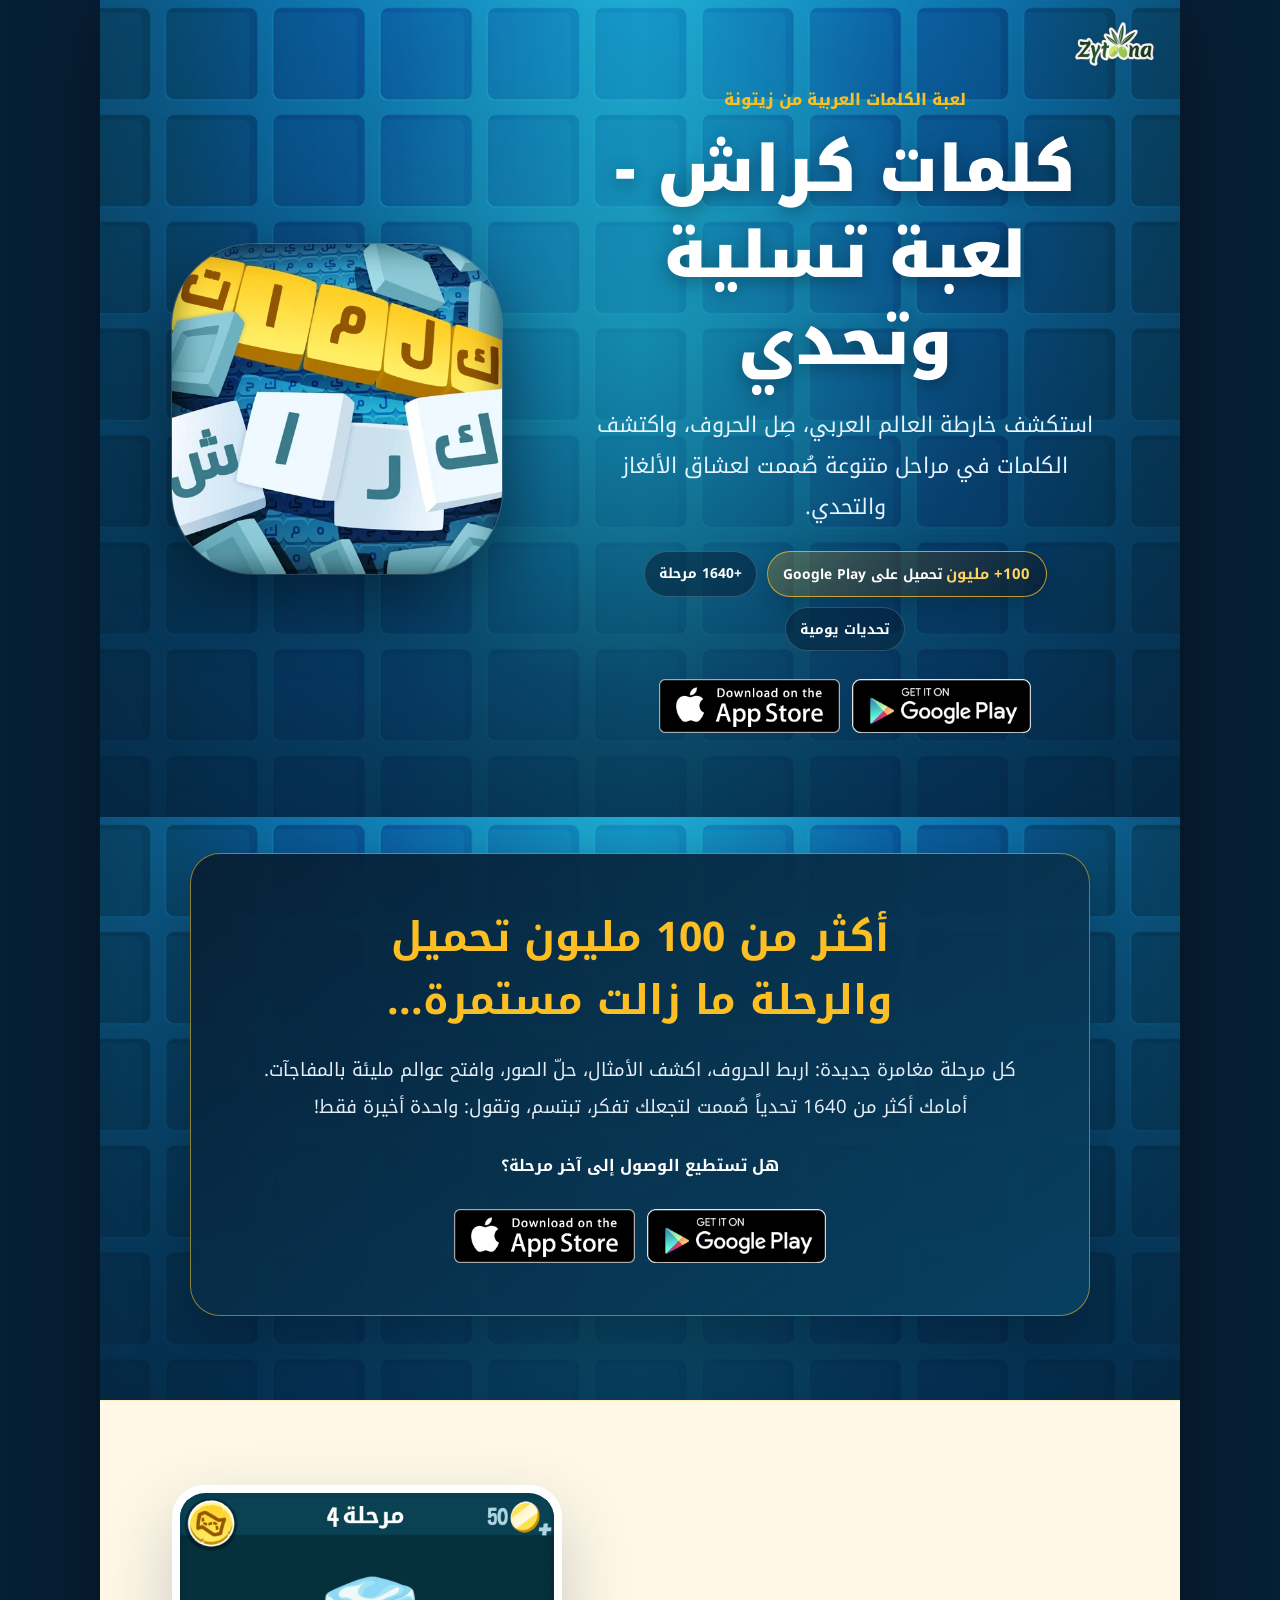
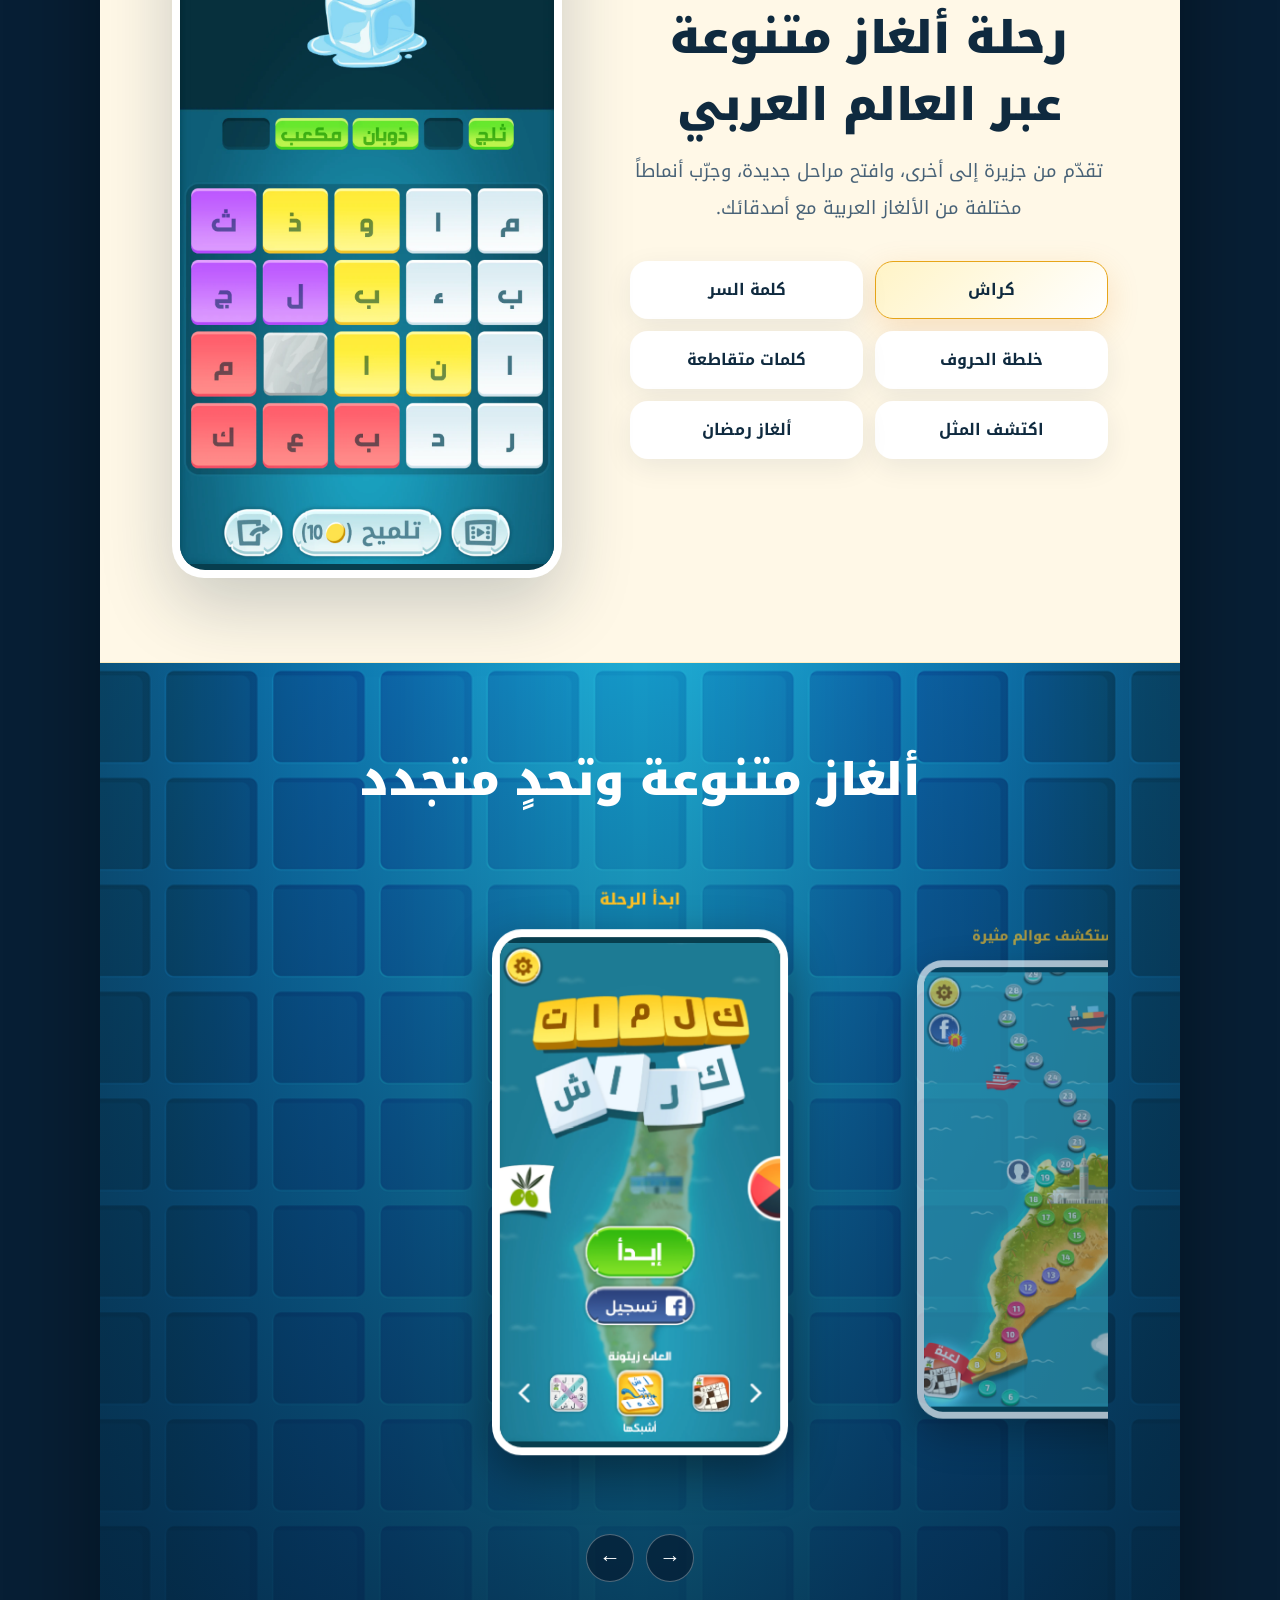
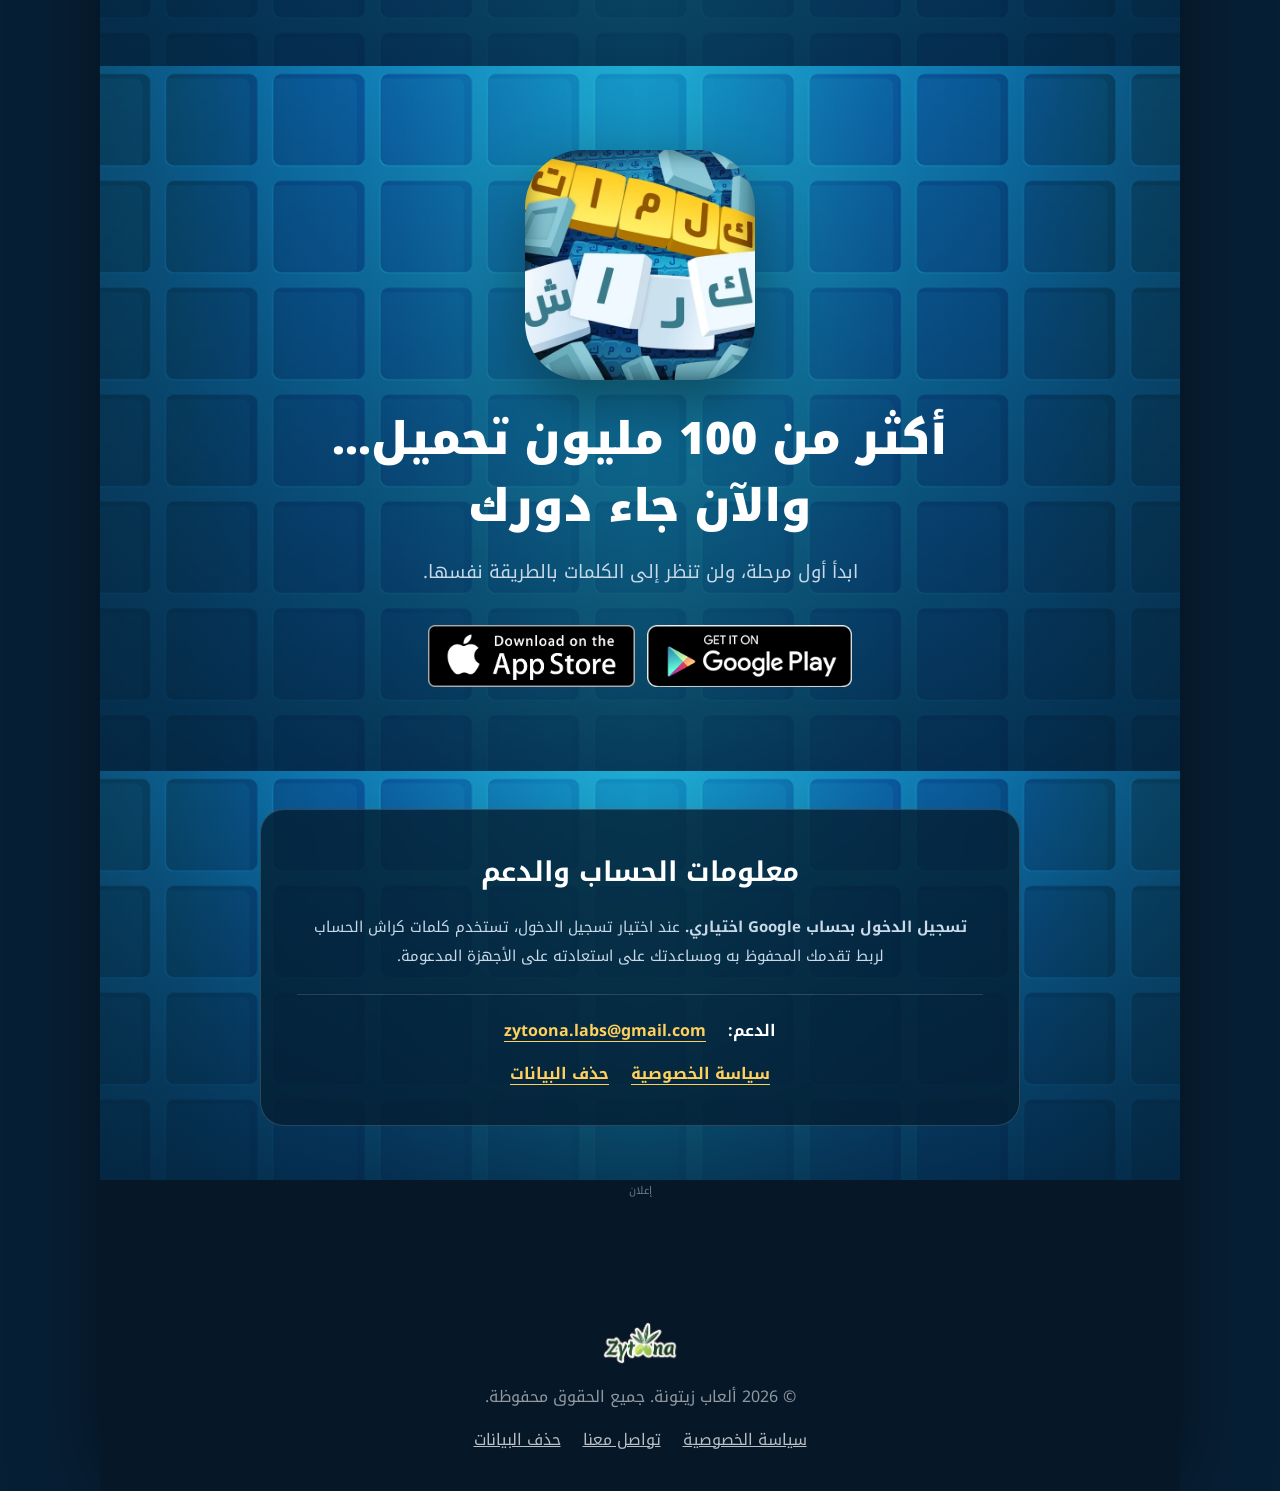
<file: wordscrush/index.html>
<!doctype html>
<html lang="ar" dir="rtl">
<head>
  <meta charset="utf-8">
  <meta name="viewport" content="width=device-width, initial-scale=1">
  <meta name="description" content="كلمات كراش - لعبة تسلية وتحدي من زيتونة. استكشف خارطة العالم العربي، صِل الحروف، وحل أكثر من 1640 مرحلة من ألغاز الكلمات العربية.">
  <meta name="application-name" content="كلمات كراش - لعبة تسلية وتحدي">
  <meta name="apple-mobile-web-app-title" content="كلمات كراش - لعبة تسلية وتحدي">
  <meta name="author" content="Zytoona Games">
  <meta name="theme-color" content="#082f49">
  <meta property="og:site_name" content="كلمات كراش - لعبة تسلية وتحدي">
  <meta property="og:title" content="كلمات كراش - لعبة تسلية وتحدي">
  <meta property="og:description" content="لعبة ألغاز كلمات عربية من زيتونة: خارطة العالم العربي، أكثر من 1640 مرحلة، وتحديات يومية.">
  <meta property="og:type" content="website">
  <meta property="og:url" content="https://zytoona.com/wordscrush/">
  <meta property="og:image" content="https://zytoona.com/images/wordscrush-ar/icon.webp">
  <meta property="og:image:width" content="512">
  <meta property="og:image:height" content="512">
  <meta property="og:image:alt" content="أيقونة كلمات كراش - لعبة تسلية وتحدي">
  <meta name="twitter:card" content="summary_large_image">
  <meta name="twitter:title" content="كلمات كراش - لعبة تسلية وتحدي">
  <meta name="twitter:description" content="استكشف خارطة العالم العربي وحل أكثر من 1640 مرحلة من ألغاز الكلمات.">
  <meta name="twitter:image" content="https://zytoona.com/images/wordscrush-ar/icon.webp">
  <link rel="canonical" href="https://zytoona.com/wordscrush/">
  <title>كلمات كراش - لعبة تسلية وتحدي</title>
  <link rel="icon" type="image/x-icon" href="/images/favicon.ico">
  <link rel="apple-touch-icon" href="/images/wordscrush-ar/icon.webp">
  <link rel="preconnect" href="https://fonts.googleapis.com">
  <link rel="preconnect" href="https://fonts.gstatic.com" crossorigin>
  <link href="https://fonts.googleapis.com/css2?family=Noto+Kufi+Arabic:wght@500;600;700;800;900&display=swap" rel="stylesheet">
  <script type="application/ld+json">
  {"@context":"https://schema.org","@type":"MobileApplication","name":"كلمات كراش - لعبة تسلية وتحدي","alternateName":"كلمات كراش : لعبة تسلية و تحدي","applicationCategory":"GameApplication","operatingSystem":"Android, iOS","description":"لعبة ألغاز كلمات عربية من زيتونة تتيح للاعبين استكشاف خارطة العالم العربي وحل أكثر من 1640 مرحلة متنوعة.","image":"https://zytoona.com/images/wordscrush-ar/icon.webp","author":{"@type":"Organization","name":"Zytoona Games","url":"https://zytoona.com/"},"downloadUrl":["https://play.google.com/store/apps/details?id=com.zytoona.wordscrush","https://apps.apple.com/app/id1306947001"],"offers":{"@type":"Offer","price":"0","priceCurrency":"USD"}}
  </script>
  <script async src="https://www.googletagmanager.com/gtag/js?id=G-6QT3NP9PSZ"></script>
  <script>window.dataLayer=window.dataLayer||[];function gtag(){dataLayer.push(arguments)}gtag('js',new Date());gtag('config','G-6QT3NP9PSZ');</script>
  <!-- Manual bottom banner only; this route is excluded from AdSense Auto Ads. -->
  <script async src="https://pagead2.googlesyndication.com/pagead/js/adsbygoogle.js?client=ca-pub-2296352381124224" crossorigin="anonymous"></script>
  <style>
    :root{--navy:#071f35;--gold:#fbbf24;--ink:#0f2a3f;--cream:#fff8e7;--muted:#c8d9e8}
    *,*::before,*::after{box-sizing:border-box}html{scroll-behavior:smooth}body{margin:0;background:var(--navy);color:#fff;font-family:"Noto Kufi Arabic",Tahoma,Arial,sans-serif;-webkit-font-smoothing:antialiased;overflow-x:hidden}img{display:block;max-width:100%;height:auto}a{color:inherit}.page-shell{max-width:1080px;margin-inline:auto;overflow:hidden;background:var(--navy);box-shadow:0 0 80px rgba(0,0,0,.42)}.tiles{background-color:#075985;background-image:linear-gradient(rgba(2,132,199,.2),rgba(3,37,65,.82)),url('/images/wordscrush/bluetiles_loop.png');background-size:auto,100% auto}.section{padding:clamp(48px,7vw,84px) clamp(22px,6vw,72px)}.section-title{margin:0 0 14px;font-size:clamp(1.7rem,4vw,2.8rem);line-height:1.5;font-weight:900;text-align:center}.section-lead{max-width:720px;margin:0 auto 34px;color:var(--muted);font-size:clamp(.98rem,2vw,1.15rem);line-height:2;text-align:center}
    .hero{min-height:680px;display:grid;place-items:center;position:relative;isolation:isolate}.hero::after{content:"";position:absolute;inset:0;background:radial-gradient(circle at 50% 42%,rgba(34,211,238,.24),transparent 48%);z-index:-1}.brand-link{position:absolute;top:18px;right:22px;z-index:2}.brand-link img{width:auto;height:52px}.hero-inner{width:100%;display:grid;grid-template-columns:minmax(240px,340px) minmax(0,1fr);align-items:center;gap:clamp(34px,6vw,70px);direction:ltr}.hero-copy{direction:rtl;text-align:center}.hero-icon{width:min(100%,330px);aspect-ratio:1;border-radius:25%;box-shadow:0 28px 70px rgba(0,0,0,.44),0 0 0 1px rgba(255,255,255,.22);animation:iconArrive .75s cubic-bezier(.2,.8,.2,1) both}.eyebrow{color:var(--gold);font-weight:800;margin-bottom:12px}h1{margin:0;font-size:clamp(2rem,5vw,4.1rem);line-height:1.35;font-weight:900;text-shadow:0 4px 18px rgba(0,0,0,.34);animation:titleArrive .65s .12s ease-out both}.hero-subtitle{margin:18px auto 0;color:#e5f4ff;font-size:clamp(1.02rem,2.4vw,1.35rem);line-height:1.9;max-width:630px;animation:fadeUp .65s .24s ease-out both}.hero-stats{display:flex;justify-content:center;gap:10px;flex-wrap:wrap;margin:24px 0 28px}.stat{padding:8px 14px;border:1px solid rgba(255,255,255,.18);border-radius:999px;background:rgba(5,28,50,.52);font-size:.86rem;font-weight:700;animation:statRise .5s ease-out both}.stat:nth-child(2){animation-delay:.12s}.stat:nth-child(3){animation-delay:.2s}.stat-primary{width:280px;max-width:100%;display:inline-flex;align-items:center;justify-content:center;gap:.28em;border-color:rgba(251,191,36,.75);background:linear-gradient(135deg,rgba(245,158,11,.25),rgba(5,28,50,.72));box-shadow:0 8px 26px rgba(0,0,0,.18);animation-name:statPrimaryRise}.stat-primary strong{color:#ffd45f;font-size:1.08em}.count-number{display:inline-block;text-align:center;font-variant-numeric:tabular-nums}.count-100{width:3ch}.count-1640{width:4ch}.million-word{display:inline-block;transform-origin:center}.hero-stats.count-complete .million-word{animation:millionPulse .62s cubic-bezier(.2,.8,.2,1) both}.badges{display:flex;justify-content:center;align-items:center;gap:12px;flex-wrap:wrap}.badges a{display:block;transition:transform .2s ease,filter .2s ease}.badges a:hover,.badges a:focus-visible{transform:translateY(-3px);filter:brightness(1.06)}.badges img{width:auto;height:54px}
    .purpose-wrap{padding-top:36px}.purpose-card{max-width:900px;margin:0 auto;padding:clamp(30px,5vw,52px);border:1px solid rgba(251,191,36,.55);border-radius:30px;background:linear-gradient(145deg,rgba(7,31,53,.96),rgba(8,65,98,.94));box-shadow:0 24px 60px rgba(0,0,0,.3);text-align:center}.purpose-card h2{color:var(--gold);margin:0 0 18px;font-size:clamp(1.55rem,3.7vw,2.55rem);line-height:1.55}.purpose-card h2 span{display:block}.purpose-card p{margin:0 auto 25px;max-width:760px;line-height:2;color:#e4edf5;font-size:clamp(1rem,2vw,1.16rem)}.purpose-card strong{color:#fff}.purpose-card .badges{margin-top:28px}.technical-wrap{padding-top:38px;padding-bottom:54px}.technical-card{max-width:760px;margin:0 auto;padding:clamp(24px,4vw,36px);border:1px solid rgba(255,255,255,.16);border-radius:24px;background:rgba(4,30,51,.8);text-align:center}.technical-card h2{margin:0 0 15px;color:#fff;font-size:clamp(1.25rem,3vw,1.7rem)}.technical-card p{max-width:680px;margin:0 auto;color:#c8d9e8;line-height:1.95;font-size:.94rem}.identity-links{border-top:1px solid rgba(255,255,255,.15);padding-top:20px;margin-top:22px;display:grid;gap:12px;justify-items:center}.support-row,.legal-row{display:flex;justify-content:center;align-items:center;gap:10px 22px;flex-wrap:wrap}.identity-links a{color:#ffd15c;font-weight:700;text-underline-offset:5px}
    .cream{background:var(--cream);color:var(--ink);border-block:1px solid rgba(251,191,36,.2)}.cream .section-lead{color:#486277}.map-grid{display:grid;grid-template-columns:minmax(0,1fr) minmax(240px,390px);align-items:center;gap:clamp(28px,6vw,68px)}.map-copy{text-align:center}.map-frame{width:100%;max-width:390px;aspect-ratio:9/16;margin-inline:auto;padding:8px;background:#fff;border-radius:32px;box-shadow:0 28px 70px rgba(15,42,63,.22);transform:rotate(-1deg);overflow:hidden}.map-frame img{border-radius:25px;width:100%;height:100%;object-fit:contain;background:#073e4e;transition:opacity .14s ease,transform .26s cubic-bezier(.2,.8,.2,1)}.map-frame img.changing{opacity:.55;transform:scale(.985)}.feature-pills{display:grid;grid-template-columns:repeat(2,minmax(0,1fr));gap:12px;margin-top:28px}.feature-pill{appearance:none;border:1px solid transparent;padding:16px 12px;border-radius:18px;background:#fff;color:var(--ink);box-shadow:0 8px 28px rgba(15,42,63,.08);font:700 1rem/1.5 "Noto Kufi Arabic",Tahoma,Arial,sans-serif;text-align:center;cursor:pointer;transition:transform .2s ease,box-shadow .2s ease,background .2s ease,border-color .2s ease}.feature-pill:hover,.feature-pill:focus-visible{transform:translateY(-2px);border-color:rgba(217,119,6,.4);box-shadow:0 12px 30px rgba(15,42,63,.14)}.feature-pill.active{background:linear-gradient(135deg,#fff4c7,#fff);border-color:#e7a519;box-shadow:0 10px 32px rgba(217,119,6,.18)}.feature-pill.hinting{animation:choiceHint 1.15s ease-in-out 2}
    .gallery{overflow:hidden}.screens{direction:ltr;display:flex;gap:26px;overflow-x:auto;padding:38px max(24px,calc((100% - 340px)/2)) 56px;scroll-snap-type:x mandatory;scroll-behavior:smooth;scrollbar-width:none;-webkit-overflow-scrolling:touch;cursor:grab;touch-action:pan-y;user-select:none}.screens.dragging{cursor:grabbing;scroll-snap-type:none;scroll-behavior:auto}.screens::-webkit-scrollbar{display:none}.shot{flex:0 0 300px;scroll-snap-align:center;transform:scale(.86);opacity:.65;transition:transform .24s cubic-bezier(.2,.8,.2,1),opacity .1s linear;will-change:transform,opacity}.shot.active{opacity:1!important}.screens.dragging .shot{transition:none}.shot img{width:100%;aspect-ratio:9/16;object-fit:contain;background:#073e4e;border:8px solid #fff;border-radius:30px;box-shadow:0 18px 48px rgba(0,0,0,.42);pointer-events:none;-webkit-user-drag:none}.shot-label{direction:rtl;text-align:center;margin-bottom:12px;min-height:2em;font-weight:800;color:var(--gold);transition:transform .22s ease}.gallery-controls{display:flex;justify-content:center;gap:12px;margin-top:2px}.gallery-control{width:48px;height:48px;border:1px solid rgba(255,255,255,.3);border-radius:50%;background:rgba(5,28,50,.72);color:#fff;font:700 1.35rem/1 Arial;cursor:pointer;transition:transform .2s,background .2s}.gallery-control:hover,.gallery-control:focus-visible{transform:scale(1.06);background:#0c5f8b}
    .final-cta{text-align:center}.final-icon{width:min(230px,62vw);margin:0 auto 26px;border-radius:25%;box-shadow:0 24px 60px rgba(0,0,0,.38)}.final-cta .section-title span{display:block}.final-cta .badges{margin-top:26px}.final-cta .badges img{height:62px}.final-cta.in-view .final-icon{animation:finalIconLift .7s cubic-bezier(.2,.8,.2,1) both}.final-cta.in-view .section-title{animation:fadeUp .55s .12s ease-out both}.final-cta.in-view .section-lead{animation:fadeUp .55s .2s ease-out both}.final-cta.in-view .badges{animation:fadeUp .55s .28s ease-out both}.bottom-ad{padding:0 20px 24px;background:#061728;text-align:center;overflow:hidden}.bottom-ad-label{display:block;margin-bottom:5px;color:rgba(255,255,255,.42);font-size:.66rem}.bottom-ad .adsbygoogle{display:block;width:100%;min-height:60px}.footer{padding:30px 20px 36px;text-align:center;background:#061728;color:rgba(255,255,255,.56)}.footer img{width:auto;height:48px;margin:0 auto 14px}.footer-links{display:flex;justify-content:center;flex-wrap:wrap;gap:12px 22px;margin-top:12px}.footer a{color:rgba(255,255,255,.72)}
    .reveal{opacity:1;transform:none}@keyframes iconArrive{from{opacity:0;transform:scale(.92) translateY(12px)}to{opacity:1;transform:none}}@keyframes titleArrive{from{opacity:0;transform:scale(.97)}to{opacity:1;transform:none}}@keyframes fadeUp{from{opacity:0;transform:translateY(12px)}to{opacity:1;transform:none}}@keyframes statRise{from{opacity:0;transform:translateY(10px) scale(.96)}to{opacity:1;transform:none}}@keyframes statPrimaryRise{from{opacity:0;transform:translateY(10px)}to{opacity:1;transform:none}}@keyframes millionPulse{0%,100%{transform:scale(1)}50%{transform:scale(1.2)}}@keyframes choiceHint{0%,100%{transform:none;box-shadow:0 10px 32px rgba(217,119,6,.18)}50%{transform:translateY(-2px) scale(1.025);box-shadow:0 0 0 6px rgba(245,158,11,.13),0 14px 34px rgba(217,119,6,.2)}}@keyframes finalIconLift{from{opacity:.72;transform:translateY(12px) scale(.96)}to{opacity:1;transform:none}}
    @media(max-width:760px){.section{padding-inline:20px}.hero{min-height:0;padding-top:94px}.brand-link{right:18px}.hero-inner{grid-template-columns:1fr;gap:30px}.hero-icon{width:min(230px,66vw);margin-inline:auto}h1{font-size:clamp(1.9rem,9vw,3rem)}.hero-stats{display:grid;grid-template-columns:repeat(2,minmax(0,1fr));gap:10px}.stat{padding:8px 7px;font-size:.78rem;white-space:nowrap}.stat:not(.stat-primary){width:max-content;max-width:100%;justify-self:center}.stat-primary{grid-column:1/-1;justify-self:center;padding-inline:18px}.badges img{height:44px}.purpose-card .badges img{height:39px}.final-cta .badges img{height:51px}.map-grid{grid-template-columns:1fr}.map-copy{order:-1}.shot{flex-basis:min(274px,76vw)}.screens{gap:20px;padding-inline:max(22px,calc((100% - min(274px,76vw))/2))}.purpose-card{border-radius:24px}}
    @media(max-width:370px){.badges img{height:39px}.support-row{font-size:.85rem}}
    @media(prefers-reduced-motion:reduce){html{scroll-behavior:auto}*,*::before,*::after{animation:none!important;transition:none!important}.reveal{opacity:1;transform:none}}
  </style>
</head>
<body data-source-game="words_crush_ar" data-page-version="arabic_store_v4">
  <main class="page-shell">
    <section class="hero tiles section">
      <a class="brand-link" href="/" aria-label="موقع ألعاب زيتونة"><img src="/images/logo_zytoona.png" alt="ألعاب زيتونة" width="657" height="391"></a>
      <div class="hero-inner">
        <img class="hero-icon" src="/images/wordscrush-ar/icon.webp" alt="أيقونة كلمات كراش - لعبة تسلية وتحدي" width="512" height="512">
        <div class="hero-copy">
          <div class="eyebrow">لعبة الكلمات العربية من زيتونة</div>
          <h1>كلمات كراش - لعبة تسلية وتحدي</h1>
          <p class="hero-subtitle">استكشف خارطة العالم العربي، صِل الحروف، واكتشف الكلمات في مراحل متنوعة صُممت لعشاق الألغاز والتحدي.</p>
          <div class="hero-stats" aria-label="معلومات عن اللعبة"><span class="stat stat-primary"><strong><bdi dir="ltr">+<span class="count-number count-100" data-count-to="100">100</span></bdi> <span class="million-word">مليون</span></strong> تحميل على Google Play</span><span class="stat"><bdi dir="ltr"><span class="count-number count-1640" data-count-to="1640">1640</span>+</bdi> مرحلة</span><span class="stat">تحديات يومية</span></div>
          <div class="badges" aria-label="تحميل كلمات كراش">
            <a href="https://play.google.com/store/apps/details?id=com.zytoona.wordscrush&amp;hl=ar" target="_blank" rel="noopener" data-primary-store="google_play" data-placement-id="wc_ar_download_hero"><img src="/images/wordscrush/download-google-ext-1.png" alt="حمّل كلمات كراش من Google Play" width="259" height="78"></a>
            <a href="https://apps.apple.com/app/id1306947001" target="_blank" rel="noopener" data-primary-store="app_store" data-placement-id="wc_ar_download_hero"><img src="/images/wordscrush/badge_apple.png" alt="حمّل كلمات كراش من App Store" width="531" height="159"></a>
          </div>
        </div>
      </div>
    </section>

    <section class="tiles section purpose-wrap" aria-labelledby="purpose-title">
      <div class="purpose-card reveal">
        <h2 id="purpose-title" data-engagement-section="purpose"><span>أكثر من 100 مليون تحميل</span><span>والرحلة ما زالت مستمرة...</span></h2>
        <p>كل مرحلة مغامرة جديدة: اربط الحروف، اكشف الأمثال، حلّ الصور، وافتح عوالم مليئة بالمفاجآت. أمامك أكثر من 1640 تحدياً صُممت لتجعلك تفكر، تبتسم، وتقول: واحدة أخيرة فقط!</p>
        <strong>هل تستطيع الوصول إلى آخر مرحلة؟</strong>
        <div class="badges" aria-label="ابدأ لعب كلمات كراش">
          <a href="https://play.google.com/store/apps/details?id=com.zytoona.wordscrush&amp;hl=ar" target="_blank" rel="noopener" data-primary-store="google_play" data-placement-id="wc_ar_download_story"><img src="/images/wordscrush/download-google-ext-1.png" alt="حمّل كلمات كراش من Google Play" width="259" height="78"></a>
          <a href="https://apps.apple.com/app/id1306947001" target="_blank" rel="noopener" data-primary-store="app_store" data-placement-id="wc_ar_download_story"><img src="/images/wordscrush/badge_apple.png" alt="حمّل كلمات كراش من App Store" width="531" height="159"></a>
        </div>
      </div>
    </section>

    <section class="cream section" aria-labelledby="map-title">
      <div class="map-grid">
        <div class="map-copy reveal">
          <h2 class="section-title" id="map-title" data-engagement-section="arab_world_map">رحلة ألغاز متنوعة عبر العالم العربي</h2>
          <p class="section-lead">تقدّم من جزيرة إلى أخرى، وافتح مراحل جديدة، وجرّب أنماطاً مختلفة من الألغاز العربية مع أصدقائك.</p>
          <div class="feature-pills" aria-label="اختر نوع اللغز">
            <button class="feature-pill active" type="button" data-preview-src="/images/wordscrush-ar/mode-crash.webp" data-preview-alt="لغز كراش في كلمات كراش" aria-pressed="true">كراش</button>
            <button class="feature-pill" type="button" data-preview-src="/images/wordscrush-ar/mode-password.webp" data-preview-alt="لغز كلمة السر في كلمات كراش" aria-pressed="false">كلمة السر</button>
            <button class="feature-pill" type="button" data-preview-src="/images/wordscrush-ar/screenshot-6.webp" data-preview-alt="لغز خلطة الحروف في كلمات كراش" aria-pressed="false">خلطة الحروف</button>
            <button class="feature-pill" type="button" data-preview-src="/images/wordscrush-ar/screenshot-4.webp" data-preview-alt="لغز كلمات متقاطعة في كلمات كراش" aria-pressed="false">كلمات متقاطعة</button>
            <button class="feature-pill" type="button" data-preview-src="/images/wordscrush-ar/screenshot-3.webp" data-preview-alt="لغز اكتشف المثل في كلمات كراش" aria-pressed="false">اكتشف المثل</button>
            <button class="feature-pill" type="button" data-preview-src="/images/wordscrush-ar/mode-ramadan.webp" data-preview-alt="ألغاز رمضان في كلمات كراش" aria-pressed="false">ألغاز رمضان</button>
          </div>
        </div>
        <div class="map-frame reveal"><img id="modePreview" src="/images/wordscrush-ar/mode-crash.webp" alt="لغز كراش في كلمات كراش" decoding="async" width="1080" height="1920"></div>
      </div>
    </section>

    <section class="tiles section gallery" aria-labelledby="gallery-title">
      <h2 class="section-title reveal" id="gallery-title" data-engagement-section="screenshots">ألغاز متنوعة وتحدٍ متجدد</h2>
      <div class="screens" id="screens" aria-label="صور كلمات كراش">
        <figure class="shot"><figcaption class="shot-label">ابدأ الرحلة</figcaption><img src="/images/wordscrush-ar/screenshot-1.webp" alt="شاشة البداية في كلمات كراش" loading="lazy" width="1242" height="2208"></figure>
        <figure class="shot"><figcaption class="shot-label">استكشف عوالم مثيرة</figcaption><img src="/images/wordscrush-ar/screenshot-2.webp" alt="استكشف عوالم مثيرة في كلمات كراش" loading="lazy" width="1242" height="2208"></figure>
        <figure class="shot"><figcaption class="shot-label">اكتشف المثل</figcaption><img src="/images/wordscrush-ar/screenshot-3.webp" alt="لغز اكتشف المثل" loading="lazy" width="1242" height="2208"></figure>
        <figure class="shot"><figcaption class="shot-label">كلمات متقاطعة</figcaption><img src="/images/wordscrush-ar/screenshot-4.webp" alt="لغز كلمات متقاطعة" loading="lazy" width="1242" height="2208"></figure>
        <figure class="shot"><figcaption class="shot-label">ظلال الصور</figcaption><img src="/images/wordscrush-ar/screenshot-5.webp" alt="لغز ظلال الصور" loading="lazy" width="1242" height="2208"></figure>
        <figure class="shot"><figcaption class="shot-label">كلمات مبعثرة</figcaption><img src="/images/wordscrush-ar/screenshot-6.webp" alt="لغز كلمات مبعثرة" loading="lazy" width="1242" height="2208"></figure>
        <figure class="shot"><figcaption class="shot-label">تحدي الصورة</figcaption><img src="/images/wordscrush-ar/screenshot-7.webp" alt="تحدي صورة في كلمات كراش" loading="lazy" width="1242" height="2208"></figure>
        <figure class="shot"><figcaption class="shot-label">تحدي يومي</figcaption><img src="/images/wordscrush-ar/screenshot-8.webp" alt="التحدي اليومي في كلمات كراش" loading="lazy" width="1242" height="2208"></figure>
        <figure class="shot"><figcaption class="shot-label">كلمة السر</figcaption><img src="/images/wordscrush-ar/mode-password.webp" alt="لغز كلمة السر في كلمات كراش" loading="lazy" width="1125" height="2434"></figure>
        <figure class="shot"><figcaption class="shot-label">ألغاز رمضان</figcaption><img src="/images/wordscrush-ar/mode-ramadan.webp" alt="ألغاز رمضان في كلمات كراش" loading="lazy" width="750" height="1333"></figure>
      </div>
      <div class="gallery-controls" aria-label="التنقل بين صور اللعبة"><button class="gallery-control" id="galleryPrev" type="button" aria-label="الصورة السابقة">→</button><button class="gallery-control" id="galleryNext" type="button" aria-label="الصورة التالية">←</button></div>
    </section>

    <section class="tiles section final-cta" aria-labelledby="download-title">
      <img class="final-icon reveal" src="/images/wordscrush-ar/icon.webp" alt="كلمات كراش" loading="lazy" width="512" height="512">
      <h2 class="section-title" id="download-title" data-engagement-section="final_download"><span>أكثر من 100 مليون تحميل...</span><span>والآن جاء دورك</span></h2>
      <p class="section-lead">ابدأ أول مرحلة، ولن تنظر إلى الكلمات بالطريقة نفسها.</p>
      <div class="badges" aria-label="تحميل كلمات كراش">
        <a href="https://play.google.com/store/apps/details?id=com.zytoona.wordscrush&amp;hl=ar" target="_blank" rel="noopener" data-primary-store="google_play" data-placement-id="wc_ar_download_final"><img src="/images/wordscrush/download-google-ext-1.png" alt="حمّل من Google Play" loading="lazy" width="259" height="78"></a>
        <a href="https://apps.apple.com/app/id1306947001" target="_blank" rel="noopener" data-primary-store="app_store" data-placement-id="wc_ar_download_final"><img src="/images/wordscrush/badge_apple.png" alt="حمّل من App Store" loading="lazy" width="531" height="159"></a>
      </div>
    </section>

    <section class="tiles section technical-wrap" aria-labelledby="account-title">
      <div class="technical-card">
        <h2 id="account-title" data-engagement-section="account_support">معلومات الحساب والدعم</h2>
        <p><strong>تسجيل الدخول بحساب Google اختياري.</strong> عند اختيار تسجيل الدخول، تستخدم كلمات كراش الحساب لربط تقدمك المحفوظ به ومساعدتك على استعادته على الأجهزة المدعومة.</p>
        <div class="identity-links">
          <div class="support-row"><strong>الدعم:</strong> <a href="mailto:zytoona.labs@gmail.com">zytoona.labs@gmail.com</a></div>
          <div class="legal-row"><a href="/privacy-policy/">سياسة الخصوصية</a><a href="/data-deletion-wc/">حذف البيانات</a></div>
        </div>
      </div>
    </section>

    <aside class="bottom-ad" aria-label="إعلان">
      <span class="bottom-ad-label">إعلان</span>
      <ins class="adsbygoogle"
           data-ad-client="ca-pub-2296352381124224"
           data-ad-slot="1332849226"
           data-ad-format="horizontal"
           data-full-width-responsive="true"></ins>
      <script>(adsbygoogle=window.adsbygoogle||[]).push({});</script>
    </aside>

    <footer class="footer">
      <a href="/"><img src="/images/logo_zytoona.png" alt="ألعاب زيتونة" loading="lazy" width="657" height="391"></a>
      <div>© 2026 ألعاب زيتونة. جميع الحقوق محفوظة.</div>
      <nav class="footer-links" aria-label="روابط الموقع"><a href="/privacy-policy/">سياسة الخصوصية</a><a href="/contact/">تواصل معنا</a><a href="/data-deletion-wc/">حذف البيانات</a></nav>
    </footer>
  </main>
  <script src="/js/wordscrush-analytics.js?v=2"></script>
  <script>
    (function () {
      var reduced = window.matchMedia('(prefers-reduced-motion: reduce)').matches;

      var heroStats = document.querySelector('.hero-stats');
      var counters = Array.from(document.querySelectorAll('[data-count-to]'));
      function animateCounter(element) {
        var target = Number(element.dataset.countTo);
        var duration = target > 1000 ? 1450 : 1150;
        var started = performance.now();
        function tick(now) {
          var progress = Math.min((now - started) / duration, 1);
          var eased = 1 - Math.pow(1 - progress, 3);
          element.textContent = String(Math.round(target * eased));
          if (progress < 1) {
            requestAnimationFrame(tick);
          } else if (target === 100) {
            heroStats.classList.add('count-complete');
          }
        }
        element.textContent = '0';
        requestAnimationFrame(tick);
      }
      if (!reduced && counters.length && 'IntersectionObserver' in window) {
        var countObserver = new IntersectionObserver(function (entries) {
          if (!entries.some(function (entry) { return entry.isIntersecting; })) return;
          counters.forEach(animateCounter);
          countObserver.disconnect();
        }, { threshold: .45 });
        countObserver.observe(heroStats);
      }

      var preview = document.getElementById('modePreview');
      var previewButtons = Array.from(document.querySelectorAll('[data-preview-src]'));
      function preloadModeImages() {
        previewButtons.forEach(function (button) {
          var preload = new Image();
          preload.src = button.dataset.previewSrc;
        });
      }
      if ('IntersectionObserver' in window) {
        var previewPreloader = new IntersectionObserver(function (entries) {
          if (!entries.some(function (entry) { return entry.isIntersecting; })) return;
          preloadModeImages();
          previewPreloader.disconnect();
        }, { rootMargin: '250px 0px', threshold: 0 });
        previewPreloader.observe(document.querySelector('.map-grid'));
      } else {
        preloadModeImages();
      }
      var initialChoice = document.querySelector('.feature-pill.active');
      if (!reduced && initialChoice && 'IntersectionObserver' in window) {
        var choiceObserver = new IntersectionObserver(function (entries) {
          if (!entries.some(function (entry) { return entry.isIntersecting; })) return;
          initialChoice.classList.add('hinting');
          initialChoice.addEventListener('animationend', function () { initialChoice.classList.remove('hinting'); }, { once: true });
          choiceObserver.disconnect();
        }, { threshold: .65 });
        choiceObserver.observe(document.querySelector('.feature-pills'));
      }
      previewButtons.forEach(function (button) {
        button.addEventListener('click', function () {
          previewButtons.forEach(function (item) {
            var selected = item === button;
            item.classList.toggle('active', selected);
            item.setAttribute('aria-pressed', String(selected));
          });
          preview.classList.add('changing');
          window.setTimeout(function () {
            preview.src = button.dataset.previewSrc;
            preview.alt = button.dataset.previewAlt;
            requestAnimationFrame(function () { preview.classList.remove('changing'); });
          }, reduced ? 0 : 110);
          if (typeof window.gtag === 'function') {
            window.gtag('event', 'mode_preview_click', {
              source_page: window.location.pathname,
              source_game: 'words_crush_ar',
              mode_name: button.textContent.trim()
            });
          }
        });
      });

      var finalCta = document.querySelector('.final-cta');
      if (finalCta && 'IntersectionObserver' in window) {
        var finalObserver = new IntersectionObserver(function (entries) {
          if (!entries.some(function (entry) { return entry.isIntersecting; })) return;
          finalCta.classList.add('in-view');
          finalObserver.disconnect();
        }, { threshold: .25 });
        finalObserver.observe(finalCta);
      } else if (finalCta) {
        finalCta.classList.add('in-view');
      }

      var track = document.getElementById('screens');
      var cards = track ? Array.from(track.querySelectorAll('.shot')) : [];
      if (!track || !cards.length) return;
      var activeIndex = 0;
      var framePending = false;
      var dragging = false;
      var moved = false;
      var startX = 0;
      var startScroll = 0;
      var dragStartIndex = 0;

      function cardStep() {
        return cards.length > 1 ? cards[1].offsetLeft - cards[0].offsetLeft : cards[0].offsetWidth;
      }
      function updateCards() {
        framePending = false;
        var center = track.scrollLeft + track.clientWidth / 2;
        var step = cardStep();
        var nearestDistance = Infinity;
        cards.forEach(function (card, index) {
          var cardCenter = card.offsetLeft + card.offsetWidth / 2;
          var distance = Math.min(Math.abs(cardCenter - center) / step, 1);
          var scale = 1.08 - distance * .22;
          card.style.transform = 'scale(' + scale.toFixed(3) + ')';
          card.style.opacity = String(1 - distance * .35);
          card.querySelector('.shot-label').style.transform = 'translateY(' + (-4 * (1 - distance)).toFixed(1) + 'px)';
          if (Math.abs(cardCenter - center) < nearestDistance) {
            nearestDistance = Math.abs(cardCenter - center);
            activeIndex = index;
          }
        });
        cards.forEach(function (card, index) { card.classList.toggle('active', index === activeIndex); });
      }
      function requestUpdate() {
        if (framePending) return;
        framePending = true;
        requestAnimationFrame(updateCards);
      }
      function scrollToCard(index) {
        activeIndex = Math.max(0, Math.min(cards.length - 1, index));
        var card = cards[activeIndex];
        var left = card.offsetLeft - (track.clientWidth - card.offsetWidth) / 2;
        track.scrollTo({ left: left, behavior: reduced ? 'auto' : 'smooth' });
      }

      track.addEventListener('scroll', requestUpdate, { passive: true });
      track.addEventListener('pointerdown', function (event) {
        updateCards();
        dragging = true;
        moved = false;
        startX = event.clientX;
        startScroll = track.scrollLeft;
        dragStartIndex = activeIndex;
        track.classList.add('dragging');
        track.setPointerCapture(event.pointerId);
      });
      track.addEventListener('pointermove', function (event) {
        if (!dragging) return;
        var distance = event.clientX - startX;
        if (Math.abs(distance) > 4) moved = true;
        track.scrollLeft = startScroll - distance;
        updateCards();
      });
      function endDrag(event, cancelled) {
        if (!dragging) return;
        dragging = false;
        track.classList.remove('dragging');
        if (track.hasPointerCapture(event.pointerId)) track.releasePointerCapture(event.pointerId);
        var distance = event.clientX - startX;
        var steps = !cancelled && Math.abs(distance) >= 24 ? Math.max(1, Math.round(Math.abs(distance) / cardStep())) : 0;
        var direction = distance < 0 ? 1 : -1;
        scrollToCard(steps ? dragStartIndex + direction * steps : activeIndex);
      }
      track.addEventListener('pointerup', function (event) { endDrag(event, false); });
      track.addEventListener('pointercancel', function (event) { endDrag(event, true); });
      track.addEventListener('click', function (event) {
        if (!moved) return;
        event.preventDefault();
        event.stopPropagation();
      }, true);
      document.getElementById('galleryPrev').addEventListener('click', function () { scrollToCard(activeIndex - 1); });
      document.getElementById('galleryNext').addEventListener('click', function () { scrollToCard(activeIndex + 1); });
      window.addEventListener('resize', requestUpdate);
      updateCards();
    }());
  </script>
</body>
</html>
</file>
<file: css/style.css>
/* ============================================
   ZYTOONA GAMES - Warm Conversion Theme
   Arabic-First Game Studio Website
   ============================================ */

:root {
  --bg: #fff9ef;
  --bg-soft: #fffdf8;
  --surface: #ffffff;
  --text: #2f3b2f;
  --text-soft: #5d675d;
  --text-muted: #8a9189;
  --primary: #f2a51a;
  --primary-strong: #e59400;
  --primary-glow: rgba(229, 148, 0, 0.18);
  --green: #16a34a;
  --gold: #f59e0b;
  --line: rgba(47, 59, 47, 0.08);
  --shadow-sm: 0 2px 8px rgba(0,0,0,0.04);
  --shadow-md: 0 8px 24px rgba(0,0,0,0.08);
  --shadow-lg: 0 16px 48px rgba(0,0,0,0.1);
  --shadow-card: 0 4px 16px rgba(0,0,0,0.06);
  --shadow-card-hover: 0 12px 40px rgba(0,0,0,0.12);
  --radius-xl: 24px;
  --radius-lg: 20px;
  --radius-md: 14px;
  --radius-sm: 10px;
  --font-ar: 'Tajawal', system-ui, sans-serif;
  --font-en: 'Inter', -apple-system, sans-serif;
  --transition: 0.3s cubic-bezier(0.4, 0, 0.2, 1);
  --max-width: 1100px;
}

*, *::before, *::after { box-sizing: border-box; margin: 0; padding: 0; }
html { scroll-behavior: smooth; font-size: 16px; }
body {
  font-family: var(--font-ar);
  background: var(--bg);
  color: var(--text);
  line-height: 1.7;
  overflow-x: hidden;
  -webkit-font-smoothing: antialiased;
  direction: rtl;
}
body.ltr { direction: ltr; font-family: var(--font-en); }

a { color: var(--text); text-decoration: none; transition: color var(--transition); }
img { max-width: 100%; height: auto; display: block; }
ul { list-style: none; }

.container { max-width: var(--max-width); margin: 0 auto; padding: 0 20px; }

/* ============ NAVIGATION ============ */
.navbar {
  position: fixed; top: 0; left: 0; right: 0; z-index: 1000;
  padding: 12px 0;
  background: rgba(255,249,239,0.9);
  backdrop-filter: blur(20px);
  -webkit-backdrop-filter: blur(20px);
  border-bottom: 1px solid var(--line);
  transition: all var(--transition);
}
.navbar.scrolled { padding: 8px 0; box-shadow: var(--shadow-sm); }
.navbar .container { display: flex; align-items: center; justify-content: space-between; }
.nav-logo { display: flex; align-items: center; opacity: 0; transform: scale(0.9); transition: opacity 0.5s ease, transform 0.5s ease; pointer-events: none; }
.navbar.logo-visible .nav-logo { opacity: 1; transform: scale(1); pointer-events: auto; }
.nav-logo img { height: 38px; width: auto; border-radius: 10px; }
.english-navbar .container,
.english-navbar .nav-links { direction: ltr; }
.nav-links { display: flex; align-items: center; gap: 24px; }
.nav-links a {
  color: var(--text-soft); font-size: 0.9rem; font-weight: 600;
  transition: color var(--transition);
}
.nav-links a:hover { color: var(--primary-strong); }

.nav-toggle { display: none; flex-direction: column; gap: 5px; cursor: pointer; background: none; border: none; padding: 8px; }
.nav-toggle span { width: 22px; height: 2px; background: var(--text); transition: var(--transition); border-radius: 2px; }
.nav-toggle.active span:nth-child(1) { transform: rotate(45deg) translate(5px, 5px); }
.nav-toggle.active span:nth-child(2) { opacity: 0; }
.nav-toggle.active span:nth-child(3) { transform: rotate(-45deg) translate(5px, -5px); }

@media (max-width: 768px) {
  .nav-toggle { display: flex; }
  .nav-logo img { height: 32px; }
  .nav-links {
    position: fixed; top: 62px; left: 0; right: 0;
    flex-direction: column; gap: 0;
    background: rgba(255,249,239,0.98);
    backdrop-filter: blur(20px);
    padding: 20px;
    transform: translateX(-100%);
    transition: transform var(--transition);
    z-index: 999;
    box-shadow: var(--shadow-lg);
  }
  .nav-links.active { transform: translateX(0) !important; }
  .nav-links a { font-size: 1.05rem; padding: 14px 0; border-bottom: 1px solid var(--line); width: 100%; }
}

/* ============ HERO ============ */
.hero {
  padding: 80px 20px 28px; text-align: center;
  position: relative; overflow: hidden;
  background: linear-gradient(180deg, #fff8e8 0%, #fff4d6 40%, #fffaf0 100%);
}

.hero-visual {
  display: flex; align-items: center; justify-content: center;
  margin-bottom: 18px;
}

.hero-brand {
  height: 120px; width: auto;
}

.hero h1 {
  font-size: clamp(1.7rem, 5vw, 2.8rem); font-weight: 900;
  line-height: 1.3; margin-bottom: 10px; color: var(--text);
}

.hero-motto {
  font-size: clamp(0.95rem, 2vw, 1.15rem); font-weight: 700;
  color: #7c6532; margin-bottom: 22px;
}

.hero-stores {
  display: flex; gap: 12px; justify-content: center; flex-wrap: wrap;
  margin-bottom: 16px;
}
.store-badge { display: inline-block; transition: transform var(--transition); }
.store-badge:hover { transform: translateY(-2px); }
.store-badge img { height: 48px; width: auto; border-radius: 10px; box-shadow: 0 6px 16px rgba(0,0,0,0.12); }

.trust-pill {
  display: inline-block;
  background: rgba(255,255,255,0.85);
  border: 1px solid var(--line);
  border-radius: 999px;
  padding: 8px 20px;
  font-size: 0.9rem; font-weight: 800;
  box-shadow: 0 4px 12px rgba(0,0,0,0.06);
  color: var(--text);
}

/* ============ SECTION STYLES ============ */
section { padding: 40px 0; }
.section-header { text-align: center; margin-bottom: 24px; }
.section-label {
  display: inline-block; font-size: 0.8rem; font-weight: 700;
  letter-spacing: 0.1em; color: var(--primary-strong);
  margin-bottom: 8px; background: #fff3d6; padding: 4px 14px; border-radius: 50px;
}
.section-header h2 {
  font-size: clamp(1.5rem, 3.5vw, 2rem); font-weight: 900;
  line-height: 1.3; margin-bottom: 8px;
}
.section-header p { color: var(--text-soft); font-size: 0.95rem; }

/* ============ FEATURED GAME ============ */
.featured-card {
  background: linear-gradient(135deg, #3a4a3a, #4a5f4a);
  border-radius: var(--radius-xl);
  display: grid; grid-template-columns: 1.2fr 1fr; gap: 0;
  margin-bottom: 28px; position: relative; overflow: hidden;
  box-shadow: 0 16px 48px rgba(0,0,0,0.15);
}
.featured-content {
  padding: 36px; display: flex; flex-direction: column; justify-content: center;
  color: white;
}
.featured-label-top {
  font-size: 0.75rem; font-weight: 700; letter-spacing: 0.1em;
  color: #f2a51a; margin-bottom: 12px; text-align: center;
}
.featured-label {
  font-size: 0.75rem; font-weight: 700; letter-spacing: 0.1em;
  color: rgba(255,255,255,0.6); margin-bottom: 12px; display: none;
}
.featured-content h2 { font-size: 1.8rem; font-weight: 900; margin-bottom: 10px; line-height: 1.3; }
.featured-content p { font-size: 0.95rem; line-height: 1.7; color: rgba(255,255,255,0.8); margin-bottom: 16px; }
.featured-meta { font-size: 0.85rem; font-weight: 700; color: #f2a51a; margin-bottom: 20px; }
.featured-btn {
  width: auto; display: inline-block; padding: 12px 32px;
}
.featured-visual {
  display: flex; flex-direction: column; align-items: center; justify-content: center;
  padding: 32px; background: rgba(255,255,255,0.05);
}
.featured-visual img {
  width: 160px; height: 160px; border-radius: 36px;
  box-shadow:
    0 4px 8px rgba(0,0,0,0.15),
    0 12px 24px rgba(0,0,0,0.25),
    0 28px 56px rgba(0,0,0,0.3),
    0 -3px 10px rgba(255,255,255,0.3) inset;
}
@media (max-width: 768px) {
  .featured-card { grid-template-columns: 1fr; text-align: center; }
  .featured-visual { padding: 16px 20px 0; min-height: auto; order: -1; }
  .featured-visual img { width: 140px; height: 140px; border-radius: 32px; }
  .featured-content { padding: 24px 20px 28px; align-items: center; }
  .featured-content p { text-align: center; }
}

/* ============ GAMES GRID ============ */
.games-section { padding: 40px 0 48px; }
.games-grid {
  display: grid;
  grid-template-columns: repeat(auto-fill, minmax(300px, 1fr));
  gap: 20px;
}

.game-card {
  background: var(--surface); border: 1px solid var(--line);
  border-radius: var(--radius-lg); overflow: hidden;
  transition: all var(--transition);
  box-shadow: var(--shadow-card);
}
.game-card:hover {
  transform: translateY(-4px);
  box-shadow: var(--shadow-card-hover);
}

.game-card-image {
  position: relative; height: 140px; overflow: hidden;
  display: flex; align-items: center; justify-content: center;
}
.game-card-image img {
  width: 96px; height: 96px; border-radius: 22px;
  box-shadow:
    0 2px 4px rgba(0,0,0,0.08),
    0 8px 16px rgba(0,0,0,0.15),
    0 20px 40px rgba(0,0,0,0.2),
    0 -2px 8px rgba(255,255,255,0.5) inset,
    2px 2px 4px rgba(255,255,255,0.15) inset;
  transition: transform 0.4s cubic-bezier(0.34, 1.56, 0.64, 1), box-shadow 0.4s ease;
  transform: perspective(500px) rotateX(4deg) rotateY(-4deg) translateZ(10px);
}
.game-card:hover .game-card-image img {
  transform: perspective(500px) rotateX(0deg) rotateY(0deg) scale(1.1) translateY(-6px) translateZ(20px);
  box-shadow:
    0 4px 8px rgba(0,0,0,0.1),
    0 16px 32px rgba(0,0,0,0.2),
    0 32px 64px rgba(229,148,0,0.15),
    0 -2px 8px rgba(255,255,255,0.6) inset,
    2px 2px 4px rgba(255,255,255,0.2) inset;
}

.game-card-badge {
  position: absolute; top: 10px; right: 10px;
  background: #e8333a; color: white;
  padding: 3px 10px; border-radius: 999px; font-size: 0.7rem; font-weight: 800;
}

.game-card-content { padding: 16px 20px 20px; text-align: center; }
.game-card-content h3 { font-size: 1.1rem; font-weight: 800; margin-bottom: 4px; }
.game-card-content .subtitle { color: var(--text-muted); font-size: 0.85rem; margin-bottom: 10px; }

.game-card-meta {
  display: flex; align-items: center; justify-content: center; gap: 6px;
  margin-bottom: 14px; font-size: 0.85rem; font-weight: 700; color: var(--primary-strong);
}
.game-card-meta .separator { opacity: 0.5; }

/* Orange download button */
.btn-download {
  display: inline-block;
  padding: 11px 36px; border-radius: var(--radius-md);
  background: linear-gradient(180deg, var(--primary) 0%, var(--primary-strong) 100%);
  color: #fff; font-size: 0.95rem; font-weight: 800;
  text-align: center;
  box-shadow: 0 8px 20px var(--primary-glow);
  transition: all var(--transition);
  margin-bottom: 8px;
}
.btn-download:hover {
  transform: translateY(-2px);
  box-shadow: 0 12px 28px var(--primary-glow);
  color: #fff;
}

/* WhatsApp share */
.share-button {
  display: flex; align-items: center; justify-content: center; gap: 5px;
  width: 100%; padding: 6px 0;
  background: transparent; border: none;
  color: #25d366; font-size: 0.8rem; font-weight: 700;
  opacity: 0.75; transition: opacity var(--transition);
  font-family: inherit;
}
.share-button:hover { opacity: 1; color: #25d366; }

/* ============ SOCIAL PROOF ============ */
.proof-section { padding: 32px 0; }
.proof-card {
  background: var(--surface);
  border-radius: var(--radius-xl);
  box-shadow: var(--shadow-md);
  text-align: center;
  padding: 32px 20px;
}
.proof-number {
  font-size: clamp(1.6rem, 4vw, 2rem); font-weight: 900;
  margin-bottom: 6px; color: var(--text);
}
.proof-text {
  font-size: 0.95rem; color: var(--text-soft); line-height: 1.7;
}

/* ============ ALL GAMES LINKS ============ */
.all-games-section { padding: 0 0 40px; }
.all-games-card {
  background: var(--bg-soft);
  border-radius: var(--radius-xl);
  border: 1px solid var(--line);
  padding: 24px; text-align: center;
}
.all-games-card h3 {
  font-size: 1.15rem; font-weight: 800; margin-bottom: 8px;
}
.all-games-card p {
  color: var(--text-soft); font-size: 0.9rem; line-height: 1.7; margin-bottom: 16px;
}
.all-games-stores {
  display: flex; gap: 12px; justify-content: center; flex-wrap: wrap;
}
.all-games-stores .store-badge img { height: 44px; }

/* ============ ABOUT SECTION (compact) ============ */
.about-section {
  padding: 32px 0; text-align: center;
  border-top: 1px solid var(--line);
}
.about-content { max-width: 600px; margin: 0 auto; }
.about-content h2 {
  font-size: 1.3rem; font-weight: 900; margin-bottom: 10px;
}
.about-content p {
  color: var(--text-soft); font-size: 0.95rem; line-height: 1.8;
}

.section-divider {
  text-align: center; padding: 20px 0;
}
.divider-olive {
  height: 36px; width: auto; opacity: 0.15;
}

/* ============ FOOTER ============ */
.footer {
  padding: 48px 0 20px;
  background: #2f3b2f;
  color: rgba(255,255,255,0.7);
}
.footer-grid { display: grid; grid-template-columns: 2fr 1fr 1fr; gap: 36px; margin-bottom: 32px; }
.footer-logo { margin-bottom: 12px; }
.footer-logo img { height: 42px; width: auto; border-radius: 10px; }
.footer-brand p { color: rgba(255,255,255,0.45); margin-top: 10px; font-size: 0.85rem; line-height: 1.7; }
.footer-col h4 {
  font-size: 0.8rem; font-weight: 700; letter-spacing: 0.08em;
  color: rgba(255,255,255,0.85); margin-bottom: 14px;
}
.footer-col a { display: block; color: rgba(255,255,255,0.45); font-size: 0.85rem; padding: 3px 0; transition: color var(--transition); }
.footer-col a:hover { color: white; }
.footer-bottom {
  padding-top: 20px; border-top: 1px solid rgba(255,255,255,0.1);
  color: rgba(255,255,255,0.35); font-size: 0.8rem; text-align: center;
}
.footer-social-col { display: flex; gap: 12px; align-items: center; }
.footer-social-col a {
  display: flex; align-items: center; justify-content: center;
  width: 40px; height: 40px; border-radius: 50%;
  background: rgba(255,255,255,0.1); color: rgba(255,255,255,0.6);
  transition: all var(--transition);
}
.footer-social-col a:hover { background: var(--primary); color: white; }
.footer-social-col svg { width: 20px; height: 20px; }
.footer-text-links {
  display: flex; justify-content: center; flex-wrap: wrap;
  gap: 10px 22px; margin-top: 12px;
}
.footer-text-links a { color: rgba(255,255,255,0.62); text-decoration: none; }
.footer-text-links a:hover, .footer-text-links a:focus-visible { color: white; }

@media (max-width: 768px) {
  .footer-grid { grid-template-columns: 1fr; }
  .footer-bottom { flex-direction: column; gap: 12px; text-align: center; }
}

/* ============ LEGAL PAGES ============ */
.legal-page { padding: 100px 20px 60px; background: var(--bg); }
.smart-side-ad { display: none; }
@media (min-width: 1440px) {
  .legal-page--ad-rails {
    display: grid;
    grid-template-columns: 178px minmax(0, 1000px);
    grid-template-areas: "tall content";
    align-items: start;
    justify-content: center;
    gap: 30px;
  }
  .legal-page--ad-rails > .container {
    grid-area: content;
    width: 100%;
    min-width: 0;
  }
  .smart-side-ad--legal-tall {
    grid-area: tall;
    display: block;
    width: 178px;
    min-height: 622px;
    margin: 0;
    padding: 8px;
    overflow: hidden;
    border: 1px solid var(--line);
    border-radius: var(--radius-md);
    background: rgba(255, 255, 255, 0.72);
    box-shadow: var(--shadow-sm);
    text-align: center;
    opacity: 0.72;
    transform: translateY(6px);
    transition: opacity 0.24s ease, transform 0.24s ease;
  }
  .smart-side-ad--legal.is-requested { opacity: 1; transform: none; }
  .smart-side-ad--legal > span {
    display: block;
    margin-bottom: 5px;
    color: var(--text-muted);
    font-size: 0.58rem;
    letter-spacing: 0.08em;
    text-transform: uppercase;
  }
}
@media (min-width: 1900px) {
  .legal-page--ad-rails {
    grid-template-columns: 318px minmax(0, 1000px) 318px;
    grid-template-areas: "tall content square";
    gap: 38px;
  }
  .smart-side-ad--legal-tall { justify-self: center; }
  .smart-side-ad--legal-square {
    grid-area: square;
    display: block;
    width: 318px;
    min-height: 268px;
    margin: 0;
    padding: 8px;
    overflow: hidden;
    border: 1px solid var(--line);
    border-radius: var(--radius-md);
    background: rgba(255, 255, 255, 0.72);
    box-shadow: var(--shadow-sm);
    text-align: center;
    opacity: 0.72;
    transform: translateY(6px);
    transition: opacity 0.24s ease, transform 0.24s ease;
  }
}
.legal-content {
  max-width: 800px; margin: 0 auto;
  background: var(--surface); border: 1px solid var(--line);
  border-radius: var(--radius-lg); padding: 40px;
  box-shadow: var(--shadow-md);
}
.legal-content h1 { font-size: 1.8rem; font-weight: 900; margin-bottom: 8px; }
.legal-content .last-updated { color: var(--text-muted); font-size: 0.85rem; margin-bottom: 28px; }
.legal-content h2 { font-size: 1.2rem; font-weight: 800; margin: 24px 0 10px; color: var(--primary-strong); }
.legal-content h3 { font-size: 1rem; font-weight: 700; margin: 18px 0 8px; }
.legal-content p { color: var(--text-soft); margin-bottom: 12px; line-height: 1.8; }
.legal-content ul { padding-right: 24px; margin-bottom: 16px; }
body.ltr .legal-content ul { padding-right: 0; padding-left: 24px; }
.legal-content li { color: var(--text-soft); margin-bottom: 8px; line-height: 1.7; list-style: disc; }
.legal-content a { color: var(--primary-strong); text-decoration: underline; }

.legal-promo {
  display: flex;
  flex-direction: column;
  gap: 0;
  align-items: center;
  max-width: 420px;
  margin: 18px auto 26px;
  padding: 18px 20px 15px;
  border: 1px solid rgba(255, 255, 255, 0.12);
  border-radius: 22px;
  color: #fff;
  text-align: center;
  background: linear-gradient(145deg, #607867, #3f5d48);
  box-shadow: 0 16px 38px rgba(45, 70, 53, 0.2);
  transition: transform 0.22s ease, box-shadow 0.22s ease;
}
.legal-promo:hover {
  transform: translateY(-2px);
  box-shadow: 0 20px 42px rgba(45, 70, 53, 0.24);
}
.legal-promo-icon-link {
  display: block;
  margin-bottom: 9px;
  border-radius: 20px;
  animation: legalPromoIconIn 0.46s cubic-bezier(0.22, 1, 0.36, 1) 0.08s backwards;
}
.legal-promo-icon {
  width: 96px;
  height: 96px;
  border-radius: 20px;
  object-fit: cover;
  box-shadow: 0 9px 22px rgba(0, 0, 0, 0.28);
  transition: transform 0.22s ease;
}
.legal-promo-icon-link:hover .legal-promo-icon,
.legal-promo-icon-link:focus-visible .legal-promo-icon { transform: scale(1.04); }
.legal-promo-copy { width: 100%; text-align: center; }
.legal-promo-kicker {
  display: block;
  margin-bottom: 2px;
  color: #ffc04f;
  font-size: 0.72rem;
  font-weight: 800;
  letter-spacing: 0;
  animation: legalPromoPartIn 0.4s ease-out 0.14s backwards;
}
.legal-content .legal-promo h2 {
  margin: 0 0 2px;
  color: #fff;
  font-size: 1.02rem;
  animation: legalPromoPartIn 0.4s ease-out 0.2s backwards;
}
.legal-content .legal-promo p {
  display: -webkit-box;
  overflow: hidden;
  margin-bottom: 7px;
  color: rgba(255, 255, 255, 0.72);
  font-size: 0.78rem;
  line-height: 1.4;
  -webkit-box-orient: vertical;
  -webkit-line-clamp: 2;
  animation: legalPromoPartIn 0.4s ease-out 0.26s backwards;
}
.legal-promo-actions {
  display: flex;
  flex-wrap: wrap;
  justify-content: center;
  gap: 9px;
  animation: legalPromoPartIn 0.4s ease-out 0.32s backwards;
}
.legal-content .legal-promo-button {
  display: inline-flex;
  align-items: center;
  justify-content: center;
  min-height: 38px;
  padding: 7px 12px;
  border-radius: 9px;
  background: var(--primary);
  color: #352608;
  font-size: 0.8rem;
  font-weight: 800;
  text-decoration: none;
}
.legal-content .legal-promo-button:hover,
.legal-content .legal-promo-button:focus-visible { background: #ffbd3f; }
.legal-content .legal-promo-button.secondary {
  border: 1px solid rgba(47, 59, 47, 0.12);
  background: rgba(255,255,255,0.78);
  color: var(--text);
}
.legal-content .legal-promo-more {
  display: flex;
  align-items: center;
  justify-content: center;
  gap: 7px;
  width: fit-content;
  min-height: 40px;
  margin: 5px auto 0;
  padding: 7px 15px;
  border: 1px solid rgba(255, 210, 124, 0.55);
  border-radius: 10px;
  color: #fff1ce;
  background: rgba(255, 192, 79, 0.14);
  font-size: 0.8rem;
  font-weight: 800;
  text-decoration: none;
  transition: color 0.2s ease, background 0.2s ease, transform 0.2s ease;
  animation: legalPromoPartIn 0.4s ease-out 0.38s backwards;
}
.legal-promo-more:hover,
.legal-promo-more:focus-visible {
  color: #2f432f;
  background: #ffc04f;
  transform: translateY(-1px);
}
@keyframes legalPromoIconIn {
  from { opacity: 0; transform: translateY(8px) scale(0.94); }
  to { opacity: 1; transform: translateY(0) scale(1); }
}
@keyframes legalPromoPartIn {
  from { opacity: 0; transform: translateY(6px); }
  to { opacity: 1; transform: translateY(0); }
}
.policy-ad {
  min-height: 110px;
  margin: 28px 0;
  padding: 8px;
  overflow: hidden;
  border: 1px solid var(--line);
  border-radius: var(--radius-md);
  background: #fafafa;
  text-align: center;
}
.policy-ad > span {
  display: block;
  margin-bottom: 4px;
  color: var(--text-muted);
  font-size: 0.62rem;
  letter-spacing: 0.08em;
  text-transform: uppercase;
}
.policy-ad .adsbygoogle,
.site-manual-ad .adsbygoogle,
.campaign-ad .adsbygoogle {
  width: 100% !important;
  min-width: 0 !important;
  max-width: 100% !important;
}
.policy-ad-bottom {
  max-width: 800px;
  min-height: 90px;
  margin: 18px auto 0;
}
.legal-portfolio-banner {
  display: flex;
  align-items: center;
  justify-content: space-between;
  gap: 16px;
  max-width: 800px;
  margin: 24px auto 0;
  padding: 14px 17px;
  border: 1px solid rgba(229, 148, 0, 0.2);
  border-radius: var(--radius-md);
  background: linear-gradient(135deg, #fff8e7, #f2f9ed);
  color: var(--text);
  text-decoration: none;
  box-shadow: var(--shadow-sm);
}
.legal-portfolio-banner strong { font-size: 0.92rem; }
.legal-portfolio-banner span { color: var(--text-soft); font-size: 0.78rem; }
.legal-portfolio-banner .banner-arrow { color: var(--primary-strong); font-size: 1.3rem; font-weight: 800; }

.site-manual-ad {
  max-width: 800px;
  min-height: 110px;
  margin: 24px auto;
  padding: 8px;
  overflow: hidden;
  border: 1px solid var(--line);
  border-radius: var(--radius-md);
  background: rgba(255, 255, 255, 0.72);
  text-align: center;
}
.site-manual-ad > span {
  display: block;
  margin-bottom: 4px;
  color: var(--text-muted);
  font-size: 0.62rem;
}
.site-manual-ad-after-featured { margin-top: 22px; margin-bottom: 42px; }
.site-manual-ad-after-grid { margin-top: 30px; margin-bottom: 0; }

@media (max-width: 520px) {
  .legal-page { padding: 82px 10px 36px; }
  .legal-content { padding: 22px 16px; border-radius: 16px; }
  .legal-content h1 { font-size: 1.55rem; }
  .legal-promo { padding: 15px 13px 12px; }
  .legal-promo-icon { width: 76px; height: 76px; border-radius: 17px; }
  .legal-promo-actions { justify-content: center; gap: 7px; }
  .legal-content .legal-promo-button { min-height: 36px; padding: 6px 10px; font-size: 0.74rem; }
  .policy-ad { margin: 22px -4px; }
  .policy-ad-bottom { margin-inline: 0; }
  .legal-portfolio-banner { margin: 18px 0 0; }
  .site-manual-ad { margin-inline: 0; min-height: 100px; }
  .site-manual-ad-after-featured { margin-bottom: 34px; }
}

@media (prefers-reduced-motion: reduce) {
  .legal-promo { transition: none; }
  .legal-promo-icon-link,
  .legal-promo-kicker,
  .legal-content .legal-promo h2,
  .legal-content .legal-promo p,
  .legal-promo-actions,
  .legal-content .legal-promo-more { animation: none; }
  .legal-promo-icon { transition: none; }
  .legal-promo:hover { transform: none; }
  .legal-promo-icon-link:hover .legal-promo-icon,
  .legal-promo-icon-link:focus-visible .legal-promo-icon { transform: none; }
  .legal-promo-more:hover,
  .legal-promo-more:focus-visible { transform: none; }
}

@media (max-width: 600px) {
  .footer--compact-mobile { padding: 28px 0 14px; }
  .footer--compact-mobile .footer-grid {
    grid-template-columns: repeat(3, minmax(0, 1fr));
    gap: 18px 12px;
    margin-bottom: 18px;
    text-align: right;
  }
  .footer--compact-mobile .footer-brand { grid-column: 1 / -1; }
  .footer--compact-mobile .footer-brand .nav-logo { justify-content: flex-start; }
  .footer--compact-mobile .footer-brand p {
    max-width: 34rem;
    margin-top: 6px;
    font-size: 0.76rem;
    line-height: 1.5;
  }
  .footer--compact-mobile .footer-col h4 { margin-bottom: 7px; font-size: 0.76rem; }
  .footer--compact-mobile .footer-col a { padding: 2px 0; font-size: 0.73rem; }
  .footer--compact-mobile .footer-bottom { padding-top: 12px; font-size: 0.7rem; }
}

@media (max-width: 370px) {
  .footer--compact-mobile .footer-grid { grid-template-columns: repeat(2, minmax(0, 1fr)); }
}

@media (max-width: 768px) {
  .legal-content { padding: 24px 18px; }
}

/* ============ CONTACT PAGE ============ */
.contact-section { padding: 100px 20px 60px; }
.contact-grid { display: grid; grid-template-columns: 1fr 1fr; gap: 40px; max-width: 900px; margin: 0 auto; }
.contact-info h1 { font-size: 2rem; font-weight: 900; margin-bottom: 12px; }
.contact-info p { color: var(--text-soft); margin-bottom: 24px; line-height: 1.7; }
.contact-detail { display: flex; align-items: center; gap: 12px; margin-bottom: 14px; }
.contact-detail .icon {
  width: 40px; height: 40px; border-radius: 10px;
  background: #fff3d6; display: flex;
  align-items: center; justify-content: center; flex-shrink: 0;
  color: var(--primary-strong); font-size: 1rem;
}
.contact-detail .text { color: var(--text-soft); font-size: 0.9rem; }
.contact-form {
  background: var(--surface); border: 1px solid var(--line);
  border-radius: var(--radius-lg); padding: 32px;
  box-shadow: var(--shadow-md);
}
.form-group { margin-bottom: 16px; }
.form-group label { display: block; font-size: 0.85rem; font-weight: 600; margin-bottom: 6px; color: var(--text-soft); }
.form-group input, .form-group textarea {
  width: 100%; padding: 12px 14px; border-radius: var(--radius-sm);
  background: var(--bg); border: 1px solid var(--line);
  color: var(--text); font-family: inherit; font-size: 0.9rem;
  transition: border-color var(--transition);
}
.form-group input:focus, .form-group textarea:focus { outline: none; border-color: var(--primary); background: white; }
.form-group textarea { resize: vertical; min-height: 100px; }
.form-submit {
  width: 100%; padding: 12px; border: none; border-radius: var(--radius-sm);
  background: linear-gradient(180deg, var(--primary), var(--primary-strong));
  color: white; font-weight: 700; font-size: 1rem; cursor: pointer;
  transition: all var(--transition); font-family: inherit;
}
.form-submit:hover { transform: translateY(-1px); }
.form-submit:focus-visible {
  outline: 3px solid rgba(32, 122, 69, 0.25);
  outline-offset: 3px;
}
.contact-submit {
  min-height: 54px;
  background: linear-gradient(180deg, #2d9b59, #207a45);
  box-shadow: 0 10px 22px rgba(32, 122, 69, 0.22);
  font-size: 1.05rem;
}
.contact-submit:hover { box-shadow: 0 13px 26px rgba(32, 122, 69, 0.28); }
.form-success { display: none; text-align: center; padding: 40px; color: var(--green); }

@media (max-width: 768px) { .contact-grid { grid-template-columns: 1fr; } }

/* ============ DATA DELETION PAGE ============ */
.deletion-page { padding: 100px 20px 60px; background: var(--bg); }
.deletion-content {
  max-width: 610px; margin: 0 auto;
  background: var(--surface); border: 1px solid var(--line);
  border-radius: var(--radius-lg); padding: clamp(28px, 5vw, 48px);
  box-shadow: var(--shadow-md); text-align: left; direction: ltr;
}
.deletion-content h1 { font-size: clamp(1.65rem, 4vw, 2rem); font-weight: 900; margin-bottom: 12px; letter-spacing: -0.025em; }
.deletion-content p { color: var(--text-soft); margin-bottom: 20px; line-height: 1.7; }
.deletion-content .form-group,
.deletion-content .form-group label { text-align: left; direction: ltr; }
.deletion-content .form-group input { direction: ltr; text-align: left; }
.deletion-form {
  margin: 28px 0 24px; padding: 24px;
  border: 1px solid #e8e2d4; border-radius: 16px;
  background: linear-gradient(180deg, #fffdf8, #fffaf0);
}
.deletion-submit {
  min-height: 56px;
  background: linear-gradient(180deg, #d94a4a, #b92f35);
  box-shadow: 0 10px 22px rgba(185, 47, 53, 0.22);
  font-size: 1.05rem;
}
.deletion-submit:hover { box-shadow: 0 13px 26px rgba(185, 47, 53, 0.3); }
.deletion-submit:focus-visible { outline-color: rgba(185, 47, 53, 0.3); }
.deletion-note {
  margin-top: 30px; padding: 20px 20px 4px; border-left: 4px solid #e7a22c;
  border-radius: 0 12px 12px 0; background: #fff9eb;
}
.modal-open { overflow: hidden; }
.confirmation-overlay {
  position: fixed; inset: 0; z-index: 3000;
  display: grid; place-items: center; padding: 20px;
  background: rgba(24, 32, 26, 0.56);
  backdrop-filter: blur(7px); -webkit-backdrop-filter: blur(7px);
  opacity: 0; transition: opacity 180ms ease;
}
.confirmation-overlay[hidden] { display: none; }
.confirmation-overlay.is-visible { opacity: 1; }
.confirmation-card {
  width: min(100%, 430px); padding: 32px;
  border: 1px solid rgba(47, 59, 47, 0.1); border-radius: 22px;
  color: var(--text); background: var(--surface);
  box-shadow: 0 28px 80px rgba(18, 25, 20, 0.32);
  text-align: center; direction: ltr;
  opacity: 0; transform: translateY(14px) scale(0.97);
  transition: opacity 180ms ease, transform 220ms cubic-bezier(0.22, 1, 0.36, 1);
}
.confirmation-overlay.is-visible .confirmation-card { opacity: 1; transform: translateY(0) scale(1); }
.confirmation-icon {
  display: grid; place-items: center; width: 52px; height: 52px;
  margin: 0 auto 16px; border-radius: 50%;
  color: #b92f35; background: #fff0f0; font-size: 1.55rem; font-weight: 900;
}
.confirmation-card h2 { margin: 0 0 10px; font-size: 1.45rem; }
.confirmation-card p { margin: 0; color: var(--text-soft); line-height: 1.65; }
.confirmation-actions { display: grid; grid-template-columns: 1fr 1.35fr; gap: 10px; margin-top: 24px; }
.confirmation-actions button {
  min-height: 48px; padding: 11px 14px; border-radius: 11px;
  font-family: inherit; font-size: 0.92rem; font-weight: 700; line-height: 1.2; cursor: pointer;
}
.confirmation-cancel { border: 1px solid var(--line); color: var(--text); background: var(--surface); }
.confirmation-delete { border: 0; color: #fff; background: #b92f35; }
.confirmation-actions button:focus-visible { outline: 3px solid rgba(185, 47, 53, 0.25); outline-offset: 2px; }

@media (max-width: 520px) {
  .deletion-page { padding-inline: 10px; }
  .deletion-content { padding: 26px 20px; }
  .deletion-form { padding: 18px; }
  .confirmation-card { padding: 26px 20px; }
  .confirmation-actions { grid-template-columns: 1fr; }
}

/* ============ CAMPAIGN PAGE ============ */
.campaign-section { padding: 100px 20px 60px; text-align: center; }
.campaign-section h1 {
  font-size: clamp(1.8rem, 5vw, 2.5rem); font-weight: 900; margin-bottom: 10px;
}
.campaign-section .subtitle { color: var(--text-soft); font-size: 1rem; margin-bottom: 40px; }
.campaign-grid { display: grid; grid-template-columns: repeat(auto-fill, minmax(240px, 1fr)); gap: 16px; max-width: 800px; margin: 0 auto; }
.campaign-card {
  background: var(--surface); border: 1px solid var(--line);
  border-radius: var(--radius-lg); padding: 24px; text-align: center;
  transition: all var(--transition); box-shadow: var(--shadow-card);
}
.campaign-card:hover { transform: translateY(-3px); box-shadow: var(--shadow-card-hover); }
.campaign-card img { width: 64px; height: 64px; border-radius: 14px; margin: 0 auto 12px; box-shadow: 0 4px 12px rgba(0,0,0,0.1); }
.campaign-card h3 { font-size: 0.95rem; font-weight: 700; margin-bottom: 10px; }
.campaign-card .store-links { display: flex; justify-content: center; gap: 8px; }

/* WordsCrush page styles are inline in wordscrush/index.html */

/* ============ ANIMATIONS ============ */
@keyframes fadeInUp {
  from { opacity: 0; transform: translateY(20px); }
  to { opacity: 1; transform: translateY(0); }
}
.fade-in {
  opacity: 0; transform: translateY(24px);
  transition: opacity 0.6s ease, transform 0.6s ease;
}
.fade-in.visible { opacity: 1; transform: translateY(0); }

/* Staggered card entrance */
.game-card { opacity: 0; transform: translateY(30px); transition: opacity 0.5s ease, transform 0.5s ease, box-shadow var(--transition); }
.game-card.visible { opacity: 1; transform: translateY(0); }

/* Featured icon float */
@keyframes gentleFloat {
  0%, 100% { transform: perspective(600px) rotateY(-5deg) rotateX(3deg) translateZ(12px) translateY(0); }
  50% { transform: perspective(600px) rotateY(-5deg) rotateX(3deg) translateZ(12px) translateY(-8px); }
}
.featured-visual img {
  animation: gentleFloat 4s ease-in-out infinite;
}
.featured-visual img:hover {
  animation-play-state: paused;
}

/* Featured button pulse glow */
@keyframes pulseGlow {
  0%, 100% { box-shadow: 0 8px 20px var(--primary-glow); }
  50% { box-shadow: 0 8px 32px rgba(242, 165, 26, 0.5), 0 0 48px rgba(242, 165, 26, 0.2); }
}
.featured-btn {
  animation: pulseGlow 3s ease-in-out infinite;
}

/* Featured card entrance */
.featured-card { opacity: 0; transform: translateY(20px) scale(0.98); transition: opacity 0.7s ease, transform 0.7s ease; }
.featured-card.visible { opacity: 1; transform: translateY(0) scale(1); }

/* Section header entrance */
.section-header { opacity: 0; transform: translateY(16px); transition: opacity 0.5s ease, transform 0.5s ease; }
.section-header.visible { opacity: 1; transform: translateY(0); }

/* ============ RESPONSIVE ============ */
@media (max-width: 768px) {
  .games-grid { grid-template-columns: 1fr; }
  section { padding: 32px 0; }
}
</file>
<file: css/data-deletion-eng-v2.css>
/* Cache-independent styling for the English account-deletion route. */
body.ltr { direction: ltr; font-family: Inter, -apple-system, BlinkMacSystemFont, "Segoe UI", sans-serif; }
.english-navbar .container,
.english-navbar .nav-links { direction: ltr; }
.english-navbar .nav-logo img { width: auto; height: 42px; }

.deletion-page { padding: 100px 20px 60px; background: #fff9ef; }
.deletion-content {
  width: min(100%, 610px);
  margin: 0 auto;
  padding: clamp(28px, 5vw, 48px);
  border: 1px solid rgba(47, 59, 47, 0.08);
  border-radius: 20px;
  background: #fff;
  box-shadow: 0 8px 24px rgba(0, 0, 0, 0.08);
  direction: ltr;
  text-align: left;
}
.deletion-content h1 {
  margin: 0 0 12px;
  color: #2f3b2f;
  font-size: clamp(1.65rem, 4vw, 2rem);
  font-weight: 800;
  line-height: 1.25;
  letter-spacing: -0.025em;
  text-align: left;
}
.deletion-content > p { margin: 0; color: #5d675d; line-height: 1.7; text-align: left; }
.deletion-form {
  margin: 28px 0 0;
  padding: 24px;
  border: 1px solid #e8e2d4;
  border-radius: 16px;
  background: linear-gradient(180deg, #fffdf8, #fffaf0);
  direction: ltr;
  text-align: left;
}
.deletion-form .form-group { margin-bottom: 18px; direction: ltr; text-align: left; }
.deletion-form .form-group label {
  display: block;
  margin: 0 0 7px;
  color: #5d675d;
  font-size: 0.88rem;
  font-weight: 600;
  direction: ltr;
  text-align: left;
}
.deletion-form .form-group input {
  display: block;
  width: 100%;
  min-height: 48px;
  padding: 12px 14px;
  border: 1px solid rgba(47, 59, 47, 0.12);
  border-radius: 10px;
  color: #2f3b2f;
  background: #fffdf8;
  font: 400 0.95rem/1.4 Inter, sans-serif;
  direction: ltr;
  text-align: left;
}
.deletion-form .form-group input:focus { outline: 3px solid rgba(185, 47, 53, 0.14); border-color: #b92f35; }
.deletion-submit {
  display: block;
  width: 100%;
  min-height: 56px;
  padding: 12px 18px;
  border: 0;
  border-radius: 11px;
  color: #fff;
  background: linear-gradient(180deg, #d94a4a, #b92f35);
  box-shadow: 0 10px 22px rgba(185, 47, 53, 0.22);
  font: 700 1.05rem/1.25 Inter, sans-serif;
  cursor: pointer;
}
.deletion-note {
  margin-top: 30px;
  padding: 20px 20px 4px;
  border-left: 4px solid #e7a22c;
  border-radius: 0 12px 12px 0;
  background: #fff9eb;
  direction: ltr;
  text-align: left;
}
.deletion-note p { margin: 0 0 16px; color: #5d675d; line-height: 1.65; text-align: left; }
.deletion-success {
  padding: 36px 28px 32px;
  border: 1px solid #d8ecdf;
  border-radius: 18px;
  background: linear-gradient(180deg, #f7fcf8 0%, #f1f9f4 100%);
  direction: ltr;
  text-align: center;
}
.deletion-success[hidden] { display: none !important; }
.deletion-success-icon {
  display: grid;
  place-items: center;
  width: 76px;
  height: 76px;
  margin: 0 auto 22px;
  border-radius: 50%;
  color: #fff;
  background: linear-gradient(145deg, #41a965, #247b46);
  box-shadow: 0 12px 28px rgba(36, 123, 70, 0.25);
}
.deletion-success-icon svg { width: 36px; height: 36px; fill: none; stroke: currentColor; stroke-width: 2.4; stroke-linecap: round; stroke-linejoin: round; }
.deletion-success h2 { margin: 0 0 12px; color: #243629; font-size: clamp(1.8rem, 5vw, 2.15rem); line-height: 1.2; letter-spacing: -0.02em; text-align: center; }
.deletion-success p { margin: 0 auto; max-width: 460px; color: #536158; font-size: 1.12rem; line-height: 1.65; text-align: center; }
.deletion-success .deletion-success-refresh {
  display: inline-block;
  margin-top: 20px;
  padding-top: 18px;
  border-top: 1px solid #d8e8dc;
  color: #738078;
  font-size: 0.92rem;
}
.deletion-success + .deletion-note { margin-top: 24px; }

.modal-open { overflow: hidden; }
.confirmation-overlay[hidden] { display: none !important; }
.confirmation-overlay {
  position: fixed;
  inset: 0;
  z-index: 10000;
  display: grid;
  place-items: center;
  padding: 20px;
  background: rgba(24, 32, 26, 0.62);
  backdrop-filter: blur(7px);
  -webkit-backdrop-filter: blur(7px);
  opacity: 0;
  transition: opacity 180ms ease;
}
.confirmation-overlay.is-visible { opacity: 1; }
.confirmation-card {
  width: min(100%, 430px);
  padding: 32px;
  border: 1px solid rgba(47, 59, 47, 0.1);
  border-radius: 22px;
  color: #2f3b2f;
  background: #fff;
  box-shadow: 0 28px 80px rgba(18, 25, 20, 0.34);
  text-align: center;
  direction: ltr;
  opacity: 0;
  transform: translateY(14px) scale(0.97);
  transition: opacity 180ms ease, transform 220ms cubic-bezier(0.22, 1, 0.36, 1);
}
.confirmation-overlay.is-visible .confirmation-card { opacity: 1; transform: none; }
.confirmation-icon {
  display: grid;
  place-items: center;
  width: 52px;
  height: 52px;
  margin: 0 auto 16px;
  border-radius: 50%;
  color: #b92f35;
  background: #fff0f0;
  font-size: 1.55rem;
  font-weight: 800;
}
.confirmation-card h2 { margin: 0 0 10px; color: #2f3b2f; font-size: 1.45rem; line-height: 1.25; }
.confirmation-card p { margin: 0; color: #5d675d; line-height: 1.65; }
.confirmation-actions { display: grid; grid-template-columns: 1fr 1.35fr; gap: 10px; margin-top: 24px; }
.confirmation-actions button {
  min-height: 48px;
  padding: 11px 14px;
  border-radius: 11px;
  font: 700 0.92rem/1.2 Inter, sans-serif;
  cursor: pointer;
}
.confirmation-cancel { border: 1px solid rgba(47, 59, 47, 0.12); color: #2f3b2f; background: #fff; }
.confirmation-delete { border: 0; color: #fff; background: #b92f35; }

@media (max-width: 520px) {
  .deletion-page { padding: 88px 10px 44px; }
  .deletion-content { padding: 26px 20px; }
  .deletion-success { padding: 30px 20px 26px; }
  .deletion-success-icon { width: 68px; height: 68px; margin-bottom: 18px; }
  .deletion-form { padding: 18px; }
  .confirmation-card { padding: 26px 20px; }
  .confirmation-actions { grid-template-columns: 1fr; }
}

@media (prefers-reduced-motion: reduce) {
  .confirmation-overlay,
  .confirmation-card { transition: none; }
}
</file>
